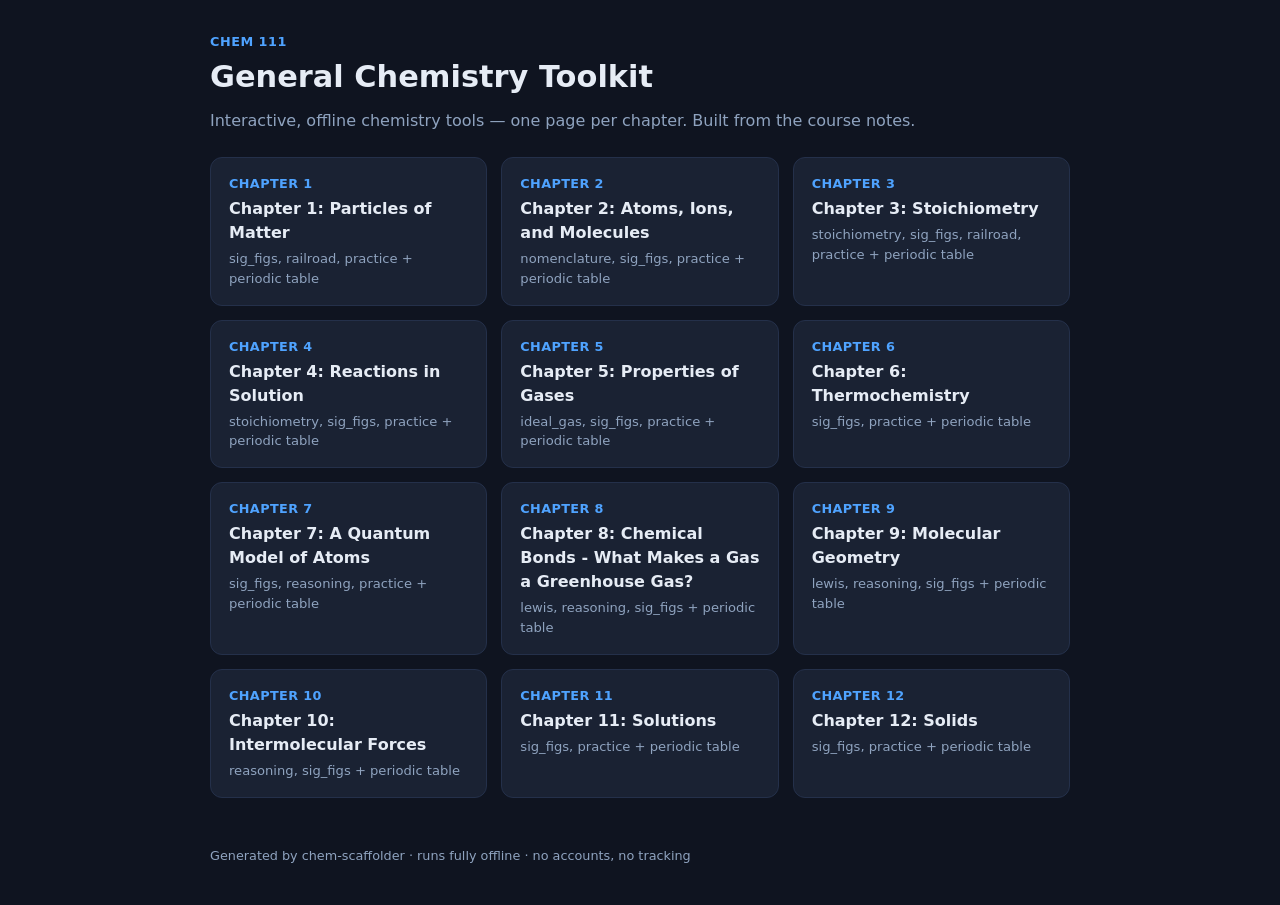
<file: docs/index.html>
<!doctype html>
<html lang="en"><head><meta charset="utf-8">
<meta name="viewport" content="width=device-width, initial-scale=1">
<title>CHEM 111 Toolkit</title>
<style>
:root{--bg:#0f1420;--card:#1a2233;--ink:#e6ecf5;--mut:#8fa3bf;--acc:#4fa3ff}
*{box-sizing:border-box}body{margin:0;font:16px/1.5 system-ui,Segoe UI,Roboto,sans-serif;background:var(--bg);color:var(--ink)}
header{max-width:900px;margin:0 auto;padding:32px 20px 8px}.k{color:var(--acc);font-weight:600;letter-spacing:.04em;text-transform:uppercase;font-size:.8rem}
h1{margin:.1em 0 .3em;font-size:1.9rem}p.sub{color:var(--mut);margin:.2em 0 0}
main{max-width:900px;margin:0 auto;padding:16px 20px 48px;display:grid;grid-template-columns:repeat(auto-fill,minmax(260px,1fr));gap:14px}
.card{display:flex;flex-direction:column;gap:4px;text-decoration:none;color:var(--ink);background:var(--card);border:1px solid #24304a;border-radius:12px;padding:16px 18px}
.card:hover{border-color:var(--acc)}.ch{color:var(--acc);font-weight:600;font-size:.8rem;text-transform:uppercase;letter-spacing:.03em}
.t{font-weight:600}.c{color:var(--mut);font-size:.82rem}
footer{max-width:900px;margin:0 auto;padding:0 20px 40px;color:var(--mut);font-size:.8rem}
</style></head><body>
<header><div class="k">CHEM 111</div><h1>General Chemistry Toolkit</h1>
<p class="sub">Interactive, offline chemistry tools — one page per chapter. Built from the course notes.</p></header>
<main>
    <a class="card" href="ch01/index.html"><span class="ch">Chapter 1</span><span class="t">Chapter 1: Particles of Matter</span><span class="c">sig_figs, railroad, practice + periodic table</span></a>
    <a class="card" href="ch02/index.html"><span class="ch">Chapter 2</span><span class="t">Chapter 2: Atoms, Ions, and Molecules</span><span class="c">nomenclature, sig_figs, practice + periodic table</span></a>
    <a class="card" href="ch03/index.html"><span class="ch">Chapter 3</span><span class="t">Chapter 3: Stoichiometry</span><span class="c">stoichiometry, sig_figs, railroad, practice + periodic table</span></a>
    <a class="card" href="ch04/index.html"><span class="ch">Chapter 4</span><span class="t">Chapter 4: Reactions in Solution</span><span class="c">stoichiometry, sig_figs, practice + periodic table</span></a>
    <a class="card" href="ch05/index.html"><span class="ch">Chapter 5</span><span class="t">Chapter 5: Properties of Gases</span><span class="c">ideal_gas, sig_figs, practice + periodic table</span></a>
    <a class="card" href="ch06/index.html"><span class="ch">Chapter 6</span><span class="t">Chapter 6: Thermochemistry</span><span class="c">sig_figs, practice + periodic table</span></a>
    <a class="card" href="ch07/index.html"><span class="ch">Chapter 7</span><span class="t">Chapter 7: A Quantum Model of Atoms</span><span class="c">sig_figs, reasoning, practice + periodic table</span></a>
    <a class="card" href="ch08/index.html"><span class="ch">Chapter 8</span><span class="t">Chapter 8: Chemical Bonds - What Makes a Gas a Greenhouse Gas?</span><span class="c">lewis, reasoning, sig_figs + periodic table</span></a>
    <a class="card" href="ch09/index.html"><span class="ch">Chapter 9</span><span class="t">Chapter 9: Molecular Geometry</span><span class="c">lewis, reasoning, sig_figs + periodic table</span></a>
    <a class="card" href="ch10/index.html"><span class="ch">Chapter 10</span><span class="t">Chapter 10: Intermolecular Forces</span><span class="c">reasoning, sig_figs + periodic table</span></a>
    <a class="card" href="ch11/index.html"><span class="ch">Chapter 11</span><span class="t">Chapter 11: Solutions</span><span class="c">sig_figs, practice + periodic table</span></a>
    <a class="card" href="ch12/index.html"><span class="ch">Chapter 12</span><span class="t">Chapter 12: Solids</span><span class="c">sig_figs, practice + periodic table</span></a>
</main>
<footer>Generated by chem-scaffolder · runs fully offline · no accounts, no tracking</footer>
</body></html>
</file>
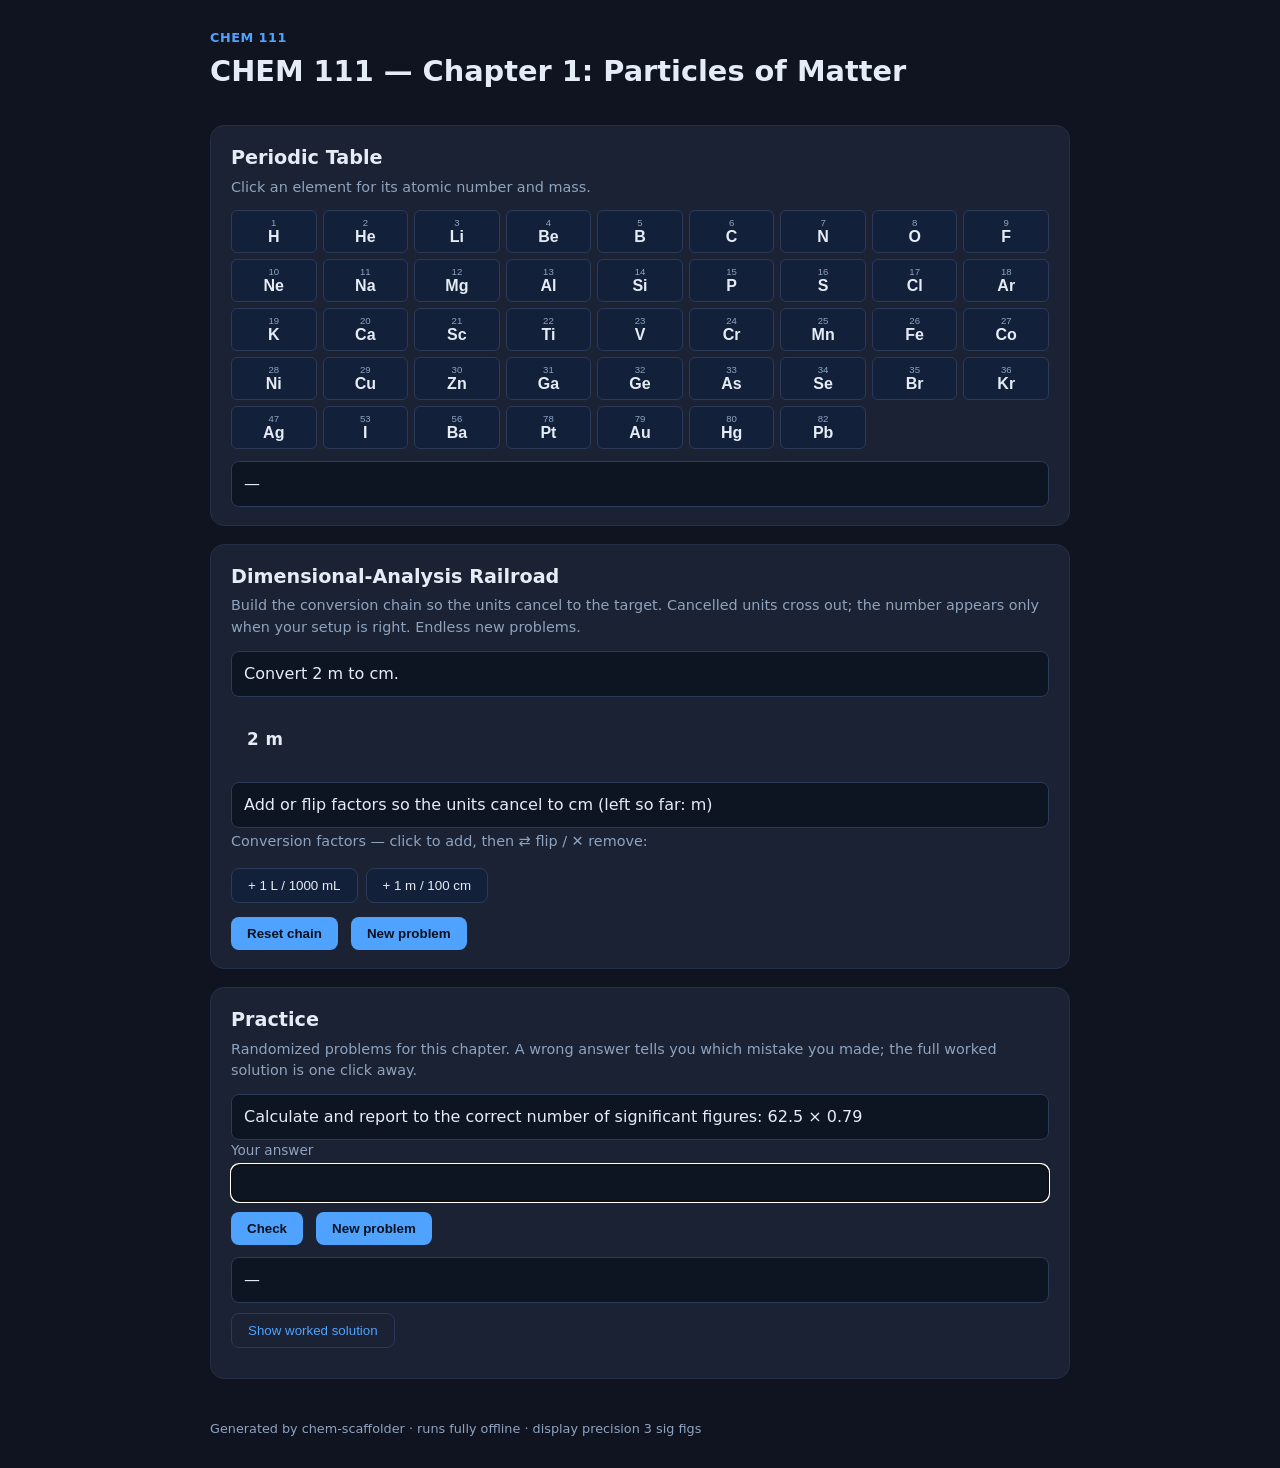
<file: docs/ch01/index.html>
<!doctype html>
<html lang="en">
<head>
<meta charset="utf-8">
<meta name="viewport" content="width=device-width, initial-scale=1">
<title>CHEM 111 — Chapter 1: Particles of Matter</title>
<link rel="stylesheet" href="styles.css">
</head>
<body>
  <header>
    <div class="course">CHEM 111</div>
    <h1>CHEM 111 — Chapter 1: Particles of Matter</h1>
  </header>
  <main>

      <section class="card" id="ptable">
        <h2>Periodic Table</h2>
        <p class="hint">Click an element for its atomic number and mass.</p>
        <div id="pt-grid" class="pt-grid"></div>
        <div class="result" id="pt-out">—</div>
      </section>
      <section class="card" id="railroad">
        <h2>Dimensional-Analysis Railroad</h2>
        <p class="hint">Build the conversion chain so the units cancel to the target. Cancelled units cross out; the number appears only when your setup is right. Endless new problems.</p>
        <div class="result" id="rr-prompt">…</div>
        <div id="rr-grid" class="rr-grid"></div>
        <div class="result" id="rr-status">—</div>
        <div class="hint">Conversion factors — click to add, then ⇄ flip / ✕ remove:</div>
        <div id="rr-palette"></div>
        <button onclick="rrReset()">Reset chain</button>
        <button onclick="rrNext()">New problem</button>
      </section>
      <section class="card" id="practice">
        <h2>Practice</h2>
        <p class="hint">Randomized problems for this chapter. A wrong answer tells you which mistake you made; the full worked solution is one click away.</p>
        <div class="result" id="pr-question">…</div>
        <label>Your answer<input id="pr-input" type="text" autocomplete="off" spellcheck="false"></label>
        <button onclick="prSubmit()">Check</button>
        <button onclick="prNext()">New problem</button>
        <div class="result" id="pr-feedback">—</div>
        <button type="button" class="work-toggle" id="pr-work-btn" onclick="prToggleWork()">Show worked solution</button>
        <div id="pr-steps" class="work-body" hidden></div>
        <div class="hint" id="pr-stats"></div>
      </section>
  </main>
  <footer>Generated by chem-scaffolder · runs fully offline · display precision 3 sig figs</footer>
  <script src="chem-data.js"></script>
  <script src="chem-core.js"></script>
  <script>
var APP_SIG = 3;         // display precision, from the spec
var APP_CHAPTER = 1;   // scopes question banks to this chapter (null = all)

(function renderPT(){
  var grid=document.getElementById("pt-grid"); if(!grid) return;
  CHEM_DATA.elements.forEach(function(e){
    var b=document.createElement("button"); b.className="pt-cell";
    b.innerHTML="<span class='pt-no'>"+e[0]+"</span><span class='pt-sym'>"+e[1]+"</span>";
    b.onclick=function(){ var o=document.getElementById("pt-out"); o.className="result ok";
      o.textContent = e[2]+" ("+e[1]+"): Z="+e[0]+", M="+CHEM_CORE.sigFig(e[3], APP_SIG)+" g/mol"; };
    grid.appendChild(b);
  });
})();
var RAIL = (function(){
  var prob = null, chain = [];   // chain: [{factorId, flipped}]
  function factorById(id){ return prob.palette.filter(function(f){ return f.id === id; })[0]; }
  function resolvedFactors(){
    return chain.map(function(c){ var f = factorById(c.factorId); return c.flipped ? { num:f.den, den:f.num } : { num:f.num, den:f.den }; });
  }
  function unitSpan(u, struck){ return "<span class='rru" + (struck ? " cancel" : "") + "'>" + u + "</span>"; }
  function renderPalette(){
    var pal = document.getElementById("rr-palette"); pal.innerHTML = "";
    prob.palette.forEach(function(f){
      var b = document.createElement("button");
      b.textContent = "+  " + f.num.value + " " + f.num.unit + " / " + f.den.value + " " + f.den.unit;
      b.onclick = function(){ chain.push({ factorId:f.id, flipped:false }); update(); };
      pal.appendChild(b);
    });
  }
  function renderGrid(net){
    var grid = document.getElementById("rr-grid"); grid.innerHTML = "";
    function struck(u){ return !net[u]; }   // net keeps only surviving (nonzero) units
    var s = prob.start, col0 = document.createElement("div"); col0.className = "rr-col rr-start";
    col0.innerHTML = "<div class='rr-num'>" + s.value + " " + unitSpan(s.unit, struck(s.unit)) + "</div>";
    grid.appendChild(col0);
    chain.forEach(function(c, idx){
      var f = factorById(c.factorId), num = c.flipped ? f.den : f.num, den = c.flipped ? f.num : f.den;
      var col = document.createElement("div"); col.className = "rr-col";
      col.innerHTML = "<div class='rr-num'>" + num.value + " " + unitSpan(num.unit, struck(num.unit)) + "</div>"
                    + "<div class='rr-den'>" + den.value + " " + unitSpan(den.unit, struck(den.unit)) + "</div>";
      var ctrls = document.createElement("div"); ctrls.className = "rr-ctrls";
      var flip = document.createElement("button"); flip.textContent = "⇄"; flip.title = "flip"; flip.onclick = function(){ c.flipped = !c.flipped; update(); };
      var rm = document.createElement("button"); rm.textContent = "✕"; rm.title = "remove"; rm.onclick = function(){ chain.splice(idx,1); update(); };
      ctrls.appendChild(flip); ctrls.appendChild(rm); col.appendChild(ctrls);
      grid.appendChild(col);
    });
  }
  function update(){
    var res = CHEM_CORE.railroadSolve(prob.start, resolvedFactors());
    renderGrid(res.units);
    var status = document.getElementById("rr-status");
    if (CHEM_CORE.railroadResolved(res.units, prob.target)) {
      status.className = "result ok";
      status.textContent = "✓ units cancel to " + prob.target + "   =   " + CHEM_CORE.sigFig(res.value, APP_SIG) + " " + prob.target;
    } else {
      status.className = "result";
      status.textContent = "Add or flip factors so the units cancel to " + prob.target + "   (left so far: " + CHEM_CORE.unitString(res.units) + ")";
    }
  }
  function newProblem(){
    prob = CHEM_CORE.nextRailroadProblem(APP_CHAPTER); chain = [];
    document.getElementById("rr-prompt").textContent = prob.prompt;
    renderPalette(); update();
  }
  newProblem();
  return { reset: function(){ chain = []; update(); }, next: newProblem };
})();
function rrReset(){ RAIL.reset(); }
function rrNext(){ RAIL.next(); }
var PRAC = (function(){
  // STANDARD: worked solutions are always available but HIDDEN by default behind a
  // toggle. Any future widget with step-by-step solutions should follow this pattern.
  var streak = 0, inst = null, workOpen = false;
  function stepsHtml(steps){ return steps.map(function(s){ return "<div class='pr-step'>" + s + "</div>"; }).join(""); }
  function renderWork(){
    var el = document.getElementById("pr-steps"), btn = document.getElementById("pr-work-btn");
    el.innerHTML = stepsHtml(inst.steps);
    el.hidden = !workOpen;
    btn.textContent = workOpen ? "Hide worked solution" : "Show worked solution";
  }
  function stats(){ document.getElementById("pr-stats").textContent = streak > 1 ? ("streak: " + streak) : ""; }
  function newProblem(){
    inst = CHEM_CORE.buildPractice({ chapter: APP_CHAPTER });
    document.getElementById("pr-question").textContent = inst.question;
    document.getElementById("pr-input").value = "";
    var fb = document.getElementById("pr-feedback"); fb.className = "result"; fb.textContent = "—";
    workOpen = false; renderWork(); stats();   // hidden by default on every new problem
    document.getElementById("pr-input").focus();
  }
  function submit(){
    if (!inst) return;
    var g = document.getElementById("pr-input").value;
    if (g.trim() === "") return;
    var r = CHEM_CORE.gradePractice(g, inst), fb = document.getElementById("pr-feedback");
    if (r.correct) { streak++; fb.className = "result ok"; fb.textContent = r.message; stats(); setTimeout(newProblem, 1100); }
    else { streak = 0; fb.className = "result err"; fb.textContent = r.message; stats(); }
  }
  document.getElementById("pr-input").addEventListener("keydown", function(e){ if (e.key === "Enter") submit(); });
  newProblem();
  return { submit: submit, next: newProblem, toggleWork: function(){ workOpen = !workOpen; renderWork(); } };
})();
function prSubmit(){ PRAC.submit(); }
function prNext(){ PRAC.next(); }
function prToggleWork(){ PRAC.toggleWork(); }
  </script>
</body>
</html>
</file>
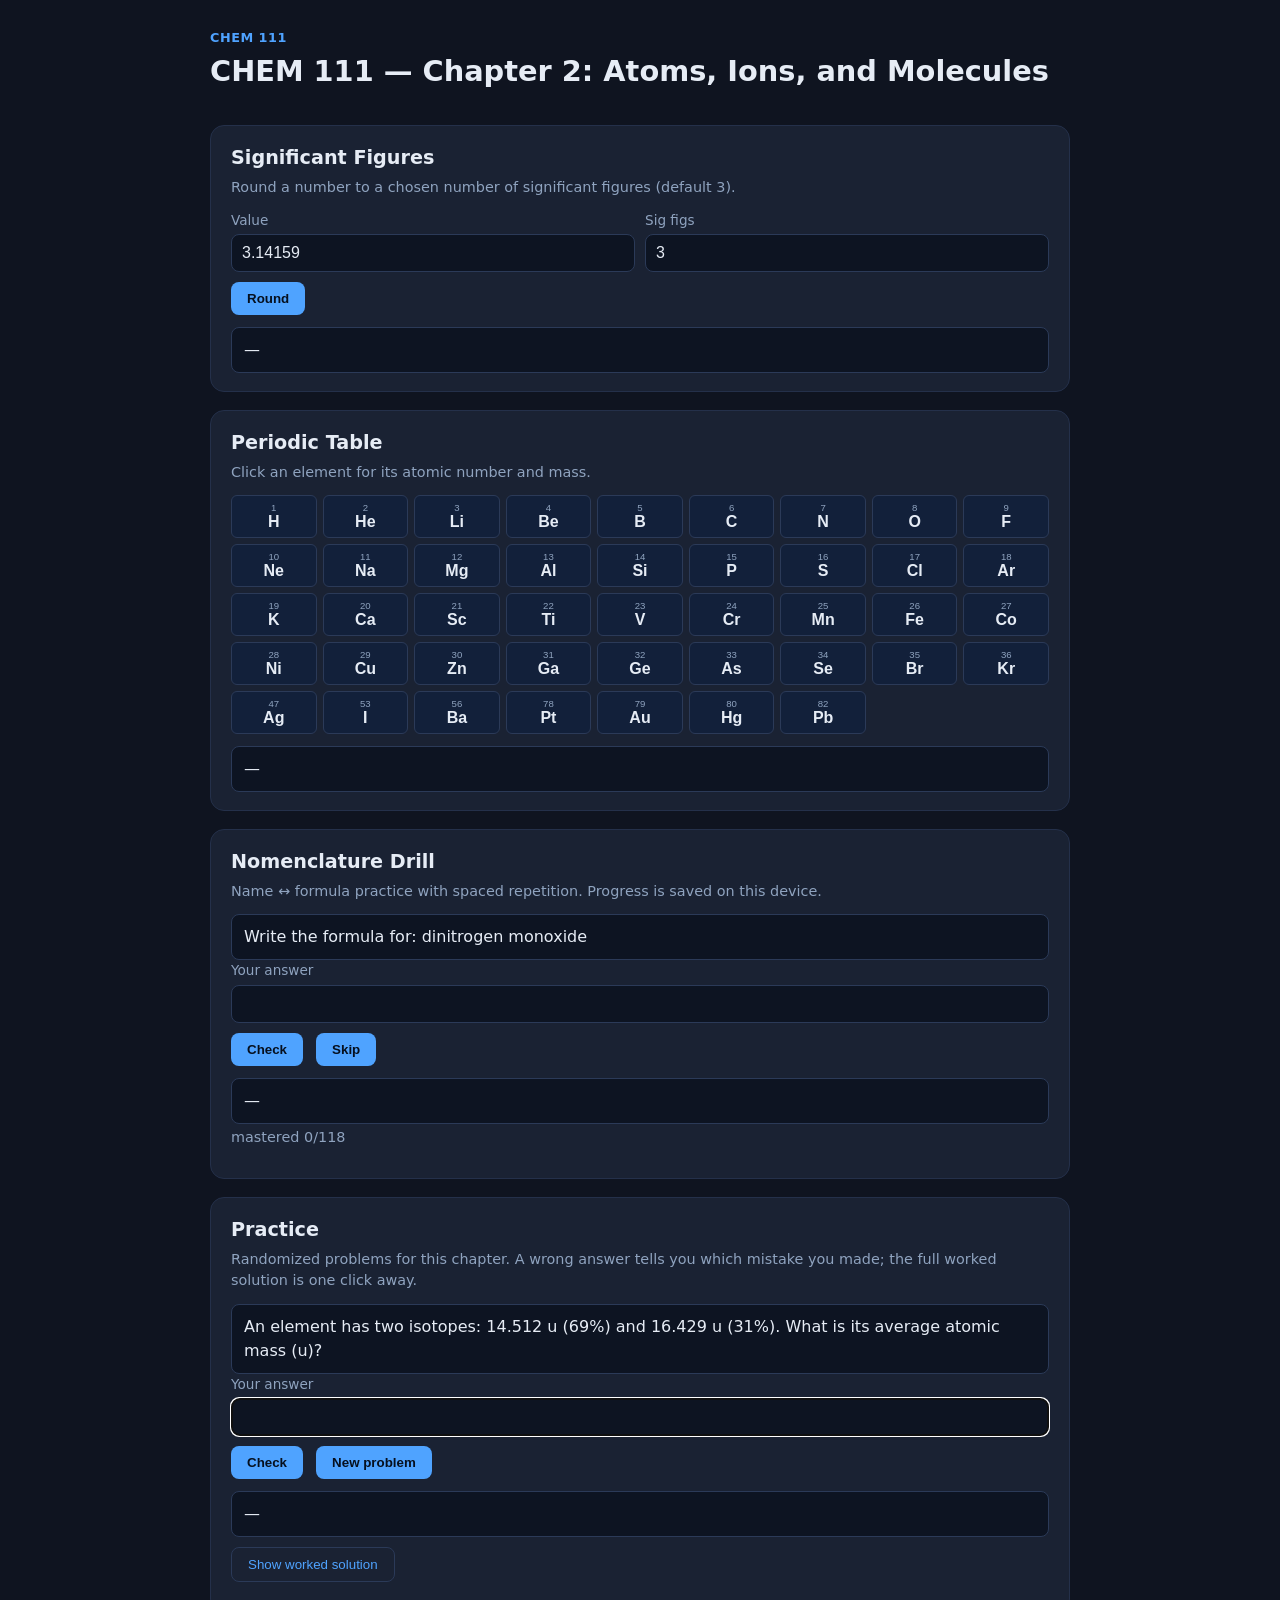
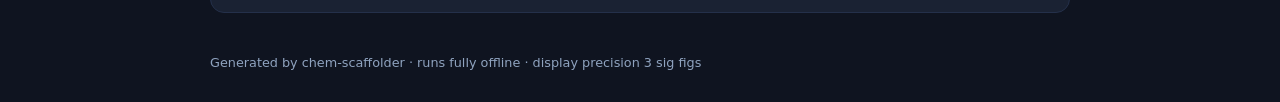
<file: docs/ch02/index.html>
<!doctype html>
<html lang="en">
<head>
<meta charset="utf-8">
<meta name="viewport" content="width=device-width, initial-scale=1">
<title>CHEM 111 — Chapter 2: Atoms, Ions, and Molecules</title>
<link rel="stylesheet" href="styles.css">
</head>
<body>
  <header>
    <div class="course">CHEM 111</div>
    <h1>CHEM 111 — Chapter 2: Atoms, Ions, and Molecules</h1>
  </header>
  <main>

      <section class="card" id="sigfigs">
        <h2>Significant Figures</h2>
        <p class="hint">Round a number to a chosen number of significant figures (default 3).</p>
        <div class="grid2">
          <label>Value<input id="sf-x" type="number" step="any" value="3.14159"></label>
          <label>Sig figs<input id="sf-n" type="number" min="1" max="10" value="3"></label>
        </div>
        <button onclick="runSigFig()">Round</button>
        <div class="result" id="sf-out">—</div>
      </section>
      <section class="card" id="ptable">
        <h2>Periodic Table</h2>
        <p class="hint">Click an element for its atomic number and mass.</p>
        <div id="pt-grid" class="pt-grid"></div>
        <div class="result" id="pt-out">—</div>
      </section>
      <section class="card" id="nomenclature">
        <h2>Nomenclature Drill</h2>
        <p class="hint">Name &harr; formula practice with spaced repetition. Progress is saved on this device.</p>
        <div class="result" id="nm-prompt">Loading…</div>
        <label>Your answer<input id="nm-input" type="text" autocomplete="off" spellcheck="false"></label>
        <button onclick="nmSubmit()">Check</button>
        <button onclick="nmNext()">Skip</button>
        <div class="result" id="nm-feedback">—</div>
        <div class="hint" id="nm-stats"></div>
      </section>
      <section class="card" id="practice">
        <h2>Practice</h2>
        <p class="hint">Randomized problems for this chapter. A wrong answer tells you which mistake you made; the full worked solution is one click away.</p>
        <div class="result" id="pr-question">…</div>
        <label>Your answer<input id="pr-input" type="text" autocomplete="off" spellcheck="false"></label>
        <button onclick="prSubmit()">Check</button>
        <button onclick="prNext()">New problem</button>
        <div class="result" id="pr-feedback">—</div>
        <button type="button" class="work-toggle" id="pr-work-btn" onclick="prToggleWork()">Show worked solution</button>
        <div id="pr-steps" class="work-body" hidden></div>
        <div class="hint" id="pr-stats"></div>
      </section>
  </main>
  <footer>Generated by chem-scaffolder · runs fully offline · display precision 3 sig figs</footer>
  <script src="chem-data.js"></script>
  <script src="chem-core.js"></script>
  <script>
var APP_SIG = 3;         // display precision, from the spec
var APP_CHAPTER = 2;   // scopes question banks to this chapter (null = all)

function runSigFig() {
  var out=document.getElementById("sf-out");
  try { var x=Number(document.getElementById("sf-x").value);
    var n=parseInt(document.getElementById("sf-n").value,10);
    out.className="result ok"; out.textContent = CHEM_CORE.sigFig(x, n); }
  catch(e){ out.className="result err"; out.textContent=e.message; }
}
(function renderPT(){
  var grid=document.getElementById("pt-grid"); if(!grid) return;
  CHEM_DATA.elements.forEach(function(e){
    var b=document.createElement("button"); b.className="pt-cell";
    b.innerHTML="<span class='pt-no'>"+e[0]+"</span><span class='pt-sym'>"+e[1]+"</span>";
    b.onclick=function(){ var o=document.getElementById("pt-out"); o.className="result ok";
      o.textContent = e[2]+" ("+e[1]+"): Z="+e[0]+", M="+CHEM_CORE.sigFig(e[3], APP_SIG)+" g/mol"; };
    grid.appendChild(b);
  });
})();
var NOMEN = (function(){
  var KEY = "chem-nomenclature-v1";
  var bank = CHEM_CORE.buildItemBank();
  var state = loadState();
  var current = null;
  function loadState(){
    try { var s = JSON.parse(localStorage.getItem(KEY)); if (s && s.boxes) return s; } catch(e){}
    return { boxes:{}, errors:{}, seen:0 };
  }
  function save(){ try { localStorage.setItem(KEY, JSON.stringify(state)); } catch(e){} }
  function box(id){ return state.boxes[id] || 1; }
  function pick(){
    var min = 6; bank.forEach(function(it){ var b = box(it.id); if (b < min) min = b; });
    var pool = bank.filter(function(it){ return box(it.id) === min; });
    return pool[Math.floor(Math.random() * pool.length)];
  }
  function stats(){
    var mastered = bank.filter(function(it){ return box(it.id) >= 5; }).length;
    var errs = Object.keys(state.errors).map(function(k){ return k + " ×" + state.errors[k]; }).join(" · ");
    document.getElementById("nm-stats").textContent =
      "mastered " + mastered + "/" + bank.length + (errs ? "  |  misses: " + errs : "");
  }
  function render(){
    current = pick();
    document.getElementById("nm-prompt").textContent = current.question;
    var input = document.getElementById("nm-input"); input.value = ""; input.focus();
    var fb = document.getElementById("nm-feedback"); fb.className = "result"; fb.textContent = "—";
    stats();
  }
  function submit(){
    if (!current) return;
    var given = document.getElementById("nm-input").value;
    if (given.trim() === "") return;
    var fb = document.getElementById("nm-feedback");
    if (CHEM_CORE.checkAnswer(given, current)) {
      state.boxes[current.id] = Math.min(box(current.id) + 1, 5);
      fb.className = "result ok"; fb.textContent = "Correct ✓";
    } else {
      state.boxes[current.id] = 1;
      var kind = CHEM_CORE.classifyError(given, current);
      state.errors[kind] = (state.errors[kind] || 0) + 1;
      fb.className = "result err"; fb.textContent = "Not quite (" + kind + "). Answer: " + current.answer;
    }
    state.seen++; save(); stats();
    setTimeout(render, 1300);
  }
  document.getElementById("nm-input").addEventListener("keydown", function(e){ if (e.key === "Enter") submit(); });
  render();
  return { submit: submit, next: render };
})();
function nmSubmit(){ NOMEN.submit(); }
function nmNext(){ NOMEN.next(); }
var PRAC = (function(){
  // STANDARD: worked solutions are always available but HIDDEN by default behind a
  // toggle. Any future widget with step-by-step solutions should follow this pattern.
  var streak = 0, inst = null, workOpen = false;
  function stepsHtml(steps){ return steps.map(function(s){ return "<div class='pr-step'>" + s + "</div>"; }).join(""); }
  function renderWork(){
    var el = document.getElementById("pr-steps"), btn = document.getElementById("pr-work-btn");
    el.innerHTML = stepsHtml(inst.steps);
    el.hidden = !workOpen;
    btn.textContent = workOpen ? "Hide worked solution" : "Show worked solution";
  }
  function stats(){ document.getElementById("pr-stats").textContent = streak > 1 ? ("streak: " + streak) : ""; }
  function newProblem(){
    inst = CHEM_CORE.buildPractice({ chapter: APP_CHAPTER });
    document.getElementById("pr-question").textContent = inst.question;
    document.getElementById("pr-input").value = "";
    var fb = document.getElementById("pr-feedback"); fb.className = "result"; fb.textContent = "—";
    workOpen = false; renderWork(); stats();   // hidden by default on every new problem
    document.getElementById("pr-input").focus();
  }
  function submit(){
    if (!inst) return;
    var g = document.getElementById("pr-input").value;
    if (g.trim() === "") return;
    var r = CHEM_CORE.gradePractice(g, inst), fb = document.getElementById("pr-feedback");
    if (r.correct) { streak++; fb.className = "result ok"; fb.textContent = r.message; stats(); setTimeout(newProblem, 1100); }
    else { streak = 0; fb.className = "result err"; fb.textContent = r.message; stats(); }
  }
  document.getElementById("pr-input").addEventListener("keydown", function(e){ if (e.key === "Enter") submit(); });
  newProblem();
  return { submit: submit, next: newProblem, toggleWork: function(){ workOpen = !workOpen; renderWork(); } };
})();
function prSubmit(){ PRAC.submit(); }
function prNext(){ PRAC.next(); }
function prToggleWork(){ PRAC.toggleWork(); }
  </script>
</body>
</html>
</file>
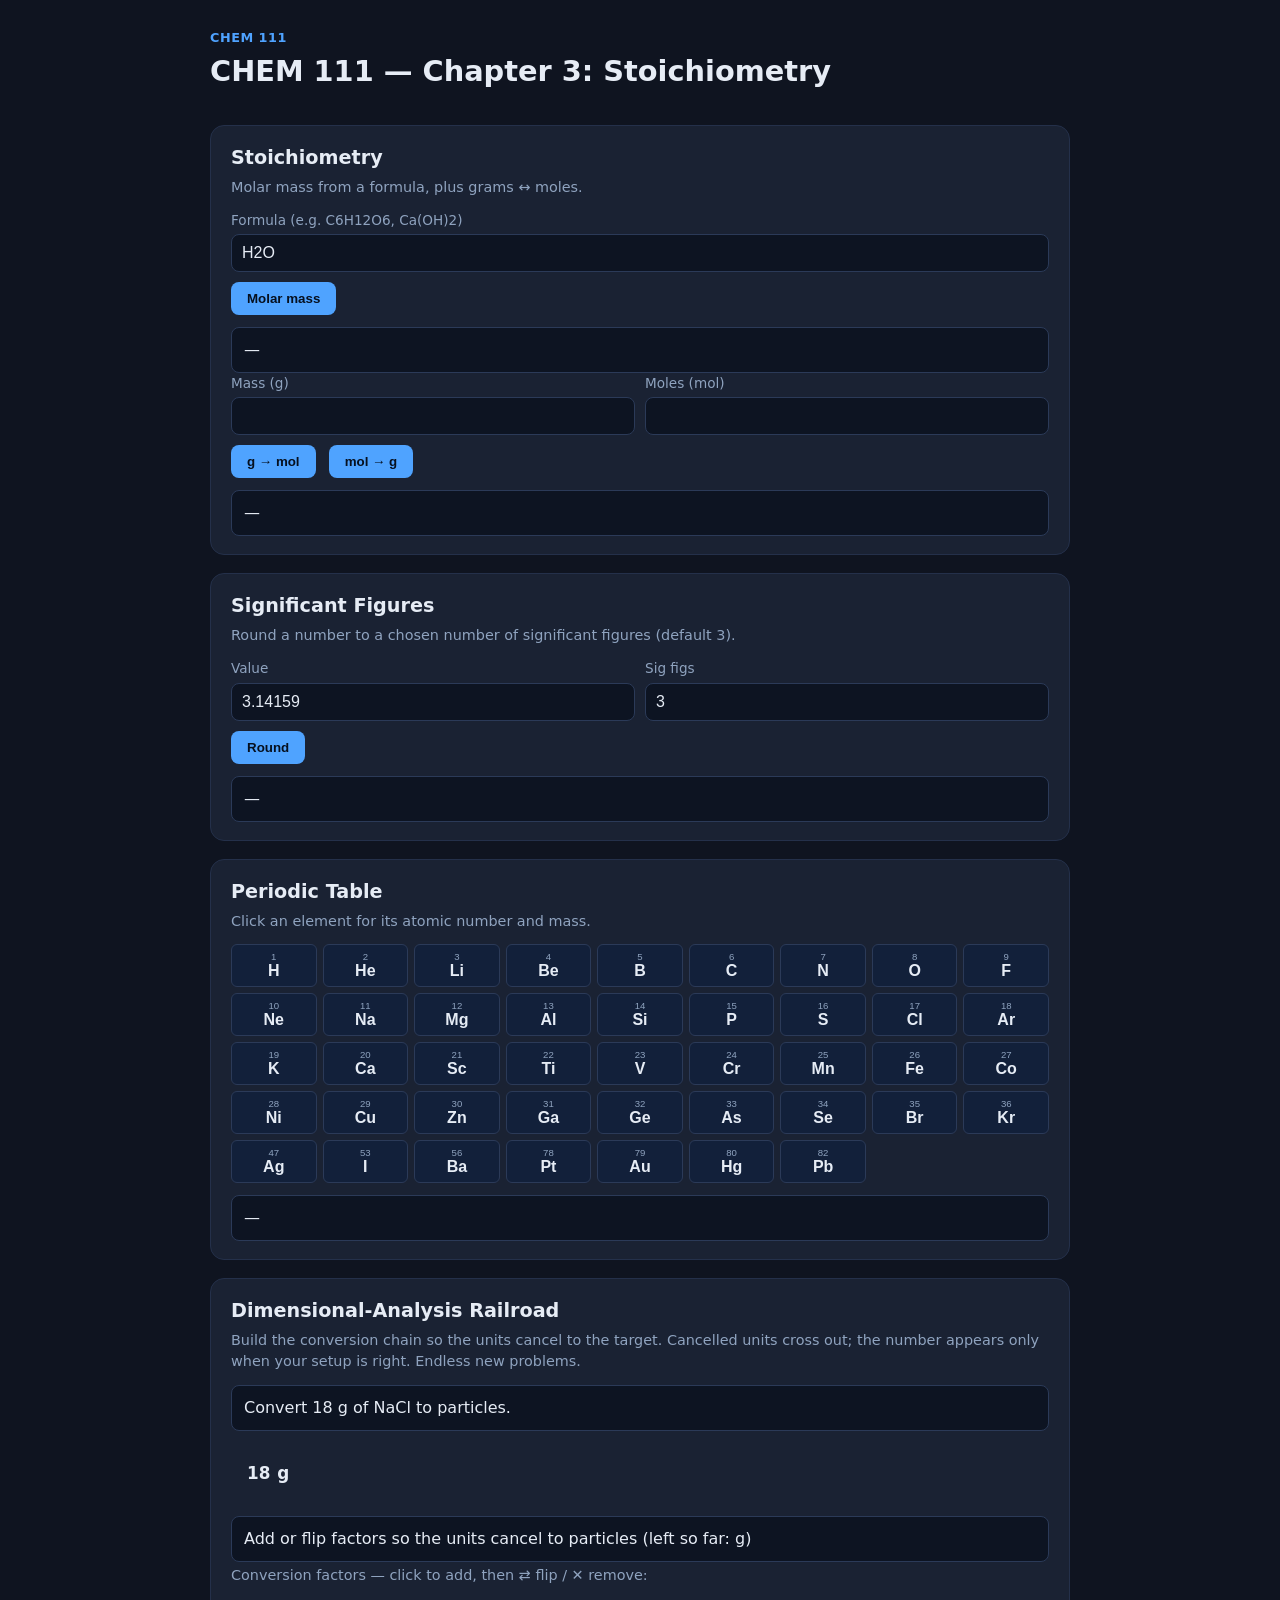
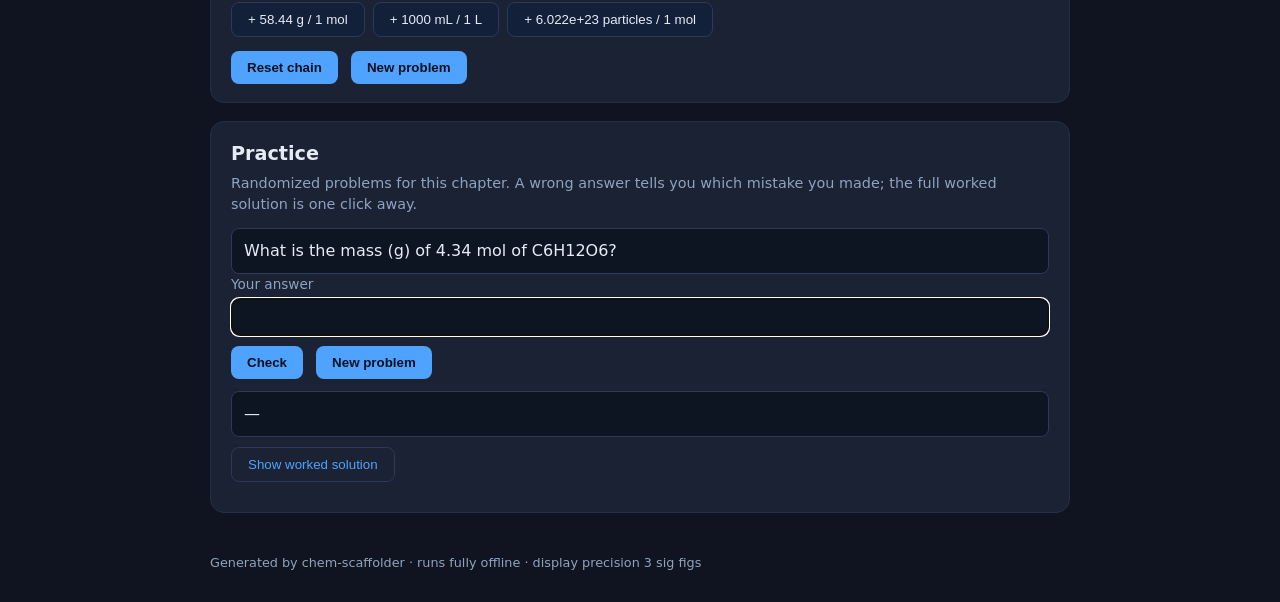
<file: docs/ch03/index.html>
<!doctype html>
<html lang="en">
<head>
<meta charset="utf-8">
<meta name="viewport" content="width=device-width, initial-scale=1">
<title>CHEM 111 — Chapter 3: Stoichiometry</title>
<link rel="stylesheet" href="styles.css">
</head>
<body>
  <header>
    <div class="course">CHEM 111</div>
    <h1>CHEM 111 — Chapter 3: Stoichiometry</h1>
  </header>
  <main>

      <section class="card" id="stoich">
        <h2>Stoichiometry</h2>
        <p class="hint">Molar mass from a formula, plus grams &harr; moles.</p>
        <label>Formula (e.g. C6H12O6, Ca(OH)2)<input id="st-formula" type="text" value="H2O"></label>
        <button onclick="runMolarMass()">Molar mass</button>
        <div class="result" id="st-mm">—</div>
        <div class="grid2">
          <label>Mass (g)<input id="st-g" type="number" step="any"></label>
          <label>Moles (mol)<input id="st-mol" type="number" step="any"></label>
        </div>
        <button onclick="runGtoMol()">g &rarr; mol</button>
        <button onclick="runMoltoG()">mol &rarr; g</button>
        <div class="result" id="st-conv">—</div>
      </section>
      <section class="card" id="sigfigs">
        <h2>Significant Figures</h2>
        <p class="hint">Round a number to a chosen number of significant figures (default 3).</p>
        <div class="grid2">
          <label>Value<input id="sf-x" type="number" step="any" value="3.14159"></label>
          <label>Sig figs<input id="sf-n" type="number" min="1" max="10" value="3"></label>
        </div>
        <button onclick="runSigFig()">Round</button>
        <div class="result" id="sf-out">—</div>
      </section>
      <section class="card" id="ptable">
        <h2>Periodic Table</h2>
        <p class="hint">Click an element for its atomic number and mass.</p>
        <div id="pt-grid" class="pt-grid"></div>
        <div class="result" id="pt-out">—</div>
      </section>
      <section class="card" id="railroad">
        <h2>Dimensional-Analysis Railroad</h2>
        <p class="hint">Build the conversion chain so the units cancel to the target. Cancelled units cross out; the number appears only when your setup is right. Endless new problems.</p>
        <div class="result" id="rr-prompt">…</div>
        <div id="rr-grid" class="rr-grid"></div>
        <div class="result" id="rr-status">—</div>
        <div class="hint">Conversion factors — click to add, then ⇄ flip / ✕ remove:</div>
        <div id="rr-palette"></div>
        <button onclick="rrReset()">Reset chain</button>
        <button onclick="rrNext()">New problem</button>
      </section>
      <section class="card" id="practice">
        <h2>Practice</h2>
        <p class="hint">Randomized problems for this chapter. A wrong answer tells you which mistake you made; the full worked solution is one click away.</p>
        <div class="result" id="pr-question">…</div>
        <label>Your answer<input id="pr-input" type="text" autocomplete="off" spellcheck="false"></label>
        <button onclick="prSubmit()">Check</button>
        <button onclick="prNext()">New problem</button>
        <div class="result" id="pr-feedback">—</div>
        <button type="button" class="work-toggle" id="pr-work-btn" onclick="prToggleWork()">Show worked solution</button>
        <div id="pr-steps" class="work-body" hidden></div>
        <div class="hint" id="pr-stats"></div>
      </section>
  </main>
  <footer>Generated by chem-scaffolder · runs fully offline · display precision 3 sig figs</footer>
  <script src="chem-data.js"></script>
  <script src="chem-core.js"></script>
  <script>
var APP_SIG = 3;         // display precision, from the spec
var APP_CHAPTER = 3;   // scopes question banks to this chapter (null = all)

function runMolarMass() {
  var out=document.getElementById("st-mm");
  try { var mm = CHEM_CORE.molarMass(document.getElementById("st-formula").value.trim());
    window.__lastMM = mm; out.className="result ok";
    out.textContent = "M = " + CHEM_CORE.sigFig(mm, APP_SIG) + " g/mol"; }
  catch(e){ out.className="result err"; out.textContent=e.message; }
}
function runGtoMol() {
  var out=document.getElementById("st-conv");
  try { var mm = CHEM_CORE.molarMass(document.getElementById("st-formula").value.trim());
    var g = Number(document.getElementById("st-g").value);
    out.className="result ok"; out.textContent = CHEM_CORE.sigFig(g/mm, APP_SIG) + " mol"; }
  catch(e){ out.className="result err"; out.textContent=e.message; }
}
function runMoltoG() {
  var out=document.getElementById("st-conv");
  try { var mm = CHEM_CORE.molarMass(document.getElementById("st-formula").value.trim());
    var mol = Number(document.getElementById("st-mol").value);
    out.className="result ok"; out.textContent = CHEM_CORE.sigFig(mol*mm, APP_SIG) + " g"; }
  catch(e){ out.className="result err"; out.textContent=e.message; }
}
function runSigFig() {
  var out=document.getElementById("sf-out");
  try { var x=Number(document.getElementById("sf-x").value);
    var n=parseInt(document.getElementById("sf-n").value,10);
    out.className="result ok"; out.textContent = CHEM_CORE.sigFig(x, n); }
  catch(e){ out.className="result err"; out.textContent=e.message; }
}
(function renderPT(){
  var grid=document.getElementById("pt-grid"); if(!grid) return;
  CHEM_DATA.elements.forEach(function(e){
    var b=document.createElement("button"); b.className="pt-cell";
    b.innerHTML="<span class='pt-no'>"+e[0]+"</span><span class='pt-sym'>"+e[1]+"</span>";
    b.onclick=function(){ var o=document.getElementById("pt-out"); o.className="result ok";
      o.textContent = e[2]+" ("+e[1]+"): Z="+e[0]+", M="+CHEM_CORE.sigFig(e[3], APP_SIG)+" g/mol"; };
    grid.appendChild(b);
  });
})();
var RAIL = (function(){
  var prob = null, chain = [];   // chain: [{factorId, flipped}]
  function factorById(id){ return prob.palette.filter(function(f){ return f.id === id; })[0]; }
  function resolvedFactors(){
    return chain.map(function(c){ var f = factorById(c.factorId); return c.flipped ? { num:f.den, den:f.num } : { num:f.num, den:f.den }; });
  }
  function unitSpan(u, struck){ return "<span class='rru" + (struck ? " cancel" : "") + "'>" + u + "</span>"; }
  function renderPalette(){
    var pal = document.getElementById("rr-palette"); pal.innerHTML = "";
    prob.palette.forEach(function(f){
      var b = document.createElement("button");
      b.textContent = "+  " + f.num.value + " " + f.num.unit + " / " + f.den.value + " " + f.den.unit;
      b.onclick = function(){ chain.push({ factorId:f.id, flipped:false }); update(); };
      pal.appendChild(b);
    });
  }
  function renderGrid(net){
    var grid = document.getElementById("rr-grid"); grid.innerHTML = "";
    function struck(u){ return !net[u]; }   // net keeps only surviving (nonzero) units
    var s = prob.start, col0 = document.createElement("div"); col0.className = "rr-col rr-start";
    col0.innerHTML = "<div class='rr-num'>" + s.value + " " + unitSpan(s.unit, struck(s.unit)) + "</div>";
    grid.appendChild(col0);
    chain.forEach(function(c, idx){
      var f = factorById(c.factorId), num = c.flipped ? f.den : f.num, den = c.flipped ? f.num : f.den;
      var col = document.createElement("div"); col.className = "rr-col";
      col.innerHTML = "<div class='rr-num'>" + num.value + " " + unitSpan(num.unit, struck(num.unit)) + "</div>"
                    + "<div class='rr-den'>" + den.value + " " + unitSpan(den.unit, struck(den.unit)) + "</div>";
      var ctrls = document.createElement("div"); ctrls.className = "rr-ctrls";
      var flip = document.createElement("button"); flip.textContent = "⇄"; flip.title = "flip"; flip.onclick = function(){ c.flipped = !c.flipped; update(); };
      var rm = document.createElement("button"); rm.textContent = "✕"; rm.title = "remove"; rm.onclick = function(){ chain.splice(idx,1); update(); };
      ctrls.appendChild(flip); ctrls.appendChild(rm); col.appendChild(ctrls);
      grid.appendChild(col);
    });
  }
  function update(){
    var res = CHEM_CORE.railroadSolve(prob.start, resolvedFactors());
    renderGrid(res.units);
    var status = document.getElementById("rr-status");
    if (CHEM_CORE.railroadResolved(res.units, prob.target)) {
      status.className = "result ok";
      status.textContent = "✓ units cancel to " + prob.target + "   =   " + CHEM_CORE.sigFig(res.value, APP_SIG) + " " + prob.target;
    } else {
      status.className = "result";
      status.textContent = "Add or flip factors so the units cancel to " + prob.target + "   (left so far: " + CHEM_CORE.unitString(res.units) + ")";
    }
  }
  function newProblem(){
    prob = CHEM_CORE.nextRailroadProblem(APP_CHAPTER); chain = [];
    document.getElementById("rr-prompt").textContent = prob.prompt;
    renderPalette(); update();
  }
  newProblem();
  return { reset: function(){ chain = []; update(); }, next: newProblem };
})();
function rrReset(){ RAIL.reset(); }
function rrNext(){ RAIL.next(); }
var PRAC = (function(){
  // STANDARD: worked solutions are always available but HIDDEN by default behind a
  // toggle. Any future widget with step-by-step solutions should follow this pattern.
  var streak = 0, inst = null, workOpen = false;
  function stepsHtml(steps){ return steps.map(function(s){ return "<div class='pr-step'>" + s + "</div>"; }).join(""); }
  function renderWork(){
    var el = document.getElementById("pr-steps"), btn = document.getElementById("pr-work-btn");
    el.innerHTML = stepsHtml(inst.steps);
    el.hidden = !workOpen;
    btn.textContent = workOpen ? "Hide worked solution" : "Show worked solution";
  }
  function stats(){ document.getElementById("pr-stats").textContent = streak > 1 ? ("streak: " + streak) : ""; }
  function newProblem(){
    inst = CHEM_CORE.buildPractice({ chapter: APP_CHAPTER });
    document.getElementById("pr-question").textContent = inst.question;
    document.getElementById("pr-input").value = "";
    var fb = document.getElementById("pr-feedback"); fb.className = "result"; fb.textContent = "—";
    workOpen = false; renderWork(); stats();   // hidden by default on every new problem
    document.getElementById("pr-input").focus();
  }
  function submit(){
    if (!inst) return;
    var g = document.getElementById("pr-input").value;
    if (g.trim() === "") return;
    var r = CHEM_CORE.gradePractice(g, inst), fb = document.getElementById("pr-feedback");
    if (r.correct) { streak++; fb.className = "result ok"; fb.textContent = r.message; stats(); setTimeout(newProblem, 1100); }
    else { streak = 0; fb.className = "result err"; fb.textContent = r.message; stats(); }
  }
  document.getElementById("pr-input").addEventListener("keydown", function(e){ if (e.key === "Enter") submit(); });
  newProblem();
  return { submit: submit, next: newProblem, toggleWork: function(){ workOpen = !workOpen; renderWork(); } };
})();
function prSubmit(){ PRAC.submit(); }
function prNext(){ PRAC.next(); }
function prToggleWork(){ PRAC.toggleWork(); }
  </script>
</body>
</html>
</file>
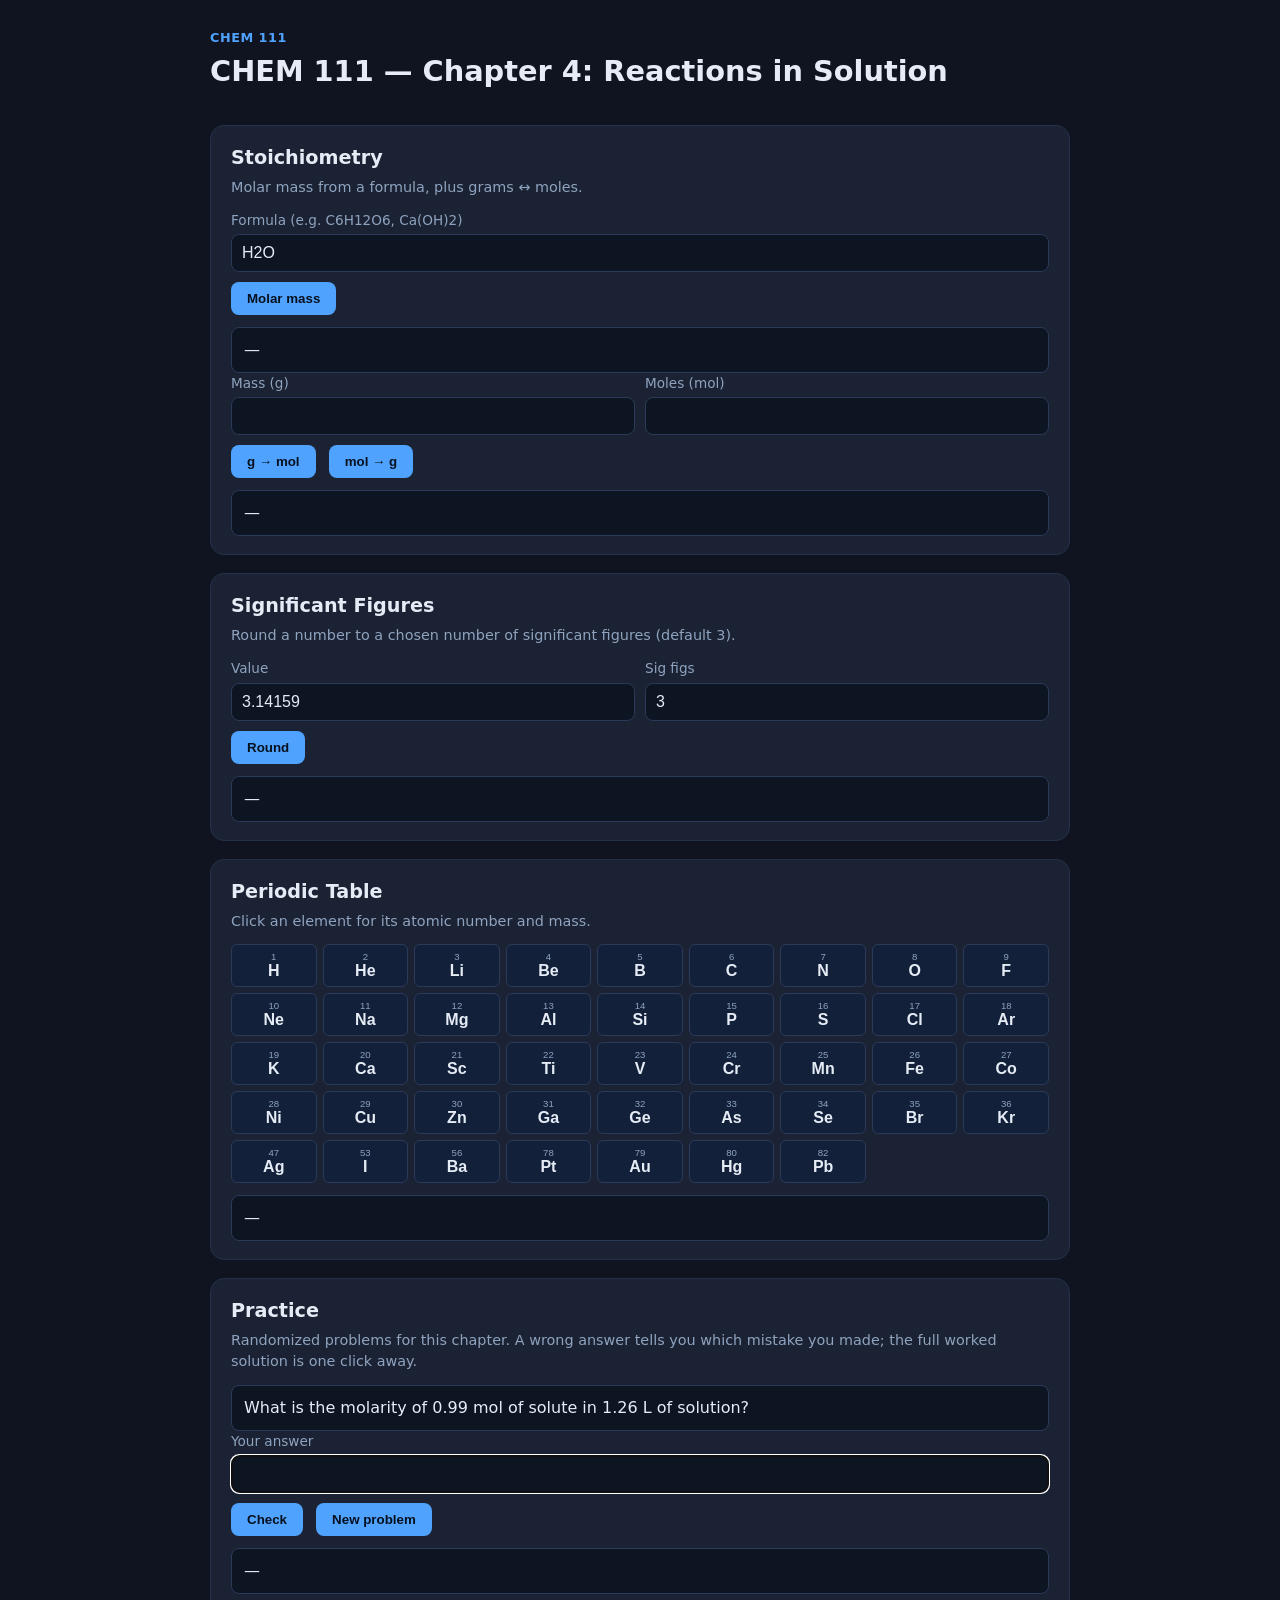
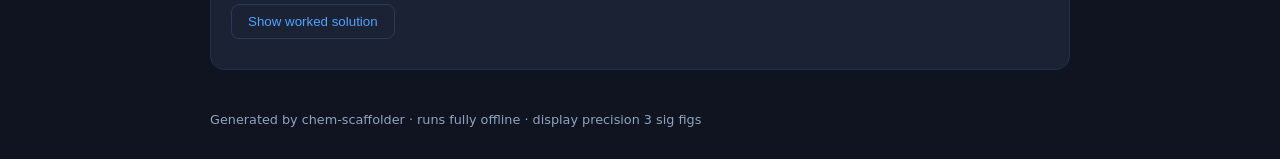
<file: docs/ch04/index.html>
<!doctype html>
<html lang="en">
<head>
<meta charset="utf-8">
<meta name="viewport" content="width=device-width, initial-scale=1">
<title>CHEM 111 — Chapter 4: Reactions in Solution</title>
<link rel="stylesheet" href="styles.css">
</head>
<body>
  <header>
    <div class="course">CHEM 111</div>
    <h1>CHEM 111 — Chapter 4: Reactions in Solution</h1>
  </header>
  <main>

      <section class="card" id="stoich">
        <h2>Stoichiometry</h2>
        <p class="hint">Molar mass from a formula, plus grams &harr; moles.</p>
        <label>Formula (e.g. C6H12O6, Ca(OH)2)<input id="st-formula" type="text" value="H2O"></label>
        <button onclick="runMolarMass()">Molar mass</button>
        <div class="result" id="st-mm">—</div>
        <div class="grid2">
          <label>Mass (g)<input id="st-g" type="number" step="any"></label>
          <label>Moles (mol)<input id="st-mol" type="number" step="any"></label>
        </div>
        <button onclick="runGtoMol()">g &rarr; mol</button>
        <button onclick="runMoltoG()">mol &rarr; g</button>
        <div class="result" id="st-conv">—</div>
      </section>
      <section class="card" id="sigfigs">
        <h2>Significant Figures</h2>
        <p class="hint">Round a number to a chosen number of significant figures (default 3).</p>
        <div class="grid2">
          <label>Value<input id="sf-x" type="number" step="any" value="3.14159"></label>
          <label>Sig figs<input id="sf-n" type="number" min="1" max="10" value="3"></label>
        </div>
        <button onclick="runSigFig()">Round</button>
        <div class="result" id="sf-out">—</div>
      </section>
      <section class="card" id="ptable">
        <h2>Periodic Table</h2>
        <p class="hint">Click an element for its atomic number and mass.</p>
        <div id="pt-grid" class="pt-grid"></div>
        <div class="result" id="pt-out">—</div>
      </section>
      <section class="card" id="practice">
        <h2>Practice</h2>
        <p class="hint">Randomized problems for this chapter. A wrong answer tells you which mistake you made; the full worked solution is one click away.</p>
        <div class="result" id="pr-question">…</div>
        <label>Your answer<input id="pr-input" type="text" autocomplete="off" spellcheck="false"></label>
        <button onclick="prSubmit()">Check</button>
        <button onclick="prNext()">New problem</button>
        <div class="result" id="pr-feedback">—</div>
        <button type="button" class="work-toggle" id="pr-work-btn" onclick="prToggleWork()">Show worked solution</button>
        <div id="pr-steps" class="work-body" hidden></div>
        <div class="hint" id="pr-stats"></div>
      </section>
  </main>
  <footer>Generated by chem-scaffolder · runs fully offline · display precision 3 sig figs</footer>
  <script src="chem-data.js"></script>
  <script src="chem-core.js"></script>
  <script>
var APP_SIG = 3;         // display precision, from the spec
var APP_CHAPTER = 4;   // scopes question banks to this chapter (null = all)

function runMolarMass() {
  var out=document.getElementById("st-mm");
  try { var mm = CHEM_CORE.molarMass(document.getElementById("st-formula").value.trim());
    window.__lastMM = mm; out.className="result ok";
    out.textContent = "M = " + CHEM_CORE.sigFig(mm, APP_SIG) + " g/mol"; }
  catch(e){ out.className="result err"; out.textContent=e.message; }
}
function runGtoMol() {
  var out=document.getElementById("st-conv");
  try { var mm = CHEM_CORE.molarMass(document.getElementById("st-formula").value.trim());
    var g = Number(document.getElementById("st-g").value);
    out.className="result ok"; out.textContent = CHEM_CORE.sigFig(g/mm, APP_SIG) + " mol"; }
  catch(e){ out.className="result err"; out.textContent=e.message; }
}
function runMoltoG() {
  var out=document.getElementById("st-conv");
  try { var mm = CHEM_CORE.molarMass(document.getElementById("st-formula").value.trim());
    var mol = Number(document.getElementById("st-mol").value);
    out.className="result ok"; out.textContent = CHEM_CORE.sigFig(mol*mm, APP_SIG) + " g"; }
  catch(e){ out.className="result err"; out.textContent=e.message; }
}
function runSigFig() {
  var out=document.getElementById("sf-out");
  try { var x=Number(document.getElementById("sf-x").value);
    var n=parseInt(document.getElementById("sf-n").value,10);
    out.className="result ok"; out.textContent = CHEM_CORE.sigFig(x, n); }
  catch(e){ out.className="result err"; out.textContent=e.message; }
}
(function renderPT(){
  var grid=document.getElementById("pt-grid"); if(!grid) return;
  CHEM_DATA.elements.forEach(function(e){
    var b=document.createElement("button"); b.className="pt-cell";
    b.innerHTML="<span class='pt-no'>"+e[0]+"</span><span class='pt-sym'>"+e[1]+"</span>";
    b.onclick=function(){ var o=document.getElementById("pt-out"); o.className="result ok";
      o.textContent = e[2]+" ("+e[1]+"): Z="+e[0]+", M="+CHEM_CORE.sigFig(e[3], APP_SIG)+" g/mol"; };
    grid.appendChild(b);
  });
})();
var PRAC = (function(){
  // STANDARD: worked solutions are always available but HIDDEN by default behind a
  // toggle. Any future widget with step-by-step solutions should follow this pattern.
  var streak = 0, inst = null, workOpen = false;
  function stepsHtml(steps){ return steps.map(function(s){ return "<div class='pr-step'>" + s + "</div>"; }).join(""); }
  function renderWork(){
    var el = document.getElementById("pr-steps"), btn = document.getElementById("pr-work-btn");
    el.innerHTML = stepsHtml(inst.steps);
    el.hidden = !workOpen;
    btn.textContent = workOpen ? "Hide worked solution" : "Show worked solution";
  }
  function stats(){ document.getElementById("pr-stats").textContent = streak > 1 ? ("streak: " + streak) : ""; }
  function newProblem(){
    inst = CHEM_CORE.buildPractice({ chapter: APP_CHAPTER });
    document.getElementById("pr-question").textContent = inst.question;
    document.getElementById("pr-input").value = "";
    var fb = document.getElementById("pr-feedback"); fb.className = "result"; fb.textContent = "—";
    workOpen = false; renderWork(); stats();   // hidden by default on every new problem
    document.getElementById("pr-input").focus();
  }
  function submit(){
    if (!inst) return;
    var g = document.getElementById("pr-input").value;
    if (g.trim() === "") return;
    var r = CHEM_CORE.gradePractice(g, inst), fb = document.getElementById("pr-feedback");
    if (r.correct) { streak++; fb.className = "result ok"; fb.textContent = r.message; stats(); setTimeout(newProblem, 1100); }
    else { streak = 0; fb.className = "result err"; fb.textContent = r.message; stats(); }
  }
  document.getElementById("pr-input").addEventListener("keydown", function(e){ if (e.key === "Enter") submit(); });
  newProblem();
  return { submit: submit, next: newProblem, toggleWork: function(){ workOpen = !workOpen; renderWork(); } };
})();
function prSubmit(){ PRAC.submit(); }
function prNext(){ PRAC.next(); }
function prToggleWork(){ PRAC.toggleWork(); }
  </script>
</body>
</html>
</file>
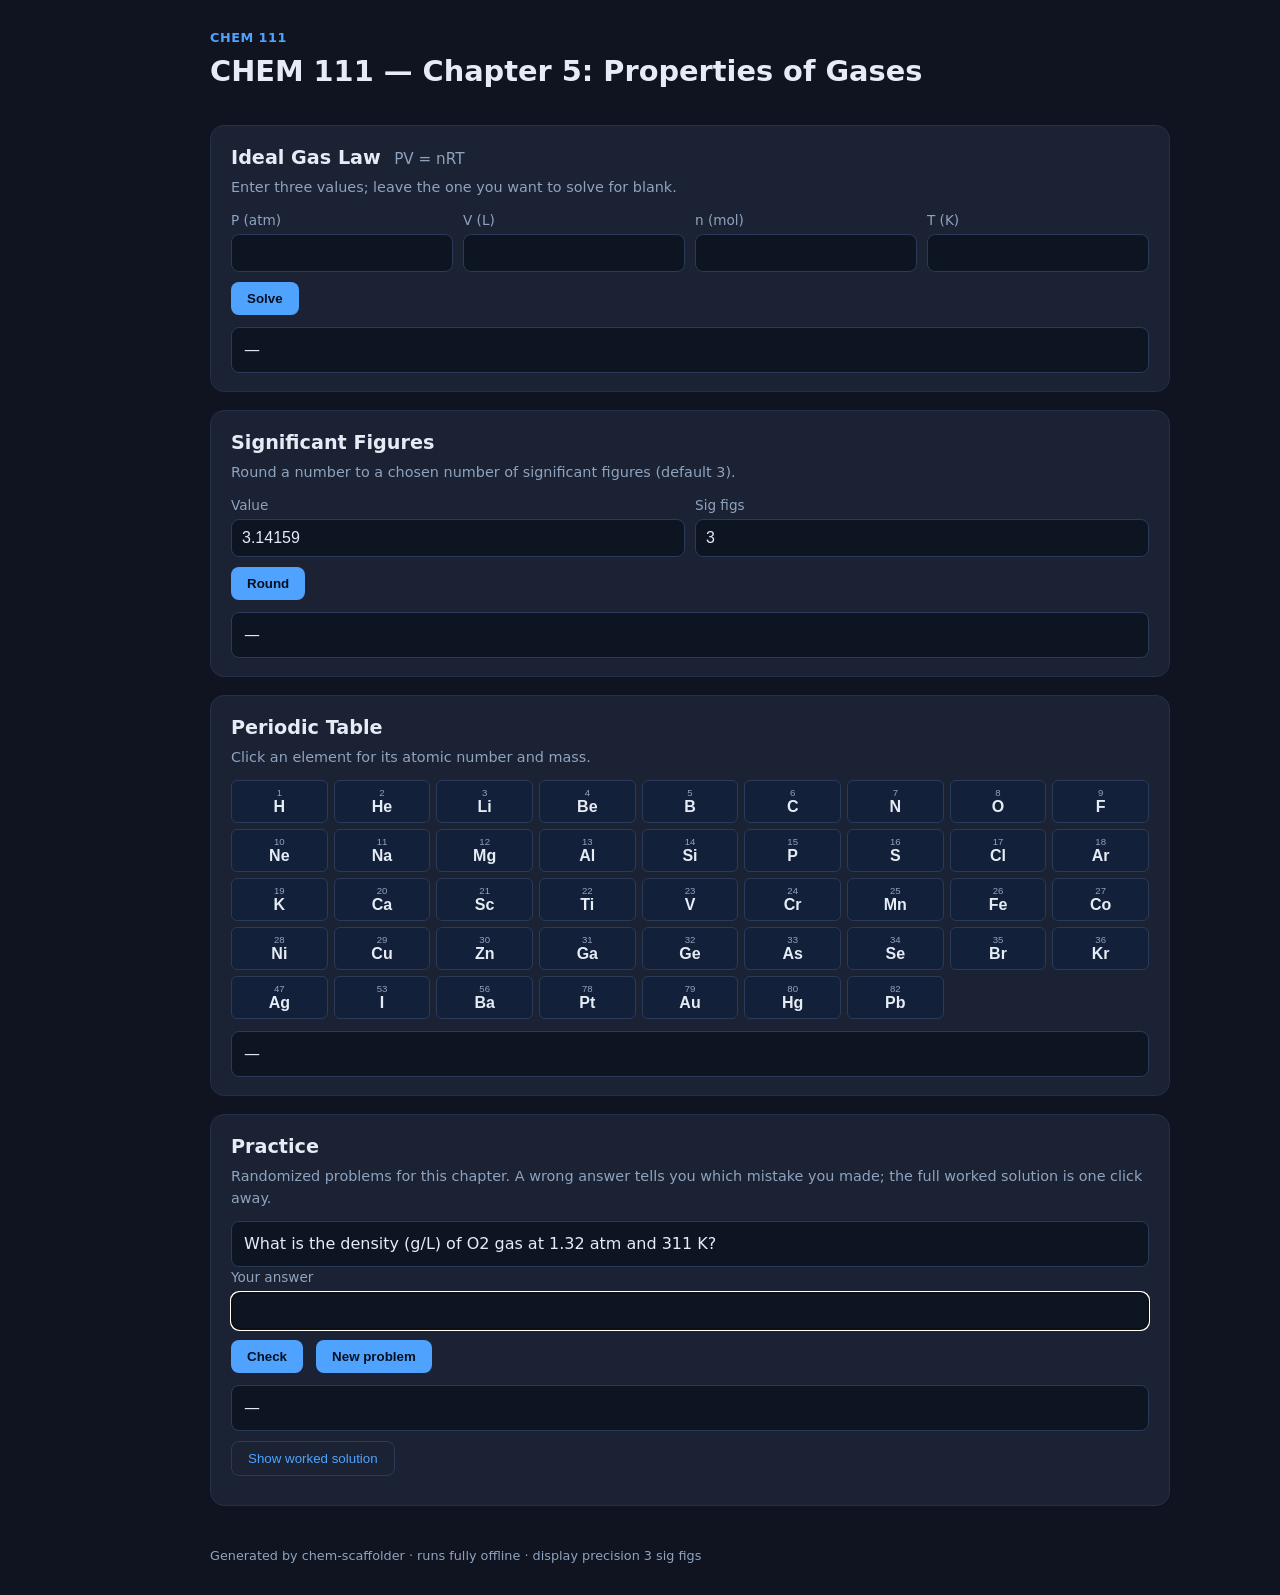
<file: docs/ch05/index.html>
<!doctype html>
<html lang="en">
<head>
<meta charset="utf-8">
<meta name="viewport" content="width=device-width, initial-scale=1">
<title>CHEM 111 — Chapter 5: Properties of Gases</title>
<link rel="stylesheet" href="styles.css">
</head>
<body>
  <header>
    <div class="course">CHEM 111</div>
    <h1>CHEM 111 — Chapter 5: Properties of Gases</h1>
  </header>
  <main>

      <section class="card" id="ideal-gas">
        <h2>Ideal Gas Law &nbsp;<span class="eq">PV = nRT</span></h2>
        <p class="hint">Enter three values; leave the one you want to solve for blank.</p>
        <div class="grid4">
          <label>P (atm)<input id="ig-P" type="number" step="any"></label>
          <label>V (L)<input id="ig-V" type="number" step="any"></label>
          <label>n (mol)<input id="ig-n" type="number" step="any"></label>
          <label>T (K)<input id="ig-T" type="number" step="any"></label>
        </div>
        <button onclick="runIdealGas()">Solve</button>
        <div class="result" id="ig-out">—</div>
      </section>
      <section class="card" id="sigfigs">
        <h2>Significant Figures</h2>
        <p class="hint">Round a number to a chosen number of significant figures (default 3).</p>
        <div class="grid2">
          <label>Value<input id="sf-x" type="number" step="any" value="3.14159"></label>
          <label>Sig figs<input id="sf-n" type="number" min="1" max="10" value="3"></label>
        </div>
        <button onclick="runSigFig()">Round</button>
        <div class="result" id="sf-out">—</div>
      </section>
      <section class="card" id="ptable">
        <h2>Periodic Table</h2>
        <p class="hint">Click an element for its atomic number and mass.</p>
        <div id="pt-grid" class="pt-grid"></div>
        <div class="result" id="pt-out">—</div>
      </section>
      <section class="card" id="practice">
        <h2>Practice</h2>
        <p class="hint">Randomized problems for this chapter. A wrong answer tells you which mistake you made; the full worked solution is one click away.</p>
        <div class="result" id="pr-question">…</div>
        <label>Your answer<input id="pr-input" type="text" autocomplete="off" spellcheck="false"></label>
        <button onclick="prSubmit()">Check</button>
        <button onclick="prNext()">New problem</button>
        <div class="result" id="pr-feedback">—</div>
        <button type="button" class="work-toggle" id="pr-work-btn" onclick="prToggleWork()">Show worked solution</button>
        <div id="pr-steps" class="work-body" hidden></div>
        <div class="hint" id="pr-stats"></div>
      </section>
  </main>
  <footer>Generated by chem-scaffolder · runs fully offline · display precision 3 sig figs</footer>
  <script src="chem-data.js"></script>
  <script src="chem-core.js"></script>
  <script>
var APP_SIG = 3;         // display precision, from the spec
var APP_CHAPTER = 5;   // scopes question banks to this chapter (null = all)

function runIdealGas() {
  var g = function(id){ var el=document.getElementById(id); return el.value===""?null:el.value; };
  var out = document.getElementById("ig-out");
  try {
    var r = CHEM_CORE.idealGas({ P:g("ig-P"), V:g("ig-V"), n:g("ig-n"), T:g("ig-T") });
    var units = {P:"atm", V:"L", n:"mol", T:"K"};
    out.className = "result ok";
    out.textContent = r.name + " = " + CHEM_CORE.sigFig(r.value, APP_SIG) + " " + units[r.name];
  } catch (e) { out.className="result err"; out.textContent = e.message; }
}
function runSigFig() {
  var out=document.getElementById("sf-out");
  try { var x=Number(document.getElementById("sf-x").value);
    var n=parseInt(document.getElementById("sf-n").value,10);
    out.className="result ok"; out.textContent = CHEM_CORE.sigFig(x, n); }
  catch(e){ out.className="result err"; out.textContent=e.message; }
}
(function renderPT(){
  var grid=document.getElementById("pt-grid"); if(!grid) return;
  CHEM_DATA.elements.forEach(function(e){
    var b=document.createElement("button"); b.className="pt-cell";
    b.innerHTML="<span class='pt-no'>"+e[0]+"</span><span class='pt-sym'>"+e[1]+"</span>";
    b.onclick=function(){ var o=document.getElementById("pt-out"); o.className="result ok";
      o.textContent = e[2]+" ("+e[1]+"): Z="+e[0]+", M="+CHEM_CORE.sigFig(e[3], APP_SIG)+" g/mol"; };
    grid.appendChild(b);
  });
})();
var PRAC = (function(){
  // STANDARD: worked solutions are always available but HIDDEN by default behind a
  // toggle. Any future widget with step-by-step solutions should follow this pattern.
  var streak = 0, inst = null, workOpen = false;
  function stepsHtml(steps){ return steps.map(function(s){ return "<div class='pr-step'>" + s + "</div>"; }).join(""); }
  function renderWork(){
    var el = document.getElementById("pr-steps"), btn = document.getElementById("pr-work-btn");
    el.innerHTML = stepsHtml(inst.steps);
    el.hidden = !workOpen;
    btn.textContent = workOpen ? "Hide worked solution" : "Show worked solution";
  }
  function stats(){ document.getElementById("pr-stats").textContent = streak > 1 ? ("streak: " + streak) : ""; }
  function newProblem(){
    inst = CHEM_CORE.buildPractice({ chapter: APP_CHAPTER });
    document.getElementById("pr-question").textContent = inst.question;
    document.getElementById("pr-input").value = "";
    var fb = document.getElementById("pr-feedback"); fb.className = "result"; fb.textContent = "—";
    workOpen = false; renderWork(); stats();   // hidden by default on every new problem
    document.getElementById("pr-input").focus();
  }
  function submit(){
    if (!inst) return;
    var g = document.getElementById("pr-input").value;
    if (g.trim() === "") return;
    var r = CHEM_CORE.gradePractice(g, inst), fb = document.getElementById("pr-feedback");
    if (r.correct) { streak++; fb.className = "result ok"; fb.textContent = r.message; stats(); setTimeout(newProblem, 1100); }
    else { streak = 0; fb.className = "result err"; fb.textContent = r.message; stats(); }
  }
  document.getElementById("pr-input").addEventListener("keydown", function(e){ if (e.key === "Enter") submit(); });
  newProblem();
  return { submit: submit, next: newProblem, toggleWork: function(){ workOpen = !workOpen; renderWork(); } };
})();
function prSubmit(){ PRAC.submit(); }
function prNext(){ PRAC.next(); }
function prToggleWork(){ PRAC.toggleWork(); }
  </script>
</body>
</html>
</file>
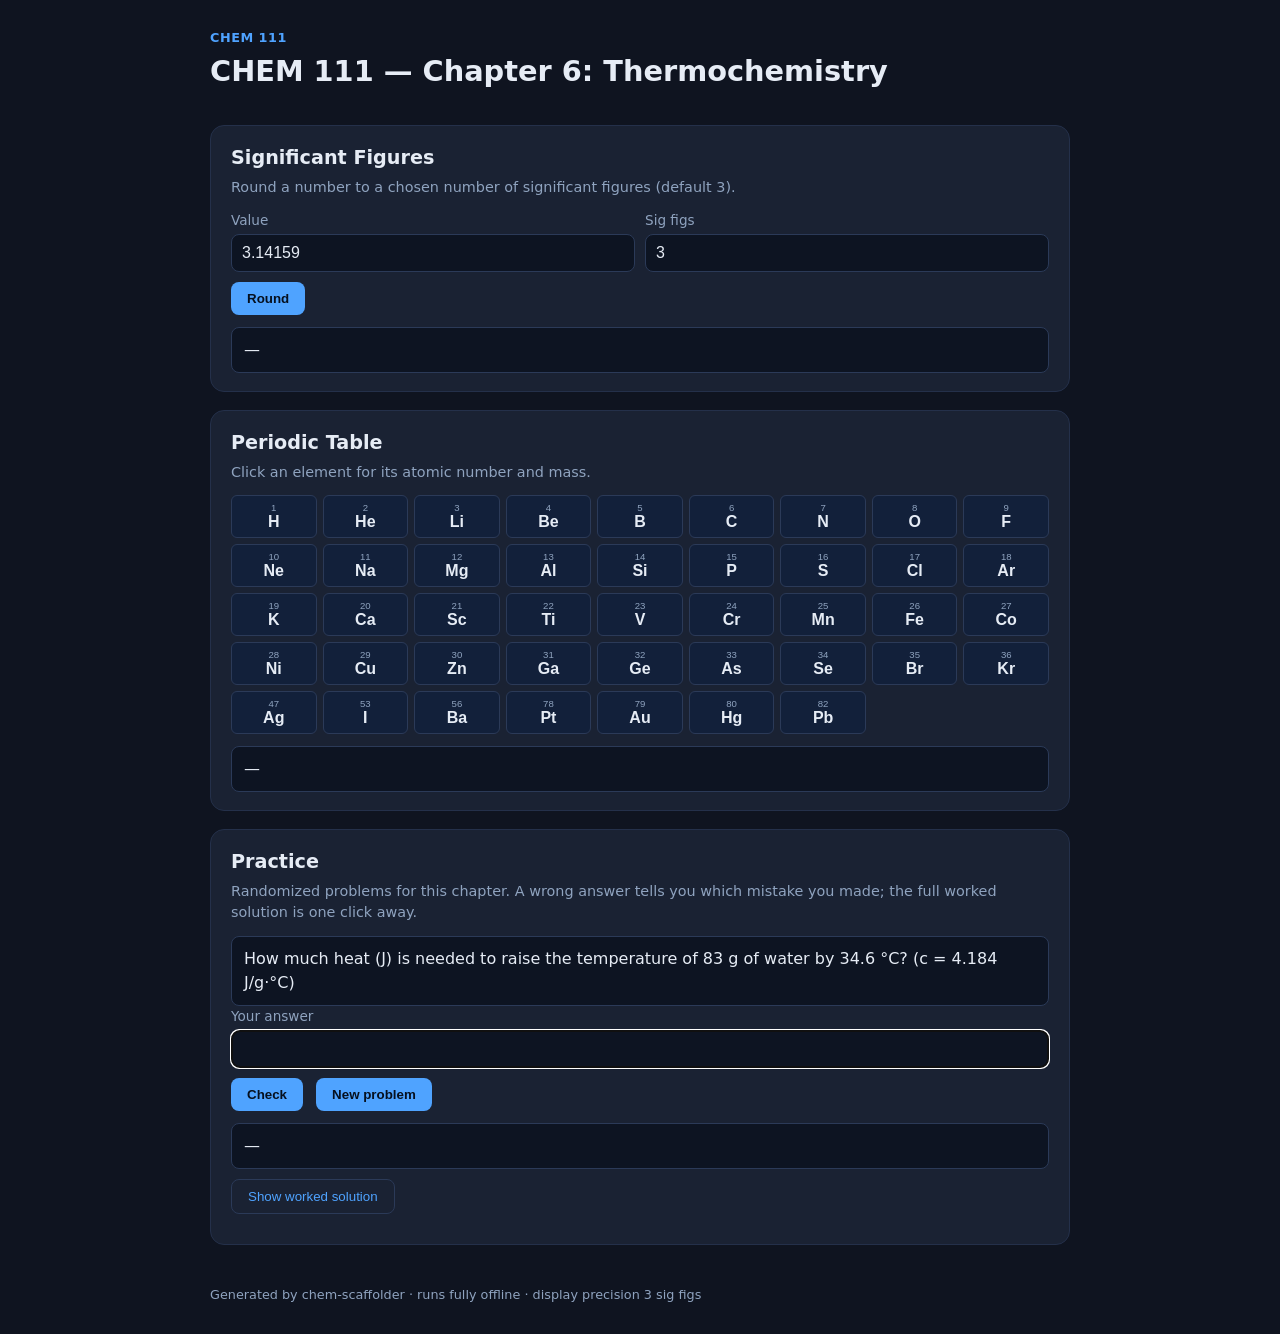
<file: docs/ch06/index.html>
<!doctype html>
<html lang="en">
<head>
<meta charset="utf-8">
<meta name="viewport" content="width=device-width, initial-scale=1">
<title>CHEM 111 — Chapter 6: Thermochemistry</title>
<link rel="stylesheet" href="styles.css">
</head>
<body>
  <header>
    <div class="course">CHEM 111</div>
    <h1>CHEM 111 — Chapter 6: Thermochemistry</h1>
  </header>
  <main>

      <section class="card" id="sigfigs">
        <h2>Significant Figures</h2>
        <p class="hint">Round a number to a chosen number of significant figures (default 3).</p>
        <div class="grid2">
          <label>Value<input id="sf-x" type="number" step="any" value="3.14159"></label>
          <label>Sig figs<input id="sf-n" type="number" min="1" max="10" value="3"></label>
        </div>
        <button onclick="runSigFig()">Round</button>
        <div class="result" id="sf-out">—</div>
      </section>
      <section class="card" id="ptable">
        <h2>Periodic Table</h2>
        <p class="hint">Click an element for its atomic number and mass.</p>
        <div id="pt-grid" class="pt-grid"></div>
        <div class="result" id="pt-out">—</div>
      </section>
      <section class="card" id="practice">
        <h2>Practice</h2>
        <p class="hint">Randomized problems for this chapter. A wrong answer tells you which mistake you made; the full worked solution is one click away.</p>
        <div class="result" id="pr-question">…</div>
        <label>Your answer<input id="pr-input" type="text" autocomplete="off" spellcheck="false"></label>
        <button onclick="prSubmit()">Check</button>
        <button onclick="prNext()">New problem</button>
        <div class="result" id="pr-feedback">—</div>
        <button type="button" class="work-toggle" id="pr-work-btn" onclick="prToggleWork()">Show worked solution</button>
        <div id="pr-steps" class="work-body" hidden></div>
        <div class="hint" id="pr-stats"></div>
      </section>
  </main>
  <footer>Generated by chem-scaffolder · runs fully offline · display precision 3 sig figs</footer>
  <script src="chem-data.js"></script>
  <script src="chem-core.js"></script>
  <script>
var APP_SIG = 3;         // display precision, from the spec
var APP_CHAPTER = 6;   // scopes question banks to this chapter (null = all)

function runSigFig() {
  var out=document.getElementById("sf-out");
  try { var x=Number(document.getElementById("sf-x").value);
    var n=parseInt(document.getElementById("sf-n").value,10);
    out.className="result ok"; out.textContent = CHEM_CORE.sigFig(x, n); }
  catch(e){ out.className="result err"; out.textContent=e.message; }
}
(function renderPT(){
  var grid=document.getElementById("pt-grid"); if(!grid) return;
  CHEM_DATA.elements.forEach(function(e){
    var b=document.createElement("button"); b.className="pt-cell";
    b.innerHTML="<span class='pt-no'>"+e[0]+"</span><span class='pt-sym'>"+e[1]+"</span>";
    b.onclick=function(){ var o=document.getElementById("pt-out"); o.className="result ok";
      o.textContent = e[2]+" ("+e[1]+"): Z="+e[0]+", M="+CHEM_CORE.sigFig(e[3], APP_SIG)+" g/mol"; };
    grid.appendChild(b);
  });
})();
var PRAC = (function(){
  // STANDARD: worked solutions are always available but HIDDEN by default behind a
  // toggle. Any future widget with step-by-step solutions should follow this pattern.
  var streak = 0, inst = null, workOpen = false;
  function stepsHtml(steps){ return steps.map(function(s){ return "<div class='pr-step'>" + s + "</div>"; }).join(""); }
  function renderWork(){
    var el = document.getElementById("pr-steps"), btn = document.getElementById("pr-work-btn");
    el.innerHTML = stepsHtml(inst.steps);
    el.hidden = !workOpen;
    btn.textContent = workOpen ? "Hide worked solution" : "Show worked solution";
  }
  function stats(){ document.getElementById("pr-stats").textContent = streak > 1 ? ("streak: " + streak) : ""; }
  function newProblem(){
    inst = CHEM_CORE.buildPractice({ chapter: APP_CHAPTER });
    document.getElementById("pr-question").textContent = inst.question;
    document.getElementById("pr-input").value = "";
    var fb = document.getElementById("pr-feedback"); fb.className = "result"; fb.textContent = "—";
    workOpen = false; renderWork(); stats();   // hidden by default on every new problem
    document.getElementById("pr-input").focus();
  }
  function submit(){
    if (!inst) return;
    var g = document.getElementById("pr-input").value;
    if (g.trim() === "") return;
    var r = CHEM_CORE.gradePractice(g, inst), fb = document.getElementById("pr-feedback");
    if (r.correct) { streak++; fb.className = "result ok"; fb.textContent = r.message; stats(); setTimeout(newProblem, 1100); }
    else { streak = 0; fb.className = "result err"; fb.textContent = r.message; stats(); }
  }
  document.getElementById("pr-input").addEventListener("keydown", function(e){ if (e.key === "Enter") submit(); });
  newProblem();
  return { submit: submit, next: newProblem, toggleWork: function(){ workOpen = !workOpen; renderWork(); } };
})();
function prSubmit(){ PRAC.submit(); }
function prNext(){ PRAC.next(); }
function prToggleWork(){ PRAC.toggleWork(); }
  </script>
</body>
</html>
</file>
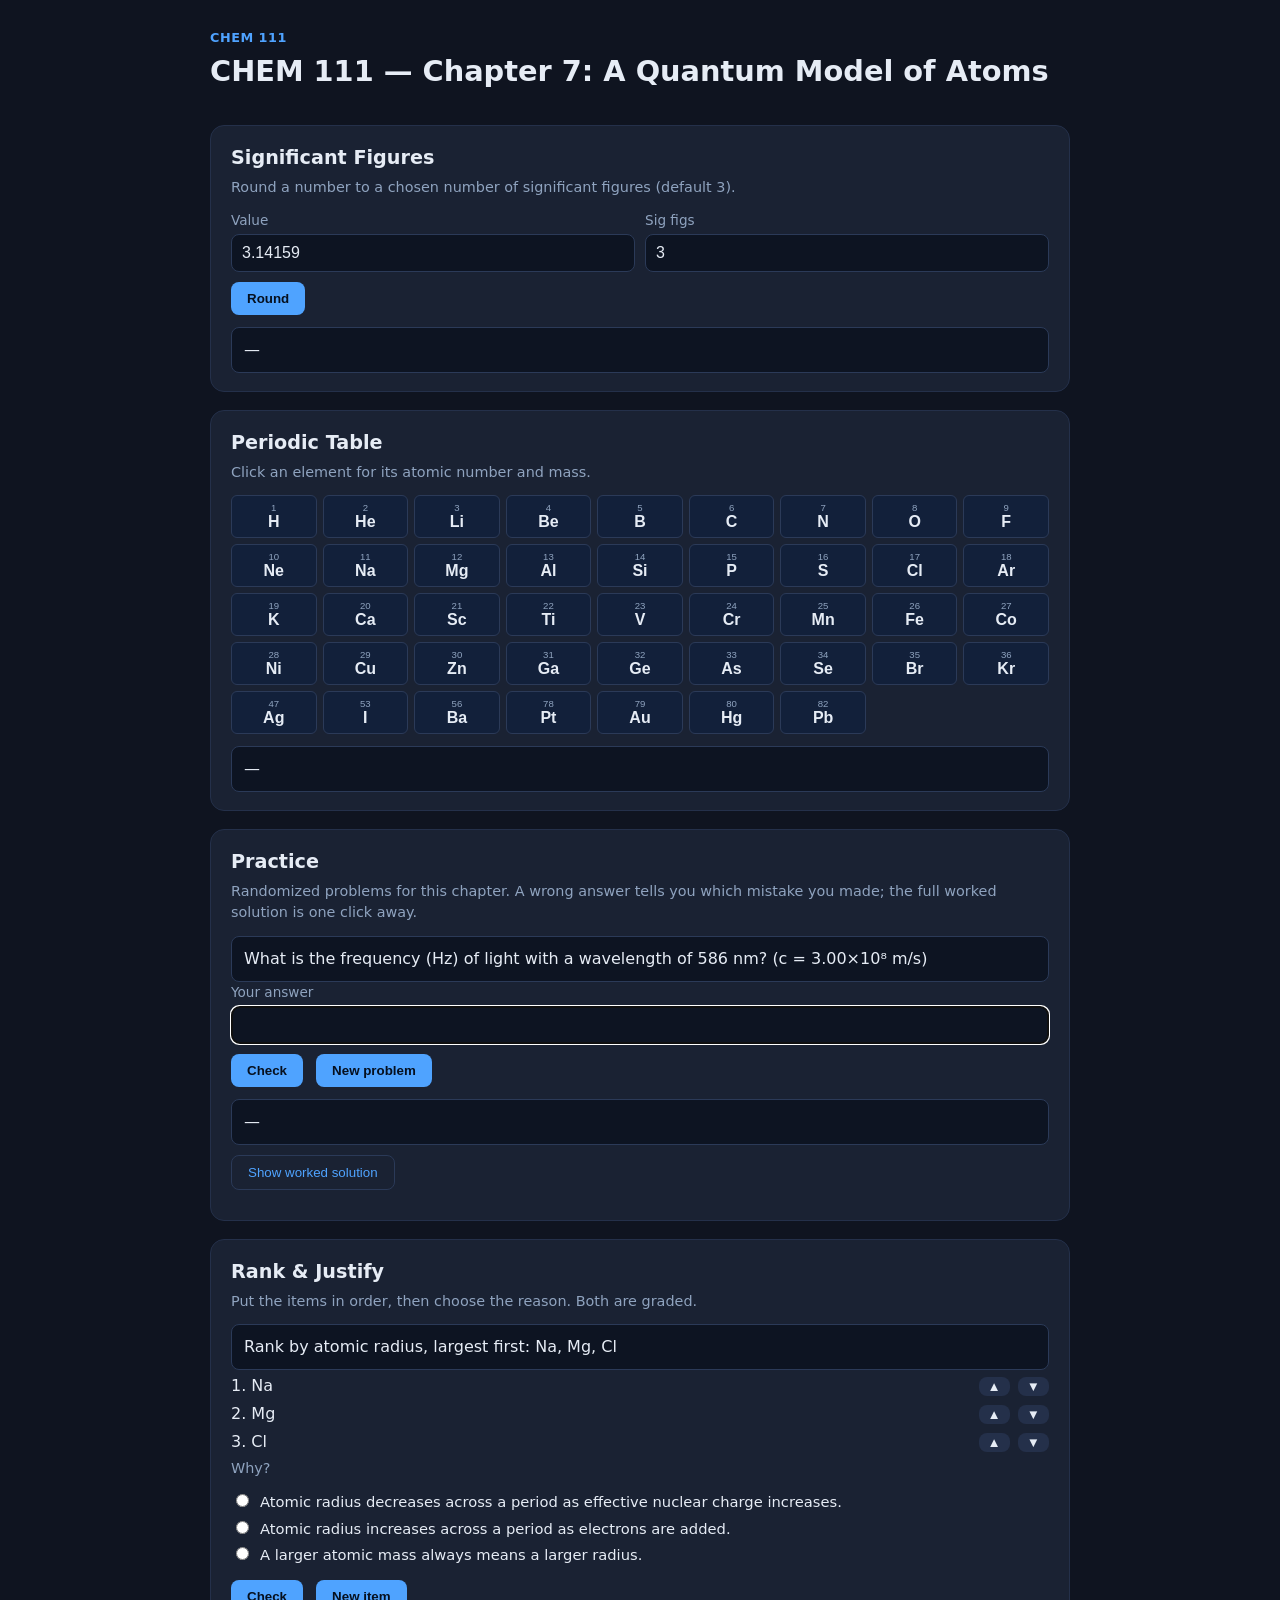
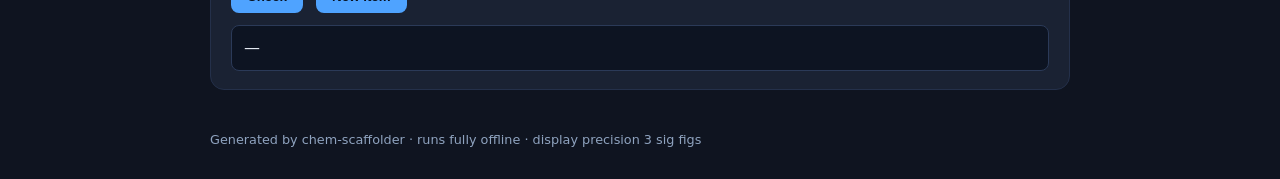
<file: docs/ch07/index.html>
<!doctype html>
<html lang="en">
<head>
<meta charset="utf-8">
<meta name="viewport" content="width=device-width, initial-scale=1">
<title>CHEM 111 — Chapter 7: A Quantum Model of Atoms</title>
<link rel="stylesheet" href="styles.css">
</head>
<body>
  <header>
    <div class="course">CHEM 111</div>
    <h1>CHEM 111 — Chapter 7: A Quantum Model of Atoms</h1>
  </header>
  <main>

      <section class="card" id="sigfigs">
        <h2>Significant Figures</h2>
        <p class="hint">Round a number to a chosen number of significant figures (default 3).</p>
        <div class="grid2">
          <label>Value<input id="sf-x" type="number" step="any" value="3.14159"></label>
          <label>Sig figs<input id="sf-n" type="number" min="1" max="10" value="3"></label>
        </div>
        <button onclick="runSigFig()">Round</button>
        <div class="result" id="sf-out">—</div>
      </section>
      <section class="card" id="ptable">
        <h2>Periodic Table</h2>
        <p class="hint">Click an element for its atomic number and mass.</p>
        <div id="pt-grid" class="pt-grid"></div>
        <div class="result" id="pt-out">—</div>
      </section>
      <section class="card" id="practice">
        <h2>Practice</h2>
        <p class="hint">Randomized problems for this chapter. A wrong answer tells you which mistake you made; the full worked solution is one click away.</p>
        <div class="result" id="pr-question">…</div>
        <label>Your answer<input id="pr-input" type="text" autocomplete="off" spellcheck="false"></label>
        <button onclick="prSubmit()">Check</button>
        <button onclick="prNext()">New problem</button>
        <div class="result" id="pr-feedback">—</div>
        <button type="button" class="work-toggle" id="pr-work-btn" onclick="prToggleWork()">Show worked solution</button>
        <div id="pr-steps" class="work-body" hidden></div>
        <div class="hint" id="pr-stats"></div>
      </section>
      <section class="card" id="reasoning">
        <h2>Rank &amp; Justify</h2>
        <p class="hint">Put the items in order, then choose the reason. Both are graded.</p>
        <div class="result" id="rs-prompt">…</div>
        <div id="rs-order"></div>
        <div class="hint">Why?</div>
        <div id="rs-reasons"></div>
        <button onclick="rsSubmit()">Check</button>
        <button onclick="rsNext()">New item</button>
        <div class="result" id="rs-feedback">—</div>
      </section>
  </main>
  <footer>Generated by chem-scaffolder · runs fully offline · display precision 3 sig figs</footer>
  <script src="chem-data.js"></script>
  <script src="chem-core.js"></script>
  <script>
var APP_SIG = 3;         // display precision, from the spec
var APP_CHAPTER = 7;   // scopes question banks to this chapter (null = all)

function runSigFig() {
  var out=document.getElementById("sf-out");
  try { var x=Number(document.getElementById("sf-x").value);
    var n=parseInt(document.getElementById("sf-n").value,10);
    out.className="result ok"; out.textContent = CHEM_CORE.sigFig(x, n); }
  catch(e){ out.className="result err"; out.textContent=e.message; }
}
(function renderPT(){
  var grid=document.getElementById("pt-grid"); if(!grid) return;
  CHEM_DATA.elements.forEach(function(e){
    var b=document.createElement("button"); b.className="pt-cell";
    b.innerHTML="<span class='pt-no'>"+e[0]+"</span><span class='pt-sym'>"+e[1]+"</span>";
    b.onclick=function(){ var o=document.getElementById("pt-out"); o.className="result ok";
      o.textContent = e[2]+" ("+e[1]+"): Z="+e[0]+", M="+CHEM_CORE.sigFig(e[3], APP_SIG)+" g/mol"; };
    grid.appendChild(b);
  });
})();
var PRAC = (function(){
  // STANDARD: worked solutions are always available but HIDDEN by default behind a
  // toggle. Any future widget with step-by-step solutions should follow this pattern.
  var streak = 0, inst = null, workOpen = false;
  function stepsHtml(steps){ return steps.map(function(s){ return "<div class='pr-step'>" + s + "</div>"; }).join(""); }
  function renderWork(){
    var el = document.getElementById("pr-steps"), btn = document.getElementById("pr-work-btn");
    el.innerHTML = stepsHtml(inst.steps);
    el.hidden = !workOpen;
    btn.textContent = workOpen ? "Hide worked solution" : "Show worked solution";
  }
  function stats(){ document.getElementById("pr-stats").textContent = streak > 1 ? ("streak: " + streak) : ""; }
  function newProblem(){
    inst = CHEM_CORE.buildPractice({ chapter: APP_CHAPTER });
    document.getElementById("pr-question").textContent = inst.question;
    document.getElementById("pr-input").value = "";
    var fb = document.getElementById("pr-feedback"); fb.className = "result"; fb.textContent = "—";
    workOpen = false; renderWork(); stats();   // hidden by default on every new problem
    document.getElementById("pr-input").focus();
  }
  function submit(){
    if (!inst) return;
    var g = document.getElementById("pr-input").value;
    if (g.trim() === "") return;
    var r = CHEM_CORE.gradePractice(g, inst), fb = document.getElementById("pr-feedback");
    if (r.correct) { streak++; fb.className = "result ok"; fb.textContent = r.message; stats(); setTimeout(newProblem, 1100); }
    else { streak = 0; fb.className = "result err"; fb.textContent = r.message; stats(); }
  }
  document.getElementById("pr-input").addEventListener("keydown", function(e){ if (e.key === "Enter") submit(); });
  newProblem();
  return { submit: submit, next: newProblem, toggleWork: function(){ workOpen = !workOpen; renderWork(); } };
})();
function prSubmit(){ PRAC.submit(); }
function prNext(){ PRAC.next(); }
function prToggleWork(){ PRAC.toggleWork(); }
var REASON = (function(){
  var items = CHEM_CORE.buildReasoningItems(APP_CHAPTER), idx = 0, order = [];
  function cur(){ return items[idx]; }
  function move(i, d){ var j = i + d; if (j < 0 || j >= order.length) return; var t = order[i]; order[i] = order[j]; order[j] = t; renderOrder(); }
  function renderOrder(){
    var host = document.getElementById("rs-order"); host.innerHTML = "";
    order.forEach(function(label, i){
      var row = document.createElement("div"); row.className = "rs-item";
      var span = document.createElement("span"); span.textContent = (i + 1) + ". " + label;
      var up = document.createElement("button"); up.textContent = "▲"; up.onclick = function(){ move(i, -1); };
      var dn = document.createElement("button"); dn.textContent = "▼"; dn.onclick = function(){ move(i, 1); };
      row.appendChild(span); row.appendChild(up); row.appendChild(dn); host.appendChild(row);
    });
  }
  function renderReasons(){
    var host = document.getElementById("rs-reasons"); host.innerHTML = "";
    cur().reasons.forEach(function(r, i){
      var lbl = document.createElement("label"); lbl.className = "rs-reason";
      lbl.innerHTML = "<input type='radio' name='rs-reason' value='" + i + "'> " + r;
      host.appendChild(lbl);
    });
  }
  function newItem(){
    order = cur().items.slice();
    document.getElementById("rs-prompt").textContent = cur().prompt;
    renderOrder(); renderReasons();
    var fb = document.getElementById("rs-feedback"); fb.className = "result"; fb.textContent = "—";
  }
  function submit(){
    var sel = document.querySelector("input[name='rs-reason']:checked");
    var g = CHEM_CORE.gradeReasoning(order, sel ? parseInt(sel.value, 10) : -1, cur());
    var fb = document.getElementById("rs-feedback");
    if (g.orderCorrect && g.reasonCorrect) { fb.className = "result ok"; fb.textContent = "✓ Correct order and reason."; }
    else {
      fb.className = "result err";
      fb.textContent = (g.orderCorrect ? "Order ✓" : "Order ✗") + "  ·  " + (g.reasonCorrect ? "reason ✓" : "reason ✗")
        + (g.orderCorrect ? "" : "   (correct order: " + cur().correctOrder.join(" > ") + ")");
    }
  }
  newItem();
  return { submit: submit, next: function(){ idx = (idx + 1) % items.length; newItem(); } };
})();
function rsSubmit(){ REASON.submit(); }
function rsNext(){ REASON.next(); }
  </script>
</body>
</html>
</file>
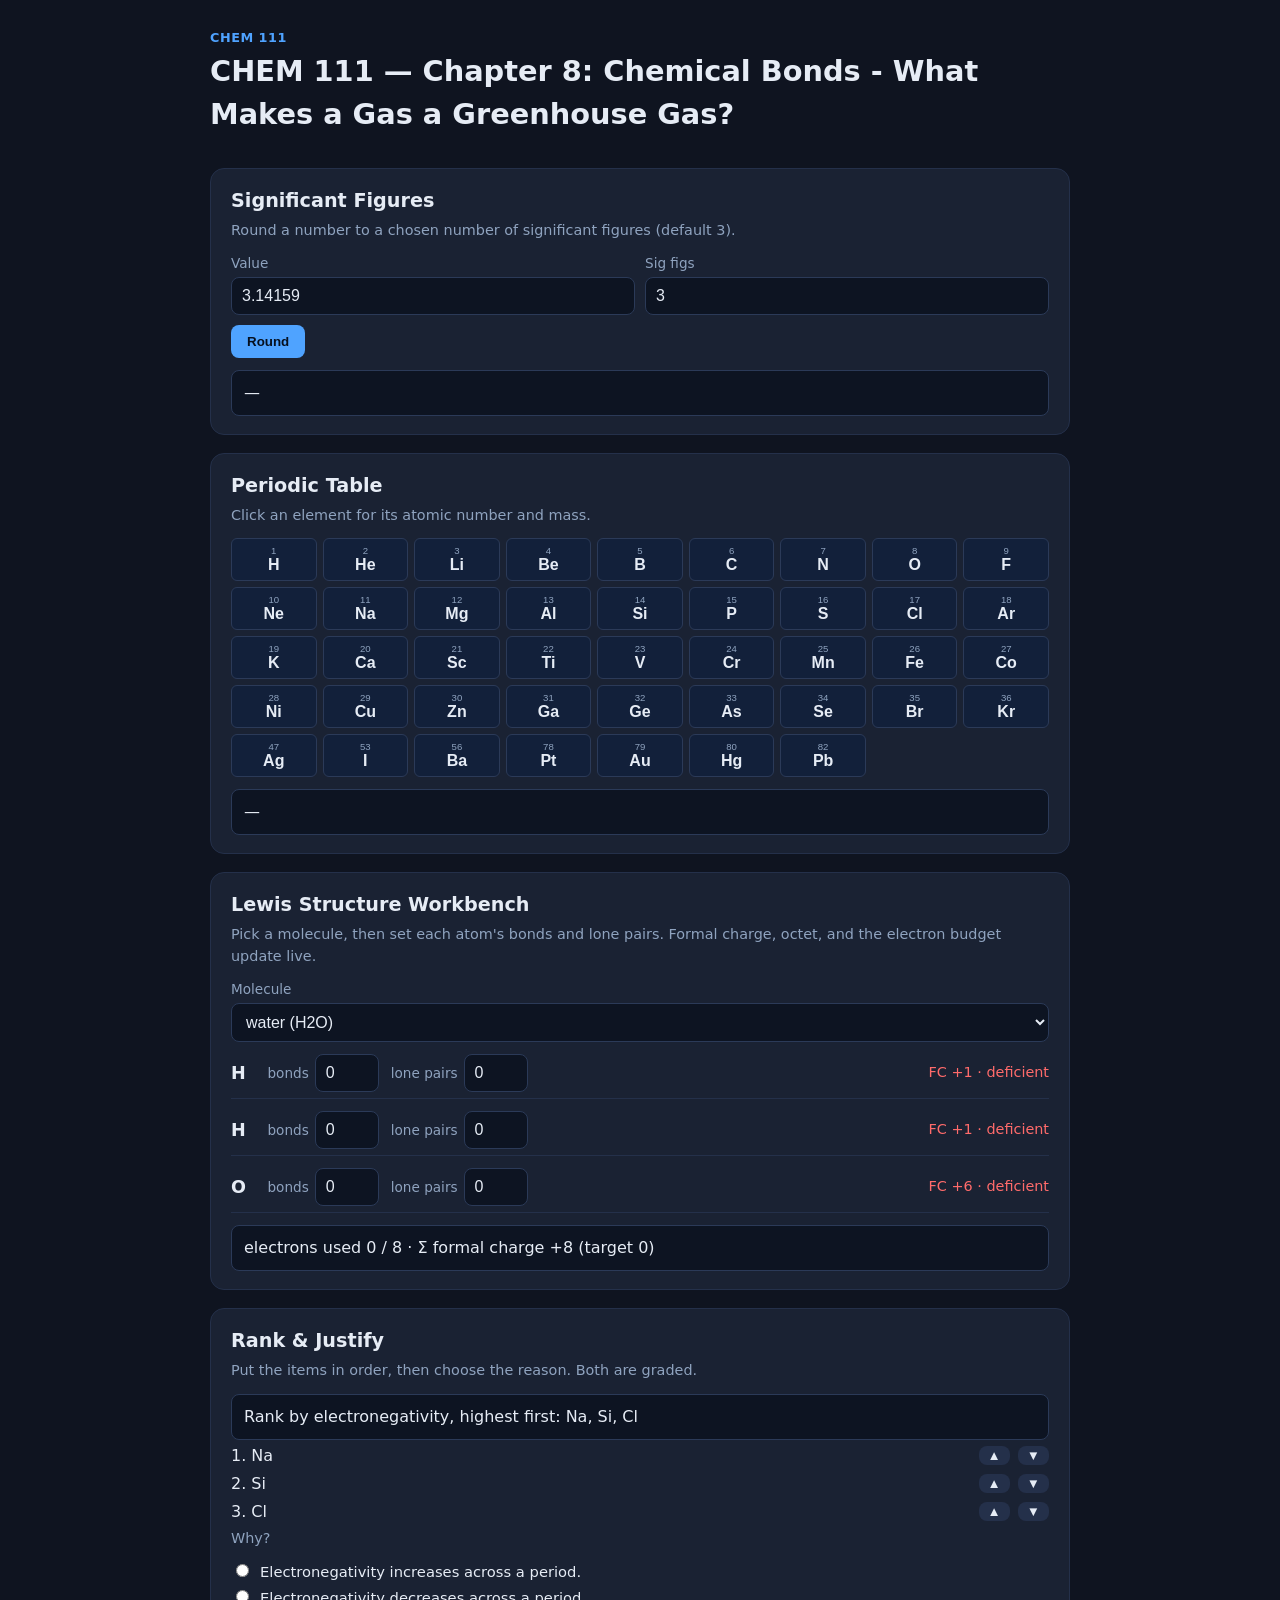
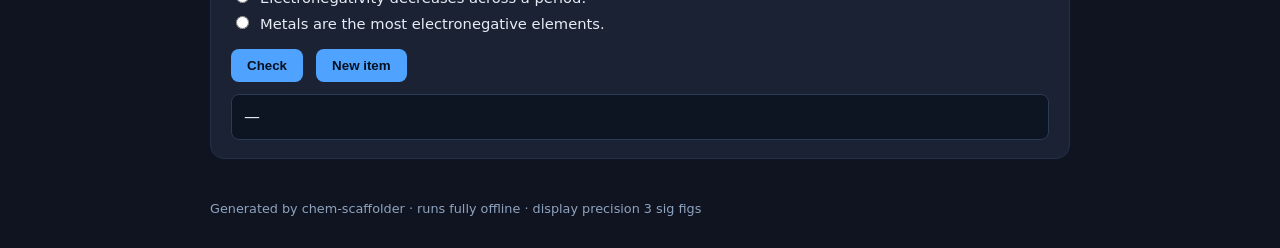
<file: docs/ch08/index.html>
<!doctype html>
<html lang="en">
<head>
<meta charset="utf-8">
<meta name="viewport" content="width=device-width, initial-scale=1">
<title>CHEM 111 — Chapter 8: Chemical Bonds - What Makes a Gas a Greenhouse Gas?</title>
<link rel="stylesheet" href="styles.css">
</head>
<body>
  <header>
    <div class="course">CHEM 111</div>
    <h1>CHEM 111 — Chapter 8: Chemical Bonds - What Makes a Gas a Greenhouse Gas?</h1>
  </header>
  <main>

      <section class="card" id="sigfigs">
        <h2>Significant Figures</h2>
        <p class="hint">Round a number to a chosen number of significant figures (default 3).</p>
        <div class="grid2">
          <label>Value<input id="sf-x" type="number" step="any" value="3.14159"></label>
          <label>Sig figs<input id="sf-n" type="number" min="1" max="10" value="3"></label>
        </div>
        <button onclick="runSigFig()">Round</button>
        <div class="result" id="sf-out">—</div>
      </section>
      <section class="card" id="ptable">
        <h2>Periodic Table</h2>
        <p class="hint">Click an element for its atomic number and mass.</p>
        <div id="pt-grid" class="pt-grid"></div>
        <div class="result" id="pt-out">—</div>
      </section>
      <section class="card" id="lewis">
        <h2>Lewis Structure Workbench</h2>
        <p class="hint">Pick a molecule, then set each atom's bonds and lone pairs. Formal charge, octet, and the electron budget update live.</p>
        <label>Molecule<select id="lw-mol"></select></label>
        <div id="lw-atoms"></div>
        <div class="result" id="lw-summary">—</div>
      </section>
      <section class="card" id="reasoning">
        <h2>Rank &amp; Justify</h2>
        <p class="hint">Put the items in order, then choose the reason. Both are graded.</p>
        <div class="result" id="rs-prompt">…</div>
        <div id="rs-order"></div>
        <div class="hint">Why?</div>
        <div id="rs-reasons"></div>
        <button onclick="rsSubmit()">Check</button>
        <button onclick="rsNext()">New item</button>
        <div class="result" id="rs-feedback">—</div>
      </section>
  </main>
  <footer>Generated by chem-scaffolder · runs fully offline · display precision 3 sig figs</footer>
  <script src="chem-data.js"></script>
  <script src="chem-core.js"></script>
  <script>
var APP_SIG = 3;         // display precision, from the spec
var APP_CHAPTER = 8;   // scopes question banks to this chapter (null = all)

function runSigFig() {
  var out=document.getElementById("sf-out");
  try { var x=Number(document.getElementById("sf-x").value);
    var n=parseInt(document.getElementById("sf-n").value,10);
    out.className="result ok"; out.textContent = CHEM_CORE.sigFig(x, n); }
  catch(e){ out.className="result err"; out.textContent=e.message; }
}
(function renderPT(){
  var grid=document.getElementById("pt-grid"); if(!grid) return;
  CHEM_DATA.elements.forEach(function(e){
    var b=document.createElement("button"); b.className="pt-cell";
    b.innerHTML="<span class='pt-no'>"+e[0]+"</span><span class='pt-sym'>"+e[1]+"</span>";
    b.onclick=function(){ var o=document.getElementById("pt-out"); o.className="result ok";
      o.textContent = e[2]+" ("+e[1]+"): Z="+e[0]+", M="+CHEM_CORE.sigFig(e[3], APP_SIG)+" g/mol"; };
    grid.appendChild(b);
  });
})();
var LEWIS = (function(){
  var mols = CHEM_CORE.buildLewisMolecules(), cur = null;
  function renderMol(){
    cur = mols[document.getElementById("lw-mol").value | 0];
    var host = document.getElementById("lw-atoms"); host.innerHTML = "";
    cur.atoms.forEach(function(a, i){
      var row = document.createElement("div"); row.className = "lw-row";
      row.innerHTML = "<span class='lw-sym'>" + a.symbol + "</span>"
        + "<label>bonds<input type='number' min='0' max='6' value='0' id='lw-b" + i + "'></label>"
        + "<label>lone pairs<input type='number' min='0' max='4' value='0' id='lw-l" + i + "'></label>"
        + "<span class='lw-fc' id='lw-fc" + i + "'>—</span>";
      host.appendChild(row);
    });
    cur.atoms.forEach(function(a, i){
      document.getElementById("lw-b" + i).addEventListener("input", update);
      document.getElementById("lw-l" + i).addEventListener("input", update);
    });
    update();
  }
  function update(){
    var sumBonds = 0, sumLp = 0, sumFC = 0, allOctet = true;
    cur.atoms.forEach(function(a, i){
      var b = parseInt(document.getElementById("lw-b" + i).value, 10) || 0;
      var l = parseInt(document.getElementById("lw-l" + i).value, 10) || 0;
      sumBonds += b; sumLp += l;
      var fc = CHEM_CORE.formalCharge(a.symbol, b, l); sumFC += fc;
      var oct = CHEM_CORE.octetStatus(a.symbol, b, l);
      if (!(oct === "ok" || oct === "expanded-ok")) allOctet = false;
      var el = document.getElementById("lw-fc" + i);
      el.textContent = "FC " + (fc > 0 ? "+" : "") + fc + " · " + oct;
      el.className = "lw-fc " + ((fc === 0 && (oct === "ok" || oct === "expanded-ok")) ? "ok" : "warn");
    });
    var used = sumBonds + 2 * sumLp, evenBonds = sumBonds % 2 === 0;
    var valid = used === cur.totalValence && sumFC === cur.targetCharge && evenBonds && allOctet;
    var s = document.getElementById("lw-summary");
    s.className = "result " + (valid ? "ok" : "");
    s.textContent = "electrons used " + used + " / " + cur.totalValence
      + "  ·  Σ formal charge " + (sumFC > 0 ? "+" : "") + sumFC + " (target " + cur.targetCharge + ")"
      + (evenBonds ? "" : "  ·  total bonds must be even")
      + (valid ? "   ✓ valid structure" : "");
  }
  var sel = document.getElementById("lw-mol");
  sel.innerHTML = mols.map(function(m, i){ return "<option value='" + i + "'>" + m.name + " (" + m.formula + ")</option>"; }).join("");
  sel.addEventListener("change", renderMol);
  renderMol();
  return {};
})();
var REASON = (function(){
  var items = CHEM_CORE.buildReasoningItems(APP_CHAPTER), idx = 0, order = [];
  function cur(){ return items[idx]; }
  function move(i, d){ var j = i + d; if (j < 0 || j >= order.length) return; var t = order[i]; order[i] = order[j]; order[j] = t; renderOrder(); }
  function renderOrder(){
    var host = document.getElementById("rs-order"); host.innerHTML = "";
    order.forEach(function(label, i){
      var row = document.createElement("div"); row.className = "rs-item";
      var span = document.createElement("span"); span.textContent = (i + 1) + ". " + label;
      var up = document.createElement("button"); up.textContent = "▲"; up.onclick = function(){ move(i, -1); };
      var dn = document.createElement("button"); dn.textContent = "▼"; dn.onclick = function(){ move(i, 1); };
      row.appendChild(span); row.appendChild(up); row.appendChild(dn); host.appendChild(row);
    });
  }
  function renderReasons(){
    var host = document.getElementById("rs-reasons"); host.innerHTML = "";
    cur().reasons.forEach(function(r, i){
      var lbl = document.createElement("label"); lbl.className = "rs-reason";
      lbl.innerHTML = "<input type='radio' name='rs-reason' value='" + i + "'> " + r;
      host.appendChild(lbl);
    });
  }
  function newItem(){
    order = cur().items.slice();
    document.getElementById("rs-prompt").textContent = cur().prompt;
    renderOrder(); renderReasons();
    var fb = document.getElementById("rs-feedback"); fb.className = "result"; fb.textContent = "—";
  }
  function submit(){
    var sel = document.querySelector("input[name='rs-reason']:checked");
    var g = CHEM_CORE.gradeReasoning(order, sel ? parseInt(sel.value, 10) : -1, cur());
    var fb = document.getElementById("rs-feedback");
    if (g.orderCorrect && g.reasonCorrect) { fb.className = "result ok"; fb.textContent = "✓ Correct order and reason."; }
    else {
      fb.className = "result err";
      fb.textContent = (g.orderCorrect ? "Order ✓" : "Order ✗") + "  ·  " + (g.reasonCorrect ? "reason ✓" : "reason ✗")
        + (g.orderCorrect ? "" : "   (correct order: " + cur().correctOrder.join(" > ") + ")");
    }
  }
  newItem();
  return { submit: submit, next: function(){ idx = (idx + 1) % items.length; newItem(); } };
})();
function rsSubmit(){ REASON.submit(); }
function rsNext(){ REASON.next(); }
  </script>
</body>
</html>
</file>
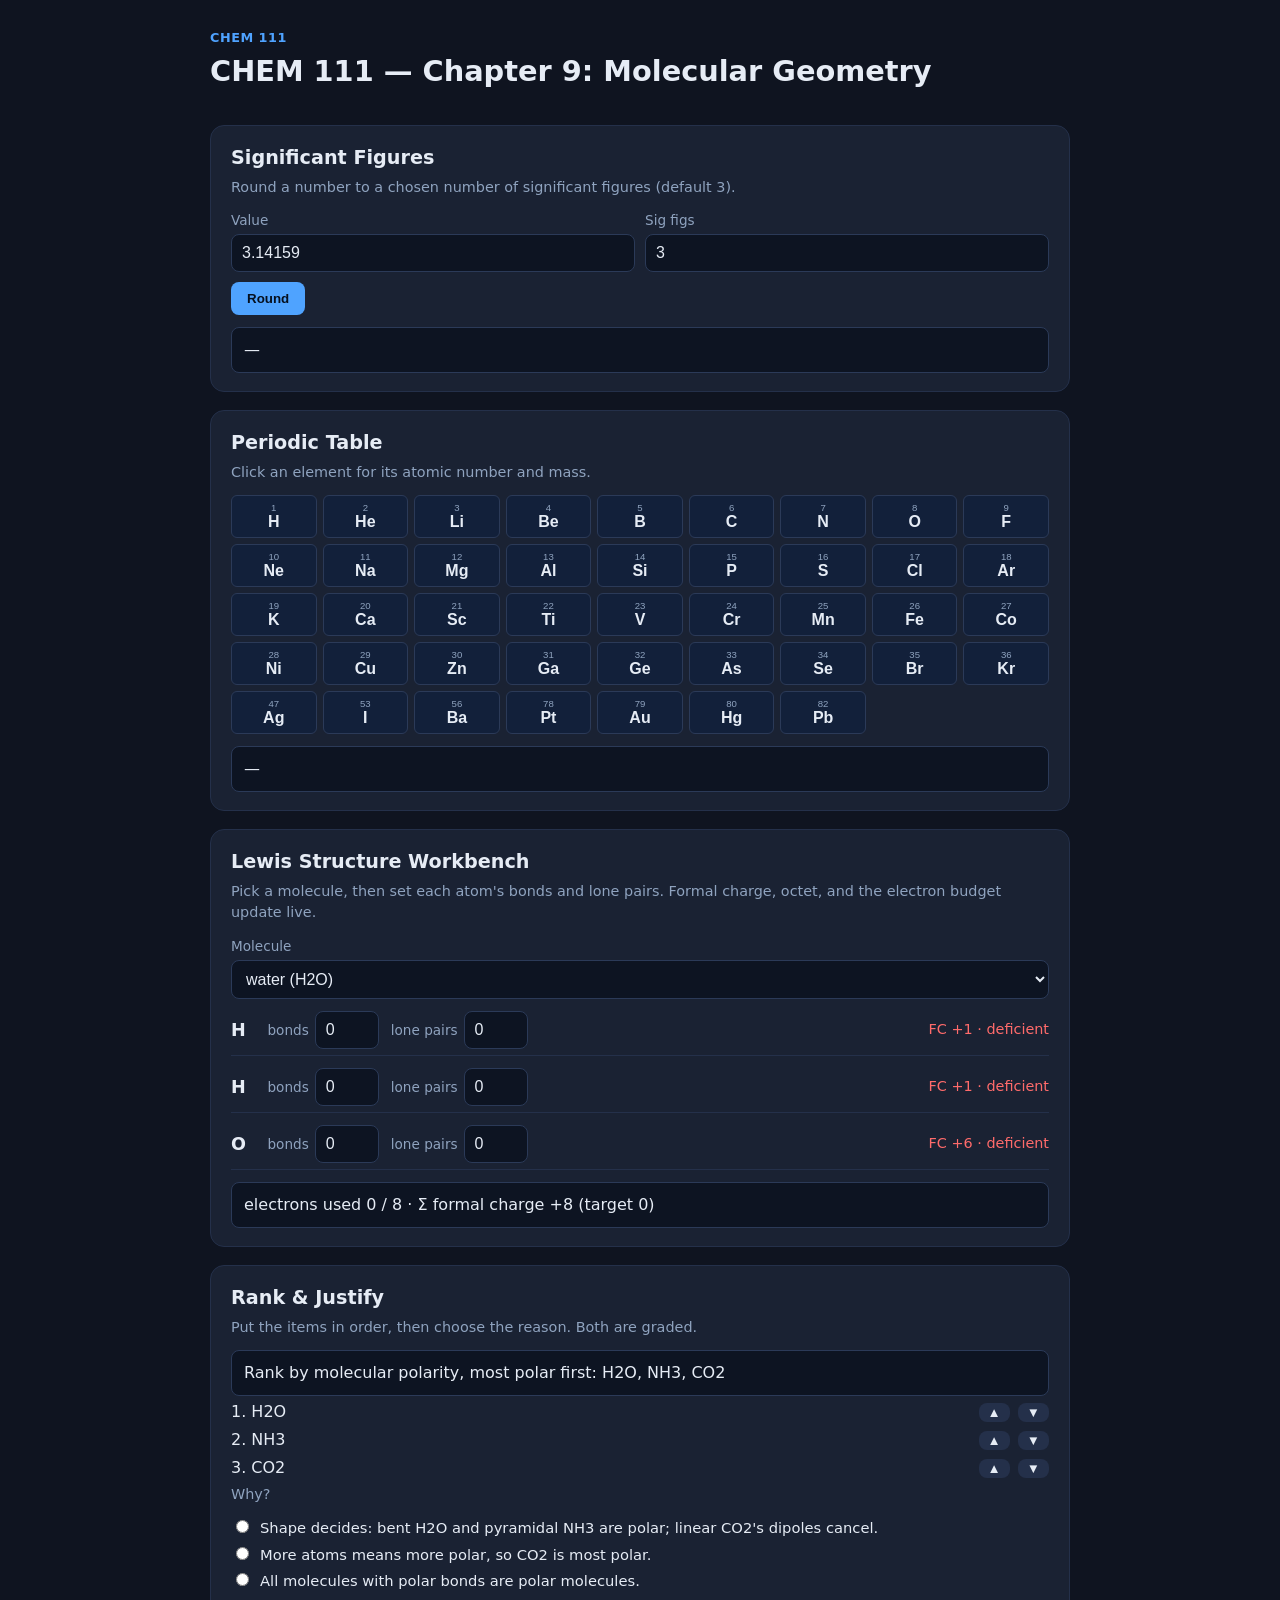
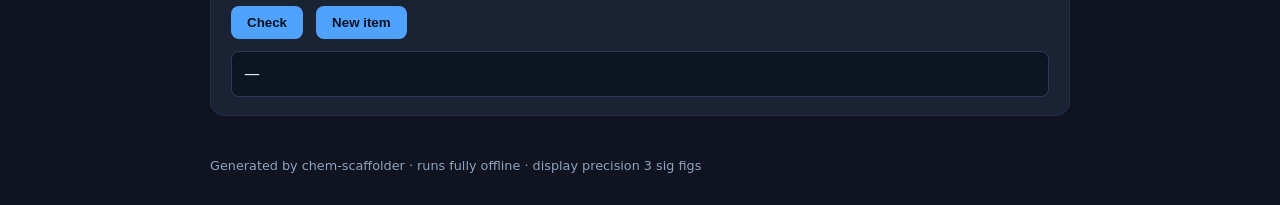
<file: docs/ch09/index.html>
<!doctype html>
<html lang="en">
<head>
<meta charset="utf-8">
<meta name="viewport" content="width=device-width, initial-scale=1">
<title>CHEM 111 — Chapter 9: Molecular Geometry</title>
<link rel="stylesheet" href="styles.css">
</head>
<body>
  <header>
    <div class="course">CHEM 111</div>
    <h1>CHEM 111 — Chapter 9: Molecular Geometry</h1>
  </header>
  <main>

      <section class="card" id="sigfigs">
        <h2>Significant Figures</h2>
        <p class="hint">Round a number to a chosen number of significant figures (default 3).</p>
        <div class="grid2">
          <label>Value<input id="sf-x" type="number" step="any" value="3.14159"></label>
          <label>Sig figs<input id="sf-n" type="number" min="1" max="10" value="3"></label>
        </div>
        <button onclick="runSigFig()">Round</button>
        <div class="result" id="sf-out">—</div>
      </section>
      <section class="card" id="ptable">
        <h2>Periodic Table</h2>
        <p class="hint">Click an element for its atomic number and mass.</p>
        <div id="pt-grid" class="pt-grid"></div>
        <div class="result" id="pt-out">—</div>
      </section>
      <section class="card" id="lewis">
        <h2>Lewis Structure Workbench</h2>
        <p class="hint">Pick a molecule, then set each atom's bonds and lone pairs. Formal charge, octet, and the electron budget update live.</p>
        <label>Molecule<select id="lw-mol"></select></label>
        <div id="lw-atoms"></div>
        <div class="result" id="lw-summary">—</div>
      </section>
      <section class="card" id="reasoning">
        <h2>Rank &amp; Justify</h2>
        <p class="hint">Put the items in order, then choose the reason. Both are graded.</p>
        <div class="result" id="rs-prompt">…</div>
        <div id="rs-order"></div>
        <div class="hint">Why?</div>
        <div id="rs-reasons"></div>
        <button onclick="rsSubmit()">Check</button>
        <button onclick="rsNext()">New item</button>
        <div class="result" id="rs-feedback">—</div>
      </section>
  </main>
  <footer>Generated by chem-scaffolder · runs fully offline · display precision 3 sig figs</footer>
  <script src="chem-data.js"></script>
  <script src="chem-core.js"></script>
  <script>
var APP_SIG = 3;         // display precision, from the spec
var APP_CHAPTER = 9;   // scopes question banks to this chapter (null = all)

function runSigFig() {
  var out=document.getElementById("sf-out");
  try { var x=Number(document.getElementById("sf-x").value);
    var n=parseInt(document.getElementById("sf-n").value,10);
    out.className="result ok"; out.textContent = CHEM_CORE.sigFig(x, n); }
  catch(e){ out.className="result err"; out.textContent=e.message; }
}
(function renderPT(){
  var grid=document.getElementById("pt-grid"); if(!grid) return;
  CHEM_DATA.elements.forEach(function(e){
    var b=document.createElement("button"); b.className="pt-cell";
    b.innerHTML="<span class='pt-no'>"+e[0]+"</span><span class='pt-sym'>"+e[1]+"</span>";
    b.onclick=function(){ var o=document.getElementById("pt-out"); o.className="result ok";
      o.textContent = e[2]+" ("+e[1]+"): Z="+e[0]+", M="+CHEM_CORE.sigFig(e[3], APP_SIG)+" g/mol"; };
    grid.appendChild(b);
  });
})();
var LEWIS = (function(){
  var mols = CHEM_CORE.buildLewisMolecules(), cur = null;
  function renderMol(){
    cur = mols[document.getElementById("lw-mol").value | 0];
    var host = document.getElementById("lw-atoms"); host.innerHTML = "";
    cur.atoms.forEach(function(a, i){
      var row = document.createElement("div"); row.className = "lw-row";
      row.innerHTML = "<span class='lw-sym'>" + a.symbol + "</span>"
        + "<label>bonds<input type='number' min='0' max='6' value='0' id='lw-b" + i + "'></label>"
        + "<label>lone pairs<input type='number' min='0' max='4' value='0' id='lw-l" + i + "'></label>"
        + "<span class='lw-fc' id='lw-fc" + i + "'>—</span>";
      host.appendChild(row);
    });
    cur.atoms.forEach(function(a, i){
      document.getElementById("lw-b" + i).addEventListener("input", update);
      document.getElementById("lw-l" + i).addEventListener("input", update);
    });
    update();
  }
  function update(){
    var sumBonds = 0, sumLp = 0, sumFC = 0, allOctet = true;
    cur.atoms.forEach(function(a, i){
      var b = parseInt(document.getElementById("lw-b" + i).value, 10) || 0;
      var l = parseInt(document.getElementById("lw-l" + i).value, 10) || 0;
      sumBonds += b; sumLp += l;
      var fc = CHEM_CORE.formalCharge(a.symbol, b, l); sumFC += fc;
      var oct = CHEM_CORE.octetStatus(a.symbol, b, l);
      if (!(oct === "ok" || oct === "expanded-ok")) allOctet = false;
      var el = document.getElementById("lw-fc" + i);
      el.textContent = "FC " + (fc > 0 ? "+" : "") + fc + " · " + oct;
      el.className = "lw-fc " + ((fc === 0 && (oct === "ok" || oct === "expanded-ok")) ? "ok" : "warn");
    });
    var used = sumBonds + 2 * sumLp, evenBonds = sumBonds % 2 === 0;
    var valid = used === cur.totalValence && sumFC === cur.targetCharge && evenBonds && allOctet;
    var s = document.getElementById("lw-summary");
    s.className = "result " + (valid ? "ok" : "");
    s.textContent = "electrons used " + used + " / " + cur.totalValence
      + "  ·  Σ formal charge " + (sumFC > 0 ? "+" : "") + sumFC + " (target " + cur.targetCharge + ")"
      + (evenBonds ? "" : "  ·  total bonds must be even")
      + (valid ? "   ✓ valid structure" : "");
  }
  var sel = document.getElementById("lw-mol");
  sel.innerHTML = mols.map(function(m, i){ return "<option value='" + i + "'>" + m.name + " (" + m.formula + ")</option>"; }).join("");
  sel.addEventListener("change", renderMol);
  renderMol();
  return {};
})();
var REASON = (function(){
  var items = CHEM_CORE.buildReasoningItems(APP_CHAPTER), idx = 0, order = [];
  function cur(){ return items[idx]; }
  function move(i, d){ var j = i + d; if (j < 0 || j >= order.length) return; var t = order[i]; order[i] = order[j]; order[j] = t; renderOrder(); }
  function renderOrder(){
    var host = document.getElementById("rs-order"); host.innerHTML = "";
    order.forEach(function(label, i){
      var row = document.createElement("div"); row.className = "rs-item";
      var span = document.createElement("span"); span.textContent = (i + 1) + ". " + label;
      var up = document.createElement("button"); up.textContent = "▲"; up.onclick = function(){ move(i, -1); };
      var dn = document.createElement("button"); dn.textContent = "▼"; dn.onclick = function(){ move(i, 1); };
      row.appendChild(span); row.appendChild(up); row.appendChild(dn); host.appendChild(row);
    });
  }
  function renderReasons(){
    var host = document.getElementById("rs-reasons"); host.innerHTML = "";
    cur().reasons.forEach(function(r, i){
      var lbl = document.createElement("label"); lbl.className = "rs-reason";
      lbl.innerHTML = "<input type='radio' name='rs-reason' value='" + i + "'> " + r;
      host.appendChild(lbl);
    });
  }
  function newItem(){
    order = cur().items.slice();
    document.getElementById("rs-prompt").textContent = cur().prompt;
    renderOrder(); renderReasons();
    var fb = document.getElementById("rs-feedback"); fb.className = "result"; fb.textContent = "—";
  }
  function submit(){
    var sel = document.querySelector("input[name='rs-reason']:checked");
    var g = CHEM_CORE.gradeReasoning(order, sel ? parseInt(sel.value, 10) : -1, cur());
    var fb = document.getElementById("rs-feedback");
    if (g.orderCorrect && g.reasonCorrect) { fb.className = "result ok"; fb.textContent = "✓ Correct order and reason."; }
    else {
      fb.className = "result err";
      fb.textContent = (g.orderCorrect ? "Order ✓" : "Order ✗") + "  ·  " + (g.reasonCorrect ? "reason ✓" : "reason ✗")
        + (g.orderCorrect ? "" : "   (correct order: " + cur().correctOrder.join(" > ") + ")");
    }
  }
  newItem();
  return { submit: submit, next: function(){ idx = (idx + 1) % items.length; newItem(); } };
})();
function rsSubmit(){ REASON.submit(); }
function rsNext(){ REASON.next(); }
  </script>
</body>
</html>
</file>
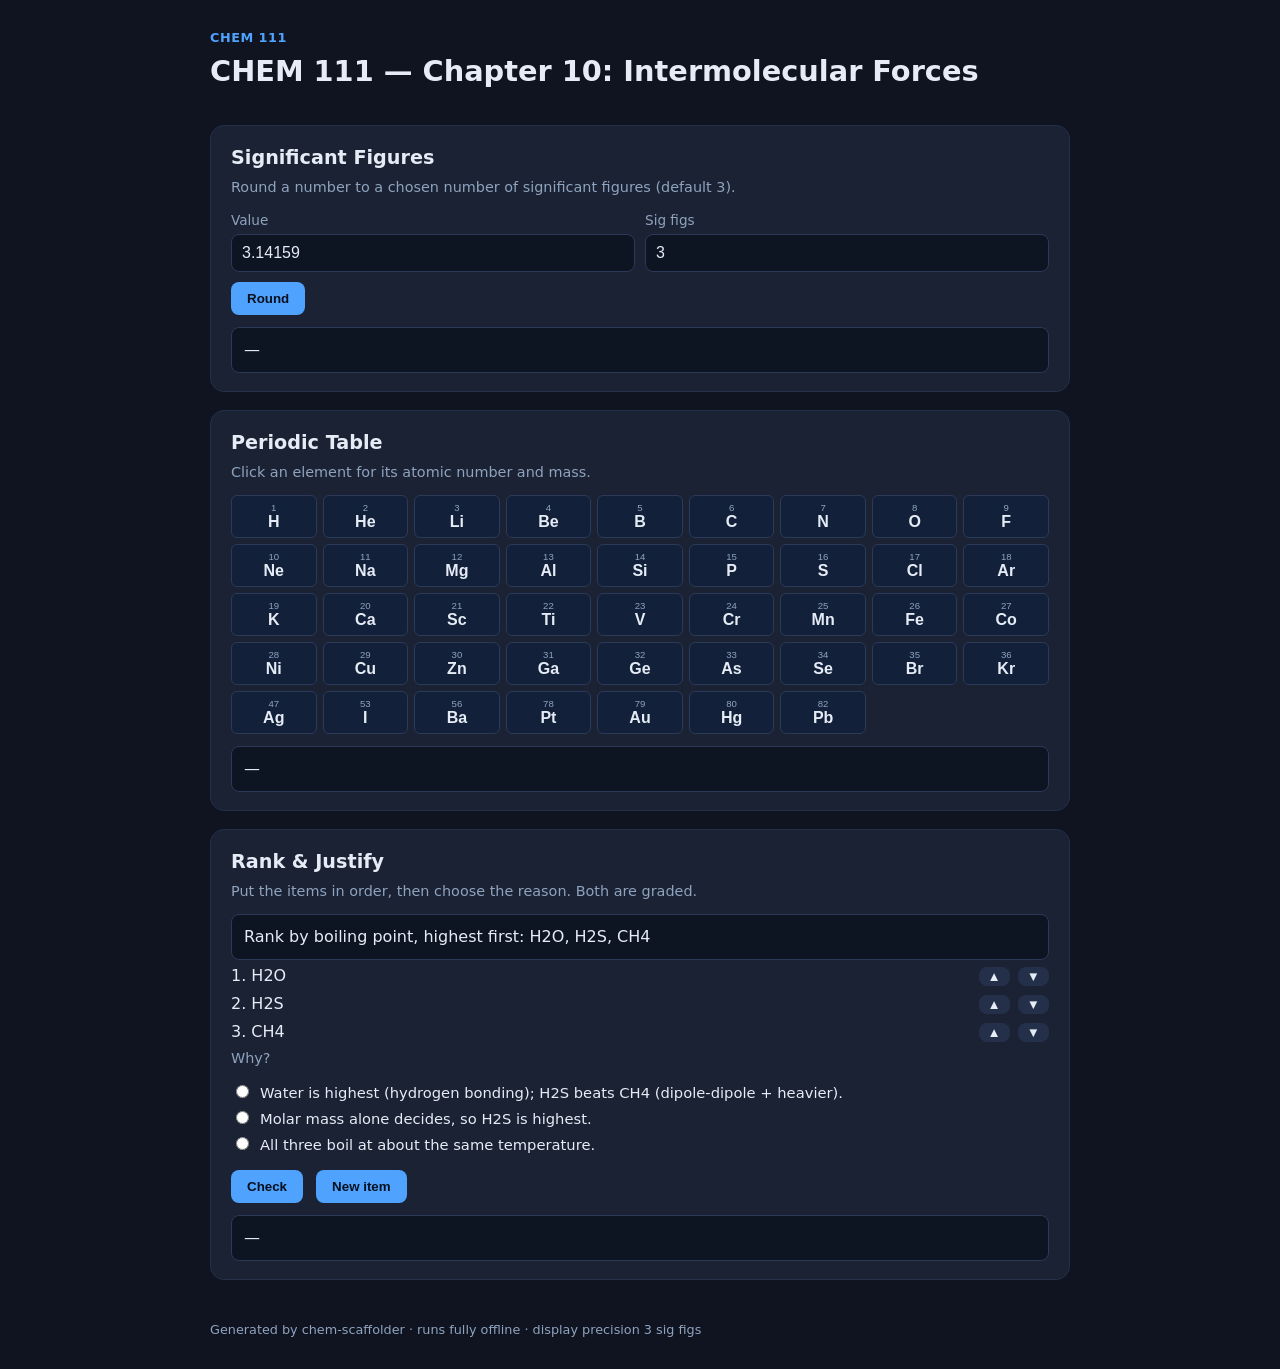
<file: docs/ch10/index.html>
<!doctype html>
<html lang="en">
<head>
<meta charset="utf-8">
<meta name="viewport" content="width=device-width, initial-scale=1">
<title>CHEM 111 — Chapter 10: Intermolecular Forces</title>
<link rel="stylesheet" href="styles.css">
</head>
<body>
  <header>
    <div class="course">CHEM 111</div>
    <h1>CHEM 111 — Chapter 10: Intermolecular Forces</h1>
  </header>
  <main>

      <section class="card" id="sigfigs">
        <h2>Significant Figures</h2>
        <p class="hint">Round a number to a chosen number of significant figures (default 3).</p>
        <div class="grid2">
          <label>Value<input id="sf-x" type="number" step="any" value="3.14159"></label>
          <label>Sig figs<input id="sf-n" type="number" min="1" max="10" value="3"></label>
        </div>
        <button onclick="runSigFig()">Round</button>
        <div class="result" id="sf-out">—</div>
      </section>
      <section class="card" id="ptable">
        <h2>Periodic Table</h2>
        <p class="hint">Click an element for its atomic number and mass.</p>
        <div id="pt-grid" class="pt-grid"></div>
        <div class="result" id="pt-out">—</div>
      </section>
      <section class="card" id="reasoning">
        <h2>Rank &amp; Justify</h2>
        <p class="hint">Put the items in order, then choose the reason. Both are graded.</p>
        <div class="result" id="rs-prompt">…</div>
        <div id="rs-order"></div>
        <div class="hint">Why?</div>
        <div id="rs-reasons"></div>
        <button onclick="rsSubmit()">Check</button>
        <button onclick="rsNext()">New item</button>
        <div class="result" id="rs-feedback">—</div>
      </section>
  </main>
  <footer>Generated by chem-scaffolder · runs fully offline · display precision 3 sig figs</footer>
  <script src="chem-data.js"></script>
  <script src="chem-core.js"></script>
  <script>
var APP_SIG = 3;         // display precision, from the spec
var APP_CHAPTER = 10;   // scopes question banks to this chapter (null = all)

function runSigFig() {
  var out=document.getElementById("sf-out");
  try { var x=Number(document.getElementById("sf-x").value);
    var n=parseInt(document.getElementById("sf-n").value,10);
    out.className="result ok"; out.textContent = CHEM_CORE.sigFig(x, n); }
  catch(e){ out.className="result err"; out.textContent=e.message; }
}
(function renderPT(){
  var grid=document.getElementById("pt-grid"); if(!grid) return;
  CHEM_DATA.elements.forEach(function(e){
    var b=document.createElement("button"); b.className="pt-cell";
    b.innerHTML="<span class='pt-no'>"+e[0]+"</span><span class='pt-sym'>"+e[1]+"</span>";
    b.onclick=function(){ var o=document.getElementById("pt-out"); o.className="result ok";
      o.textContent = e[2]+" ("+e[1]+"): Z="+e[0]+", M="+CHEM_CORE.sigFig(e[3], APP_SIG)+" g/mol"; };
    grid.appendChild(b);
  });
})();
var REASON = (function(){
  var items = CHEM_CORE.buildReasoningItems(APP_CHAPTER), idx = 0, order = [];
  function cur(){ return items[idx]; }
  function move(i, d){ var j = i + d; if (j < 0 || j >= order.length) return; var t = order[i]; order[i] = order[j]; order[j] = t; renderOrder(); }
  function renderOrder(){
    var host = document.getElementById("rs-order"); host.innerHTML = "";
    order.forEach(function(label, i){
      var row = document.createElement("div"); row.className = "rs-item";
      var span = document.createElement("span"); span.textContent = (i + 1) + ". " + label;
      var up = document.createElement("button"); up.textContent = "▲"; up.onclick = function(){ move(i, -1); };
      var dn = document.createElement("button"); dn.textContent = "▼"; dn.onclick = function(){ move(i, 1); };
      row.appendChild(span); row.appendChild(up); row.appendChild(dn); host.appendChild(row);
    });
  }
  function renderReasons(){
    var host = document.getElementById("rs-reasons"); host.innerHTML = "";
    cur().reasons.forEach(function(r, i){
      var lbl = document.createElement("label"); lbl.className = "rs-reason";
      lbl.innerHTML = "<input type='radio' name='rs-reason' value='" + i + "'> " + r;
      host.appendChild(lbl);
    });
  }
  function newItem(){
    order = cur().items.slice();
    document.getElementById("rs-prompt").textContent = cur().prompt;
    renderOrder(); renderReasons();
    var fb = document.getElementById("rs-feedback"); fb.className = "result"; fb.textContent = "—";
  }
  function submit(){
    var sel = document.querySelector("input[name='rs-reason']:checked");
    var g = CHEM_CORE.gradeReasoning(order, sel ? parseInt(sel.value, 10) : -1, cur());
    var fb = document.getElementById("rs-feedback");
    if (g.orderCorrect && g.reasonCorrect) { fb.className = "result ok"; fb.textContent = "✓ Correct order and reason."; }
    else {
      fb.className = "result err";
      fb.textContent = (g.orderCorrect ? "Order ✓" : "Order ✗") + "  ·  " + (g.reasonCorrect ? "reason ✓" : "reason ✗")
        + (g.orderCorrect ? "" : "   (correct order: " + cur().correctOrder.join(" > ") + ")");
    }
  }
  newItem();
  return { submit: submit, next: function(){ idx = (idx + 1) % items.length; newItem(); } };
})();
function rsSubmit(){ REASON.submit(); }
function rsNext(){ REASON.next(); }
  </script>
</body>
</html>
</file>
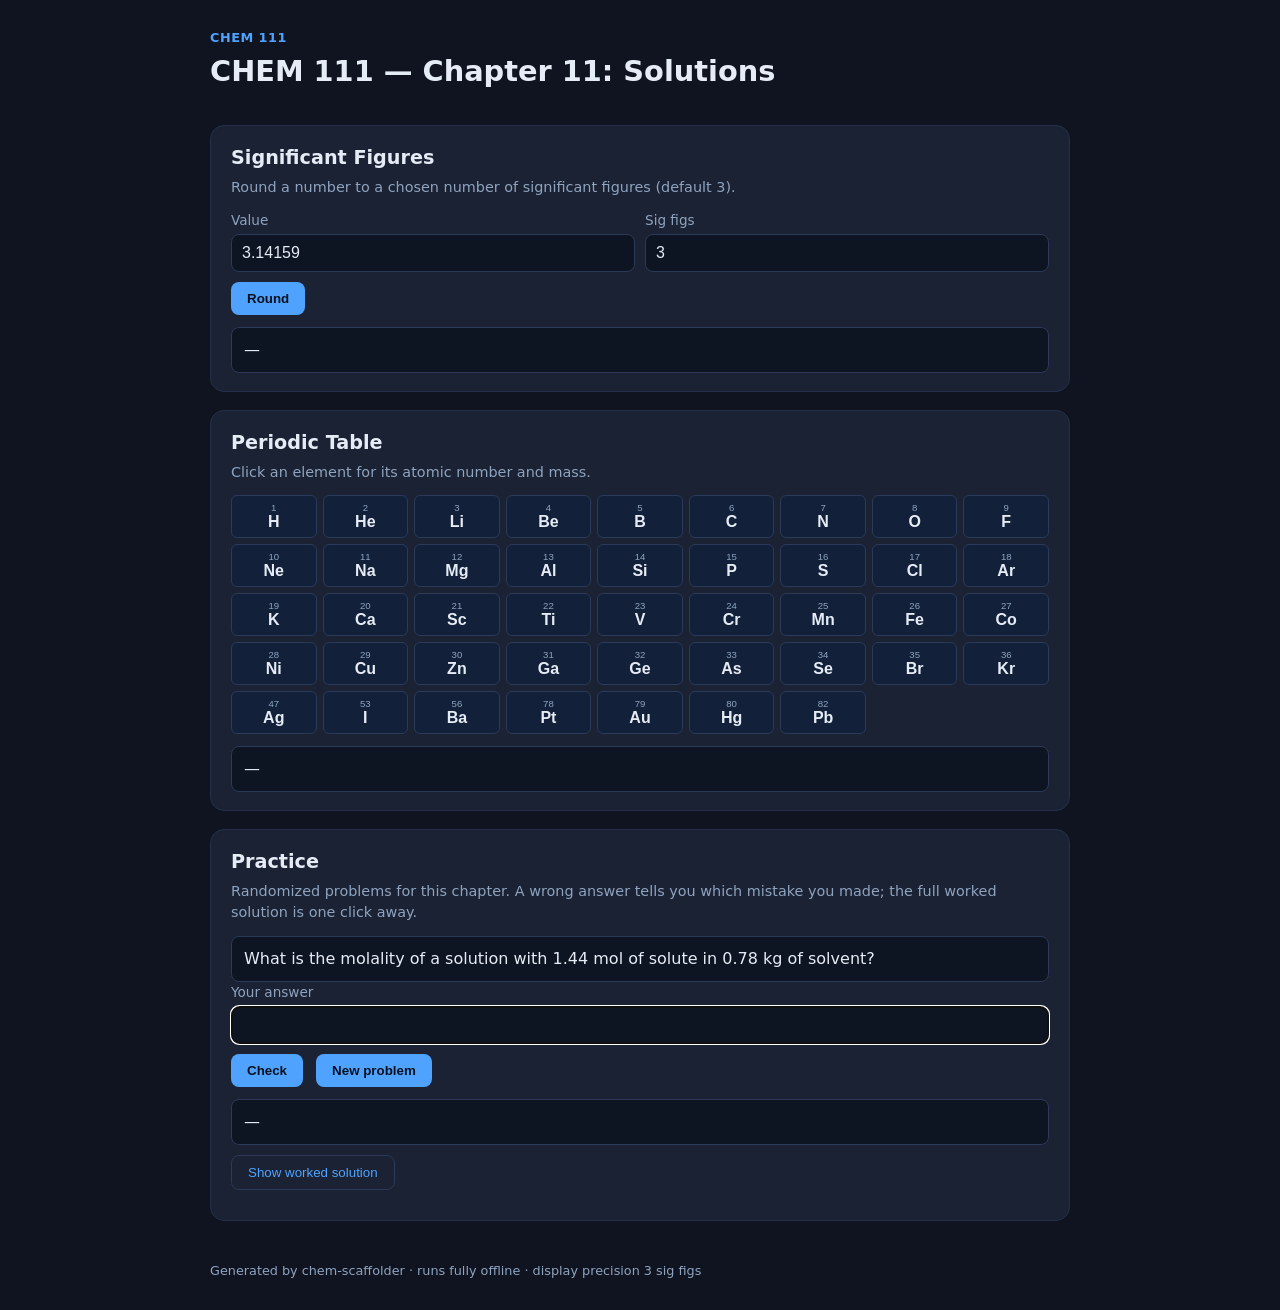
<file: docs/ch11/index.html>
<!doctype html>
<html lang="en">
<head>
<meta charset="utf-8">
<meta name="viewport" content="width=device-width, initial-scale=1">
<title>CHEM 111 — Chapter 11: Solutions</title>
<link rel="stylesheet" href="styles.css">
</head>
<body>
  <header>
    <div class="course">CHEM 111</div>
    <h1>CHEM 111 — Chapter 11: Solutions</h1>
  </header>
  <main>

      <section class="card" id="sigfigs">
        <h2>Significant Figures</h2>
        <p class="hint">Round a number to a chosen number of significant figures (default 3).</p>
        <div class="grid2">
          <label>Value<input id="sf-x" type="number" step="any" value="3.14159"></label>
          <label>Sig figs<input id="sf-n" type="number" min="1" max="10" value="3"></label>
        </div>
        <button onclick="runSigFig()">Round</button>
        <div class="result" id="sf-out">—</div>
      </section>
      <section class="card" id="ptable">
        <h2>Periodic Table</h2>
        <p class="hint">Click an element for its atomic number and mass.</p>
        <div id="pt-grid" class="pt-grid"></div>
        <div class="result" id="pt-out">—</div>
      </section>
      <section class="card" id="practice">
        <h2>Practice</h2>
        <p class="hint">Randomized problems for this chapter. A wrong answer tells you which mistake you made; the full worked solution is one click away.</p>
        <div class="result" id="pr-question">…</div>
        <label>Your answer<input id="pr-input" type="text" autocomplete="off" spellcheck="false"></label>
        <button onclick="prSubmit()">Check</button>
        <button onclick="prNext()">New problem</button>
        <div class="result" id="pr-feedback">—</div>
        <button type="button" class="work-toggle" id="pr-work-btn" onclick="prToggleWork()">Show worked solution</button>
        <div id="pr-steps" class="work-body" hidden></div>
        <div class="hint" id="pr-stats"></div>
      </section>
  </main>
  <footer>Generated by chem-scaffolder · runs fully offline · display precision 3 sig figs</footer>
  <script src="chem-data.js"></script>
  <script src="chem-core.js"></script>
  <script>
var APP_SIG = 3;         // display precision, from the spec
var APP_CHAPTER = 11;   // scopes question banks to this chapter (null = all)

function runSigFig() {
  var out=document.getElementById("sf-out");
  try { var x=Number(document.getElementById("sf-x").value);
    var n=parseInt(document.getElementById("sf-n").value,10);
    out.className="result ok"; out.textContent = CHEM_CORE.sigFig(x, n); }
  catch(e){ out.className="result err"; out.textContent=e.message; }
}
(function renderPT(){
  var grid=document.getElementById("pt-grid"); if(!grid) return;
  CHEM_DATA.elements.forEach(function(e){
    var b=document.createElement("button"); b.className="pt-cell";
    b.innerHTML="<span class='pt-no'>"+e[0]+"</span><span class='pt-sym'>"+e[1]+"</span>";
    b.onclick=function(){ var o=document.getElementById("pt-out"); o.className="result ok";
      o.textContent = e[2]+" ("+e[1]+"): Z="+e[0]+", M="+CHEM_CORE.sigFig(e[3], APP_SIG)+" g/mol"; };
    grid.appendChild(b);
  });
})();
var PRAC = (function(){
  // STANDARD: worked solutions are always available but HIDDEN by default behind a
  // toggle. Any future widget with step-by-step solutions should follow this pattern.
  var streak = 0, inst = null, workOpen = false;
  function stepsHtml(steps){ return steps.map(function(s){ return "<div class='pr-step'>" + s + "</div>"; }).join(""); }
  function renderWork(){
    var el = document.getElementById("pr-steps"), btn = document.getElementById("pr-work-btn");
    el.innerHTML = stepsHtml(inst.steps);
    el.hidden = !workOpen;
    btn.textContent = workOpen ? "Hide worked solution" : "Show worked solution";
  }
  function stats(){ document.getElementById("pr-stats").textContent = streak > 1 ? ("streak: " + streak) : ""; }
  function newProblem(){
    inst = CHEM_CORE.buildPractice({ chapter: APP_CHAPTER });
    document.getElementById("pr-question").textContent = inst.question;
    document.getElementById("pr-input").value = "";
    var fb = document.getElementById("pr-feedback"); fb.className = "result"; fb.textContent = "—";
    workOpen = false; renderWork(); stats();   // hidden by default on every new problem
    document.getElementById("pr-input").focus();
  }
  function submit(){
    if (!inst) return;
    var g = document.getElementById("pr-input").value;
    if (g.trim() === "") return;
    var r = CHEM_CORE.gradePractice(g, inst), fb = document.getElementById("pr-feedback");
    if (r.correct) { streak++; fb.className = "result ok"; fb.textContent = r.message; stats(); setTimeout(newProblem, 1100); }
    else { streak = 0; fb.className = "result err"; fb.textContent = r.message; stats(); }
  }
  document.getElementById("pr-input").addEventListener("keydown", function(e){ if (e.key === "Enter") submit(); });
  newProblem();
  return { submit: submit, next: newProblem, toggleWork: function(){ workOpen = !workOpen; renderWork(); } };
})();
function prSubmit(){ PRAC.submit(); }
function prNext(){ PRAC.next(); }
function prToggleWork(){ PRAC.toggleWork(); }
  </script>
</body>
</html>
</file>
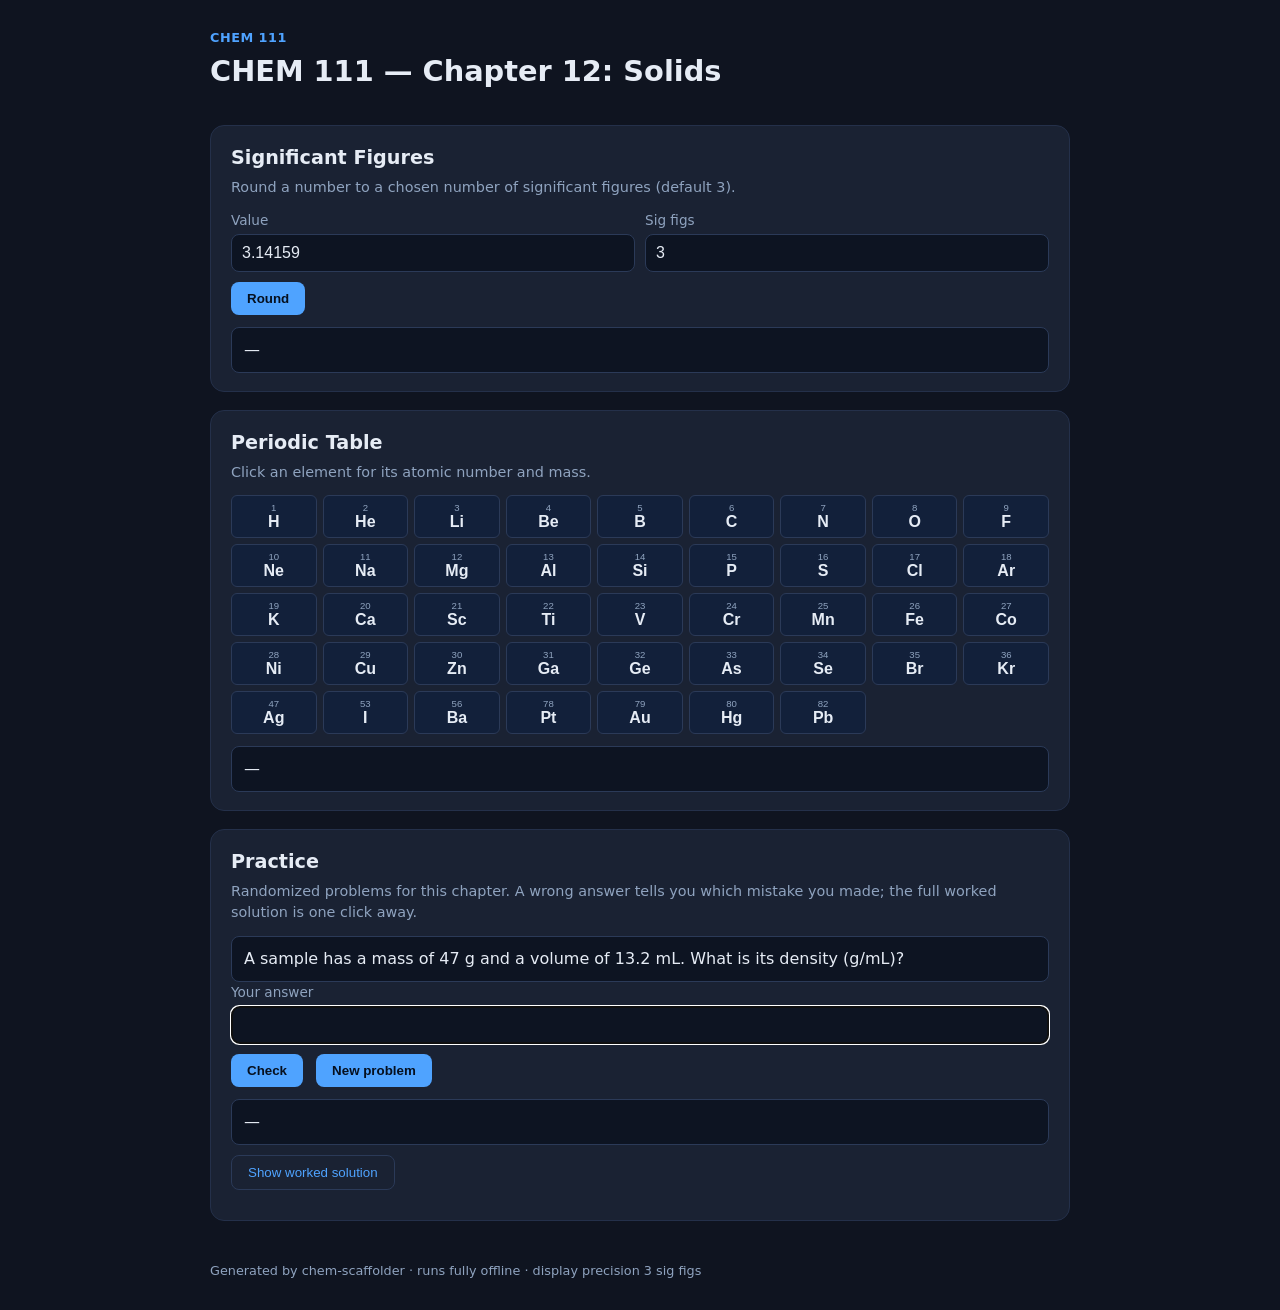
<file: docs/ch12/index.html>
<!doctype html>
<html lang="en">
<head>
<meta charset="utf-8">
<meta name="viewport" content="width=device-width, initial-scale=1">
<title>CHEM 111 — Chapter 12: Solids</title>
<link rel="stylesheet" href="styles.css">
</head>
<body>
  <header>
    <div class="course">CHEM 111</div>
    <h1>CHEM 111 — Chapter 12: Solids</h1>
  </header>
  <main>

      <section class="card" id="sigfigs">
        <h2>Significant Figures</h2>
        <p class="hint">Round a number to a chosen number of significant figures (default 3).</p>
        <div class="grid2">
          <label>Value<input id="sf-x" type="number" step="any" value="3.14159"></label>
          <label>Sig figs<input id="sf-n" type="number" min="1" max="10" value="3"></label>
        </div>
        <button onclick="runSigFig()">Round</button>
        <div class="result" id="sf-out">—</div>
      </section>
      <section class="card" id="ptable">
        <h2>Periodic Table</h2>
        <p class="hint">Click an element for its atomic number and mass.</p>
        <div id="pt-grid" class="pt-grid"></div>
        <div class="result" id="pt-out">—</div>
      </section>
      <section class="card" id="practice">
        <h2>Practice</h2>
        <p class="hint">Randomized problems for this chapter. A wrong answer tells you which mistake you made; the full worked solution is one click away.</p>
        <div class="result" id="pr-question">…</div>
        <label>Your answer<input id="pr-input" type="text" autocomplete="off" spellcheck="false"></label>
        <button onclick="prSubmit()">Check</button>
        <button onclick="prNext()">New problem</button>
        <div class="result" id="pr-feedback">—</div>
        <button type="button" class="work-toggle" id="pr-work-btn" onclick="prToggleWork()">Show worked solution</button>
        <div id="pr-steps" class="work-body" hidden></div>
        <div class="hint" id="pr-stats"></div>
      </section>
  </main>
  <footer>Generated by chem-scaffolder · runs fully offline · display precision 3 sig figs</footer>
  <script src="chem-data.js"></script>
  <script src="chem-core.js"></script>
  <script>
var APP_SIG = 3;         // display precision, from the spec
var APP_CHAPTER = 12;   // scopes question banks to this chapter (null = all)

function runSigFig() {
  var out=document.getElementById("sf-out");
  try { var x=Number(document.getElementById("sf-x").value);
    var n=parseInt(document.getElementById("sf-n").value,10);
    out.className="result ok"; out.textContent = CHEM_CORE.sigFig(x, n); }
  catch(e){ out.className="result err"; out.textContent=e.message; }
}
(function renderPT(){
  var grid=document.getElementById("pt-grid"); if(!grid) return;
  CHEM_DATA.elements.forEach(function(e){
    var b=document.createElement("button"); b.className="pt-cell";
    b.innerHTML="<span class='pt-no'>"+e[0]+"</span><span class='pt-sym'>"+e[1]+"</span>";
    b.onclick=function(){ var o=document.getElementById("pt-out"); o.className="result ok";
      o.textContent = e[2]+" ("+e[1]+"): Z="+e[0]+", M="+CHEM_CORE.sigFig(e[3], APP_SIG)+" g/mol"; };
    grid.appendChild(b);
  });
})();
var PRAC = (function(){
  // STANDARD: worked solutions are always available but HIDDEN by default behind a
  // toggle. Any future widget with step-by-step solutions should follow this pattern.
  var streak = 0, inst = null, workOpen = false;
  function stepsHtml(steps){ return steps.map(function(s){ return "<div class='pr-step'>" + s + "</div>"; }).join(""); }
  function renderWork(){
    var el = document.getElementById("pr-steps"), btn = document.getElementById("pr-work-btn");
    el.innerHTML = stepsHtml(inst.steps);
    el.hidden = !workOpen;
    btn.textContent = workOpen ? "Hide worked solution" : "Show worked solution";
  }
  function stats(){ document.getElementById("pr-stats").textContent = streak > 1 ? ("streak: " + streak) : ""; }
  function newProblem(){
    inst = CHEM_CORE.buildPractice({ chapter: APP_CHAPTER });
    document.getElementById("pr-question").textContent = inst.question;
    document.getElementById("pr-input").value = "";
    var fb = document.getElementById("pr-feedback"); fb.className = "result"; fb.textContent = "—";
    workOpen = false; renderWork(); stats();   // hidden by default on every new problem
    document.getElementById("pr-input").focus();
  }
  function submit(){
    if (!inst) return;
    var g = document.getElementById("pr-input").value;
    if (g.trim() === "") return;
    var r = CHEM_CORE.gradePractice(g, inst), fb = document.getElementById("pr-feedback");
    if (r.correct) { streak++; fb.className = "result ok"; fb.textContent = r.message; stats(); setTimeout(newProblem, 1100); }
    else { streak = 0; fb.className = "result err"; fb.textContent = r.message; stats(); }
  }
  document.getElementById("pr-input").addEventListener("keydown", function(e){ if (e.key === "Enter") submit(); });
  newProblem();
  return { submit: submit, next: newProblem, toggleWork: function(){ workOpen = !workOpen; renderWork(); } };
})();
function prSubmit(){ PRAC.submit(); }
function prNext(){ PRAC.next(); }
function prToggleWork(){ PRAC.toggleWork(); }
  </script>
</body>
</html>
</file>
<file: docs/ch01/styles.css>
:root{--bg:#0f1420;--card:#1a2233;--ink:#e6ecf5;--mut:#8fa3bf;--acc:#4fa3ff;--ok:#3ddc84;--err:#ff6b6b}
*{box-sizing:border-box}body{margin:0;font:16px/1.5 system-ui,Segoe UI,Roboto,sans-serif;background:var(--bg);color:var(--ink)}
header{padding:28px 20px 8px;max-width:900px;margin:0 auto}.course{color:var(--acc);font-weight:600;letter-spacing:.04em;text-transform:uppercase;font-size:.8rem}
h1{margin:.1em 0 .4em;font-size:1.8rem}main{max-width:900px;margin:0 auto;padding:12px 20px 40px;display:grid;gap:18px}
.card{background:var(--card);border:1px solid #24304a;border-radius:14px;padding:18px 20px}
.card h2{margin:0 0 4px;font-size:1.2rem}.eq{color:var(--mut);font-weight:400;font-size:.95rem}
.hint{color:var(--mut);margin:.2em 0 .8em;font-size:.9rem}
label{display:flex;flex-direction:column;gap:4px;font-size:.85rem;color:var(--mut)}
input,select{background:#0d1422;border:1px solid #2b3a58;color:var(--ink);border-radius:8px;padding:9px 10px;font-size:1rem}
.pr-step{padding:2px 0;color:var(--mut);font-variant-numeric:tabular-nums}
.work-toggle{background:transparent;color:var(--acc);border:1px solid #2b3a58;font-weight:400}
.work-toggle:hover{border-color:var(--acc);background:#12203a}
.work-body{margin-top:10px;padding:10px 12px;background:#0d1422;border:1px solid #2b3a58;border-radius:8px}
.lw-row{display:flex;gap:12px;align-items:center;flex-wrap:wrap;margin:6px 0;padding:6px 0;border-bottom:1px solid #24304a}
.lw-row label{flex-direction:row;align-items:center;gap:6px}.lw-row input{width:64px}
.lw-sym{font-weight:700;font-size:1.1rem;width:2ch}.lw-fc{margin-left:auto;font-variant-numeric:tabular-nums;font-size:.9rem}
.lw-fc.ok{color:var(--ok)}.lw-fc.warn{color:var(--err)}
.rs-item{display:flex;gap:8px;align-items:center;margin:4px 0}.rs-item span{min-width:0;flex:1}
.rs-item button{margin:0;padding:2px 9px;background:#24304a;color:var(--ink)}
.rs-reason{display:flex;gap:8px;align-items:flex-start;margin:4px 0;color:var(--ink);flex-direction:row;font-size:.92rem}
.grid4{display:grid;grid-template-columns:repeat(4,1fr);gap:10px}.grid2{display:grid;grid-template-columns:repeat(2,1fr);gap:10px}
@media(max-width:560px){.grid4{grid-template-columns:repeat(2,1fr)}}
button{margin-top:10px;margin-right:8px;background:var(--acc);color:#06101f;border:0;border-radius:8px;padding:9px 16px;font-weight:600;cursor:pointer}
button:hover{filter:brightness(1.08)}
.result{margin-top:12px;padding:10px 12px;border-radius:8px;background:#0d1422;border:1px solid #2b3a58;font-variant-numeric:tabular-nums;min-height:1.2em}
.result.ok{border-color:var(--ok);color:var(--ok)}.result.err{border-color:var(--err);color:var(--err)}
.pt-grid{display:grid;grid-template-columns:repeat(9,1fr);gap:6px}@media(max-width:560px){.pt-grid{grid-template-columns:repeat(6,1fr)}}
.pt-cell{margin:0;background:#12203a;color:var(--ink);border:1px solid #2b3a58;border-radius:6px;padding:6px 2px;display:flex;flex-direction:column;align-items:center;font-weight:400}
.pt-cell:hover{border-color:var(--acc)}.pt-no{font-size:.6rem;color:var(--mut)}.pt-sym{font-size:1rem;font-weight:700}
.rr-grid{display:flex;align-items:stretch;flex-wrap:wrap;margin:16px 0;font-variant-numeric:tabular-nums;font-size:1.05rem}
.rr-col{display:flex;flex-direction:column;justify-content:center;padding:6px 16px;position:relative;min-width:60px}
.rr-col:not(.rr-start){border-left:2px solid #3a4a6a}
.rr-num{padding:8px 0;text-align:center}
.rr-den{padding:8px 0;text-align:center;border-top:2px solid #3a4a6a}
.rr-start .rr-num{font-weight:700}
.rru{padding:0 1px}
.rru.cancel{text-decoration:line-through;text-decoration-thickness:2px;text-decoration-color:var(--err);color:var(--mut)}
#railroad .result.ok{font-size:1.05rem}
.rr-ctrls{position:absolute;top:-10px;right:2px;display:flex;gap:3px}
.rr-ctrls button{margin:0;padding:0 6px;font-size:.72rem;line-height:1.7;background:#24304a;color:var(--ink);border:1px solid #2b3a58}
#rr-palette button{margin:4px 8px 4px 0;background:#12203a;color:var(--ink);border:1px solid #2b3a58;font-weight:400}
#rr-palette button:hover{border-color:var(--acc)}
footer{max-width:900px;margin:0 auto;padding:0 20px 30px;color:var(--mut);font-size:.8rem}
</file>
<file: docs/ch02/styles.css>
:root{--bg:#0f1420;--card:#1a2233;--ink:#e6ecf5;--mut:#8fa3bf;--acc:#4fa3ff;--ok:#3ddc84;--err:#ff6b6b}
*{box-sizing:border-box}body{margin:0;font:16px/1.5 system-ui,Segoe UI,Roboto,sans-serif;background:var(--bg);color:var(--ink)}
header{padding:28px 20px 8px;max-width:900px;margin:0 auto}.course{color:var(--acc);font-weight:600;letter-spacing:.04em;text-transform:uppercase;font-size:.8rem}
h1{margin:.1em 0 .4em;font-size:1.8rem}main{max-width:900px;margin:0 auto;padding:12px 20px 40px;display:grid;gap:18px}
.card{background:var(--card);border:1px solid #24304a;border-radius:14px;padding:18px 20px}
.card h2{margin:0 0 4px;font-size:1.2rem}.eq{color:var(--mut);font-weight:400;font-size:.95rem}
.hint{color:var(--mut);margin:.2em 0 .8em;font-size:.9rem}
label{display:flex;flex-direction:column;gap:4px;font-size:.85rem;color:var(--mut)}
input,select{background:#0d1422;border:1px solid #2b3a58;color:var(--ink);border-radius:8px;padding:9px 10px;font-size:1rem}
.pr-step{padding:2px 0;color:var(--mut);font-variant-numeric:tabular-nums}
.work-toggle{background:transparent;color:var(--acc);border:1px solid #2b3a58;font-weight:400}
.work-toggle:hover{border-color:var(--acc);background:#12203a}
.work-body{margin-top:10px;padding:10px 12px;background:#0d1422;border:1px solid #2b3a58;border-radius:8px}
.lw-row{display:flex;gap:12px;align-items:center;flex-wrap:wrap;margin:6px 0;padding:6px 0;border-bottom:1px solid #24304a}
.lw-row label{flex-direction:row;align-items:center;gap:6px}.lw-row input{width:64px}
.lw-sym{font-weight:700;font-size:1.1rem;width:2ch}.lw-fc{margin-left:auto;font-variant-numeric:tabular-nums;font-size:.9rem}
.lw-fc.ok{color:var(--ok)}.lw-fc.warn{color:var(--err)}
.rs-item{display:flex;gap:8px;align-items:center;margin:4px 0}.rs-item span{min-width:0;flex:1}
.rs-item button{margin:0;padding:2px 9px;background:#24304a;color:var(--ink)}
.rs-reason{display:flex;gap:8px;align-items:flex-start;margin:4px 0;color:var(--ink);flex-direction:row;font-size:.92rem}
.grid4{display:grid;grid-template-columns:repeat(4,1fr);gap:10px}.grid2{display:grid;grid-template-columns:repeat(2,1fr);gap:10px}
@media(max-width:560px){.grid4{grid-template-columns:repeat(2,1fr)}}
button{margin-top:10px;margin-right:8px;background:var(--acc);color:#06101f;border:0;border-radius:8px;padding:9px 16px;font-weight:600;cursor:pointer}
button:hover{filter:brightness(1.08)}
.result{margin-top:12px;padding:10px 12px;border-radius:8px;background:#0d1422;border:1px solid #2b3a58;font-variant-numeric:tabular-nums;min-height:1.2em}
.result.ok{border-color:var(--ok);color:var(--ok)}.result.err{border-color:var(--err);color:var(--err)}
.pt-grid{display:grid;grid-template-columns:repeat(9,1fr);gap:6px}@media(max-width:560px){.pt-grid{grid-template-columns:repeat(6,1fr)}}
.pt-cell{margin:0;background:#12203a;color:var(--ink);border:1px solid #2b3a58;border-radius:6px;padding:6px 2px;display:flex;flex-direction:column;align-items:center;font-weight:400}
.pt-cell:hover{border-color:var(--acc)}.pt-no{font-size:.6rem;color:var(--mut)}.pt-sym{font-size:1rem;font-weight:700}
.rr-grid{display:flex;align-items:stretch;flex-wrap:wrap;margin:16px 0;font-variant-numeric:tabular-nums;font-size:1.05rem}
.rr-col{display:flex;flex-direction:column;justify-content:center;padding:6px 16px;position:relative;min-width:60px}
.rr-col:not(.rr-start){border-left:2px solid #3a4a6a}
.rr-num{padding:8px 0;text-align:center}
.rr-den{padding:8px 0;text-align:center;border-top:2px solid #3a4a6a}
.rr-start .rr-num{font-weight:700}
.rru{padding:0 1px}
.rru.cancel{text-decoration:line-through;text-decoration-thickness:2px;text-decoration-color:var(--err);color:var(--mut)}
#railroad .result.ok{font-size:1.05rem}
.rr-ctrls{position:absolute;top:-10px;right:2px;display:flex;gap:3px}
.rr-ctrls button{margin:0;padding:0 6px;font-size:.72rem;line-height:1.7;background:#24304a;color:var(--ink);border:1px solid #2b3a58}
#rr-palette button{margin:4px 8px 4px 0;background:#12203a;color:var(--ink);border:1px solid #2b3a58;font-weight:400}
#rr-palette button:hover{border-color:var(--acc)}
footer{max-width:900px;margin:0 auto;padding:0 20px 30px;color:var(--mut);font-size:.8rem}
</file>
<file: docs/ch03/styles.css>
:root{--bg:#0f1420;--card:#1a2233;--ink:#e6ecf5;--mut:#8fa3bf;--acc:#4fa3ff;--ok:#3ddc84;--err:#ff6b6b}
*{box-sizing:border-box}body{margin:0;font:16px/1.5 system-ui,Segoe UI,Roboto,sans-serif;background:var(--bg);color:var(--ink)}
header{padding:28px 20px 8px;max-width:900px;margin:0 auto}.course{color:var(--acc);font-weight:600;letter-spacing:.04em;text-transform:uppercase;font-size:.8rem}
h1{margin:.1em 0 .4em;font-size:1.8rem}main{max-width:900px;margin:0 auto;padding:12px 20px 40px;display:grid;gap:18px}
.card{background:var(--card);border:1px solid #24304a;border-radius:14px;padding:18px 20px}
.card h2{margin:0 0 4px;font-size:1.2rem}.eq{color:var(--mut);font-weight:400;font-size:.95rem}
.hint{color:var(--mut);margin:.2em 0 .8em;font-size:.9rem}
label{display:flex;flex-direction:column;gap:4px;font-size:.85rem;color:var(--mut)}
input,select{background:#0d1422;border:1px solid #2b3a58;color:var(--ink);border-radius:8px;padding:9px 10px;font-size:1rem}
.pr-step{padding:2px 0;color:var(--mut);font-variant-numeric:tabular-nums}
.work-toggle{background:transparent;color:var(--acc);border:1px solid #2b3a58;font-weight:400}
.work-toggle:hover{border-color:var(--acc);background:#12203a}
.work-body{margin-top:10px;padding:10px 12px;background:#0d1422;border:1px solid #2b3a58;border-radius:8px}
.lw-row{display:flex;gap:12px;align-items:center;flex-wrap:wrap;margin:6px 0;padding:6px 0;border-bottom:1px solid #24304a}
.lw-row label{flex-direction:row;align-items:center;gap:6px}.lw-row input{width:64px}
.lw-sym{font-weight:700;font-size:1.1rem;width:2ch}.lw-fc{margin-left:auto;font-variant-numeric:tabular-nums;font-size:.9rem}
.lw-fc.ok{color:var(--ok)}.lw-fc.warn{color:var(--err)}
.rs-item{display:flex;gap:8px;align-items:center;margin:4px 0}.rs-item span{min-width:0;flex:1}
.rs-item button{margin:0;padding:2px 9px;background:#24304a;color:var(--ink)}
.rs-reason{display:flex;gap:8px;align-items:flex-start;margin:4px 0;color:var(--ink);flex-direction:row;font-size:.92rem}
.grid4{display:grid;grid-template-columns:repeat(4,1fr);gap:10px}.grid2{display:grid;grid-template-columns:repeat(2,1fr);gap:10px}
@media(max-width:560px){.grid4{grid-template-columns:repeat(2,1fr)}}
button{margin-top:10px;margin-right:8px;background:var(--acc);color:#06101f;border:0;border-radius:8px;padding:9px 16px;font-weight:600;cursor:pointer}
button:hover{filter:brightness(1.08)}
.result{margin-top:12px;padding:10px 12px;border-radius:8px;background:#0d1422;border:1px solid #2b3a58;font-variant-numeric:tabular-nums;min-height:1.2em}
.result.ok{border-color:var(--ok);color:var(--ok)}.result.err{border-color:var(--err);color:var(--err)}
.pt-grid{display:grid;grid-template-columns:repeat(9,1fr);gap:6px}@media(max-width:560px){.pt-grid{grid-template-columns:repeat(6,1fr)}}
.pt-cell{margin:0;background:#12203a;color:var(--ink);border:1px solid #2b3a58;border-radius:6px;padding:6px 2px;display:flex;flex-direction:column;align-items:center;font-weight:400}
.pt-cell:hover{border-color:var(--acc)}.pt-no{font-size:.6rem;color:var(--mut)}.pt-sym{font-size:1rem;font-weight:700}
.rr-grid{display:flex;align-items:stretch;flex-wrap:wrap;margin:16px 0;font-variant-numeric:tabular-nums;font-size:1.05rem}
.rr-col{display:flex;flex-direction:column;justify-content:center;padding:6px 16px;position:relative;min-width:60px}
.rr-col:not(.rr-start){border-left:2px solid #3a4a6a}
.rr-num{padding:8px 0;text-align:center}
.rr-den{padding:8px 0;text-align:center;border-top:2px solid #3a4a6a}
.rr-start .rr-num{font-weight:700}
.rru{padding:0 1px}
.rru.cancel{text-decoration:line-through;text-decoration-thickness:2px;text-decoration-color:var(--err);color:var(--mut)}
#railroad .result.ok{font-size:1.05rem}
.rr-ctrls{position:absolute;top:-10px;right:2px;display:flex;gap:3px}
.rr-ctrls button{margin:0;padding:0 6px;font-size:.72rem;line-height:1.7;background:#24304a;color:var(--ink);border:1px solid #2b3a58}
#rr-palette button{margin:4px 8px 4px 0;background:#12203a;color:var(--ink);border:1px solid #2b3a58;font-weight:400}
#rr-palette button:hover{border-color:var(--acc)}
footer{max-width:900px;margin:0 auto;padding:0 20px 30px;color:var(--mut);font-size:.8rem}
</file>
<file: docs/ch04/styles.css>
:root{--bg:#0f1420;--card:#1a2233;--ink:#e6ecf5;--mut:#8fa3bf;--acc:#4fa3ff;--ok:#3ddc84;--err:#ff6b6b}
*{box-sizing:border-box}body{margin:0;font:16px/1.5 system-ui,Segoe UI,Roboto,sans-serif;background:var(--bg);color:var(--ink)}
header{padding:28px 20px 8px;max-width:900px;margin:0 auto}.course{color:var(--acc);font-weight:600;letter-spacing:.04em;text-transform:uppercase;font-size:.8rem}
h1{margin:.1em 0 .4em;font-size:1.8rem}main{max-width:900px;margin:0 auto;padding:12px 20px 40px;display:grid;gap:18px}
.card{background:var(--card);border:1px solid #24304a;border-radius:14px;padding:18px 20px}
.card h2{margin:0 0 4px;font-size:1.2rem}.eq{color:var(--mut);font-weight:400;font-size:.95rem}
.hint{color:var(--mut);margin:.2em 0 .8em;font-size:.9rem}
label{display:flex;flex-direction:column;gap:4px;font-size:.85rem;color:var(--mut)}
input,select{background:#0d1422;border:1px solid #2b3a58;color:var(--ink);border-radius:8px;padding:9px 10px;font-size:1rem}
.pr-step{padding:2px 0;color:var(--mut);font-variant-numeric:tabular-nums}
.work-toggle{background:transparent;color:var(--acc);border:1px solid #2b3a58;font-weight:400}
.work-toggle:hover{border-color:var(--acc);background:#12203a}
.work-body{margin-top:10px;padding:10px 12px;background:#0d1422;border:1px solid #2b3a58;border-radius:8px}
.lw-row{display:flex;gap:12px;align-items:center;flex-wrap:wrap;margin:6px 0;padding:6px 0;border-bottom:1px solid #24304a}
.lw-row label{flex-direction:row;align-items:center;gap:6px}.lw-row input{width:64px}
.lw-sym{font-weight:700;font-size:1.1rem;width:2ch}.lw-fc{margin-left:auto;font-variant-numeric:tabular-nums;font-size:.9rem}
.lw-fc.ok{color:var(--ok)}.lw-fc.warn{color:var(--err)}
.rs-item{display:flex;gap:8px;align-items:center;margin:4px 0}.rs-item span{min-width:0;flex:1}
.rs-item button{margin:0;padding:2px 9px;background:#24304a;color:var(--ink)}
.rs-reason{display:flex;gap:8px;align-items:flex-start;margin:4px 0;color:var(--ink);flex-direction:row;font-size:.92rem}
.grid4{display:grid;grid-template-columns:repeat(4,1fr);gap:10px}.grid2{display:grid;grid-template-columns:repeat(2,1fr);gap:10px}
@media(max-width:560px){.grid4{grid-template-columns:repeat(2,1fr)}}
button{margin-top:10px;margin-right:8px;background:var(--acc);color:#06101f;border:0;border-radius:8px;padding:9px 16px;font-weight:600;cursor:pointer}
button:hover{filter:brightness(1.08)}
.result{margin-top:12px;padding:10px 12px;border-radius:8px;background:#0d1422;border:1px solid #2b3a58;font-variant-numeric:tabular-nums;min-height:1.2em}
.result.ok{border-color:var(--ok);color:var(--ok)}.result.err{border-color:var(--err);color:var(--err)}
.pt-grid{display:grid;grid-template-columns:repeat(9,1fr);gap:6px}@media(max-width:560px){.pt-grid{grid-template-columns:repeat(6,1fr)}}
.pt-cell{margin:0;background:#12203a;color:var(--ink);border:1px solid #2b3a58;border-radius:6px;padding:6px 2px;display:flex;flex-direction:column;align-items:center;font-weight:400}
.pt-cell:hover{border-color:var(--acc)}.pt-no{font-size:.6rem;color:var(--mut)}.pt-sym{font-size:1rem;font-weight:700}
.rr-grid{display:flex;align-items:stretch;flex-wrap:wrap;margin:16px 0;font-variant-numeric:tabular-nums;font-size:1.05rem}
.rr-col{display:flex;flex-direction:column;justify-content:center;padding:6px 16px;position:relative;min-width:60px}
.rr-col:not(.rr-start){border-left:2px solid #3a4a6a}
.rr-num{padding:8px 0;text-align:center}
.rr-den{padding:8px 0;text-align:center;border-top:2px solid #3a4a6a}
.rr-start .rr-num{font-weight:700}
.rru{padding:0 1px}
.rru.cancel{text-decoration:line-through;text-decoration-thickness:2px;text-decoration-color:var(--err);color:var(--mut)}
#railroad .result.ok{font-size:1.05rem}
.rr-ctrls{position:absolute;top:-10px;right:2px;display:flex;gap:3px}
.rr-ctrls button{margin:0;padding:0 6px;font-size:.72rem;line-height:1.7;background:#24304a;color:var(--ink);border:1px solid #2b3a58}
#rr-palette button{margin:4px 8px 4px 0;background:#12203a;color:var(--ink);border:1px solid #2b3a58;font-weight:400}
#rr-palette button:hover{border-color:var(--acc)}
footer{max-width:900px;margin:0 auto;padding:0 20px 30px;color:var(--mut);font-size:.8rem}
</file>
<file: docs/ch05/styles.css>
:root{--bg:#0f1420;--card:#1a2233;--ink:#e6ecf5;--mut:#8fa3bf;--acc:#4fa3ff;--ok:#3ddc84;--err:#ff6b6b}
*{box-sizing:border-box}body{margin:0;font:16px/1.5 system-ui,Segoe UI,Roboto,sans-serif;background:var(--bg);color:var(--ink)}
header{padding:28px 20px 8px;max-width:900px;margin:0 auto}.course{color:var(--acc);font-weight:600;letter-spacing:.04em;text-transform:uppercase;font-size:.8rem}
h1{margin:.1em 0 .4em;font-size:1.8rem}main{max-width:900px;margin:0 auto;padding:12px 20px 40px;display:grid;gap:18px}
.card{background:var(--card);border:1px solid #24304a;border-radius:14px;padding:18px 20px}
.card h2{margin:0 0 4px;font-size:1.2rem}.eq{color:var(--mut);font-weight:400;font-size:.95rem}
.hint{color:var(--mut);margin:.2em 0 .8em;font-size:.9rem}
label{display:flex;flex-direction:column;gap:4px;font-size:.85rem;color:var(--mut)}
input,select{background:#0d1422;border:1px solid #2b3a58;color:var(--ink);border-radius:8px;padding:9px 10px;font-size:1rem}
.pr-step{padding:2px 0;color:var(--mut);font-variant-numeric:tabular-nums}
.work-toggle{background:transparent;color:var(--acc);border:1px solid #2b3a58;font-weight:400}
.work-toggle:hover{border-color:var(--acc);background:#12203a}
.work-body{margin-top:10px;padding:10px 12px;background:#0d1422;border:1px solid #2b3a58;border-radius:8px}
.lw-row{display:flex;gap:12px;align-items:center;flex-wrap:wrap;margin:6px 0;padding:6px 0;border-bottom:1px solid #24304a}
.lw-row label{flex-direction:row;align-items:center;gap:6px}.lw-row input{width:64px}
.lw-sym{font-weight:700;font-size:1.1rem;width:2ch}.lw-fc{margin-left:auto;font-variant-numeric:tabular-nums;font-size:.9rem}
.lw-fc.ok{color:var(--ok)}.lw-fc.warn{color:var(--err)}
.rs-item{display:flex;gap:8px;align-items:center;margin:4px 0}.rs-item span{min-width:0;flex:1}
.rs-item button{margin:0;padding:2px 9px;background:#24304a;color:var(--ink)}
.rs-reason{display:flex;gap:8px;align-items:flex-start;margin:4px 0;color:var(--ink);flex-direction:row;font-size:.92rem}
.grid4{display:grid;grid-template-columns:repeat(4,1fr);gap:10px}.grid2{display:grid;grid-template-columns:repeat(2,1fr);gap:10px}
@media(max-width:560px){.grid4{grid-template-columns:repeat(2,1fr)}}
button{margin-top:10px;margin-right:8px;background:var(--acc);color:#06101f;border:0;border-radius:8px;padding:9px 16px;font-weight:600;cursor:pointer}
button:hover{filter:brightness(1.08)}
.result{margin-top:12px;padding:10px 12px;border-radius:8px;background:#0d1422;border:1px solid #2b3a58;font-variant-numeric:tabular-nums;min-height:1.2em}
.result.ok{border-color:var(--ok);color:var(--ok)}.result.err{border-color:var(--err);color:var(--err)}
.pt-grid{display:grid;grid-template-columns:repeat(9,1fr);gap:6px}@media(max-width:560px){.pt-grid{grid-template-columns:repeat(6,1fr)}}
.pt-cell{margin:0;background:#12203a;color:var(--ink);border:1px solid #2b3a58;border-radius:6px;padding:6px 2px;display:flex;flex-direction:column;align-items:center;font-weight:400}
.pt-cell:hover{border-color:var(--acc)}.pt-no{font-size:.6rem;color:var(--mut)}.pt-sym{font-size:1rem;font-weight:700}
.rr-grid{display:flex;align-items:stretch;flex-wrap:wrap;margin:16px 0;font-variant-numeric:tabular-nums;font-size:1.05rem}
.rr-col{display:flex;flex-direction:column;justify-content:center;padding:6px 16px;position:relative;min-width:60px}
.rr-col:not(.rr-start){border-left:2px solid #3a4a6a}
.rr-num{padding:8px 0;text-align:center}
.rr-den{padding:8px 0;text-align:center;border-top:2px solid #3a4a6a}
.rr-start .rr-num{font-weight:700}
.rru{padding:0 1px}
.rru.cancel{text-decoration:line-through;text-decoration-thickness:2px;text-decoration-color:var(--err);color:var(--mut)}
#railroad .result.ok{font-size:1.05rem}
.rr-ctrls{position:absolute;top:-10px;right:2px;display:flex;gap:3px}
.rr-ctrls button{margin:0;padding:0 6px;font-size:.72rem;line-height:1.7;background:#24304a;color:var(--ink);border:1px solid #2b3a58}
#rr-palette button{margin:4px 8px 4px 0;background:#12203a;color:var(--ink);border:1px solid #2b3a58;font-weight:400}
#rr-palette button:hover{border-color:var(--acc)}
footer{max-width:900px;margin:0 auto;padding:0 20px 30px;color:var(--mut);font-size:.8rem}
</file>
<file: docs/ch06/styles.css>
:root{--bg:#0f1420;--card:#1a2233;--ink:#e6ecf5;--mut:#8fa3bf;--acc:#4fa3ff;--ok:#3ddc84;--err:#ff6b6b}
*{box-sizing:border-box}body{margin:0;font:16px/1.5 system-ui,Segoe UI,Roboto,sans-serif;background:var(--bg);color:var(--ink)}
header{padding:28px 20px 8px;max-width:900px;margin:0 auto}.course{color:var(--acc);font-weight:600;letter-spacing:.04em;text-transform:uppercase;font-size:.8rem}
h1{margin:.1em 0 .4em;font-size:1.8rem}main{max-width:900px;margin:0 auto;padding:12px 20px 40px;display:grid;gap:18px}
.card{background:var(--card);border:1px solid #24304a;border-radius:14px;padding:18px 20px}
.card h2{margin:0 0 4px;font-size:1.2rem}.eq{color:var(--mut);font-weight:400;font-size:.95rem}
.hint{color:var(--mut);margin:.2em 0 .8em;font-size:.9rem}
label{display:flex;flex-direction:column;gap:4px;font-size:.85rem;color:var(--mut)}
input,select{background:#0d1422;border:1px solid #2b3a58;color:var(--ink);border-radius:8px;padding:9px 10px;font-size:1rem}
.pr-step{padding:2px 0;color:var(--mut);font-variant-numeric:tabular-nums}
.work-toggle{background:transparent;color:var(--acc);border:1px solid #2b3a58;font-weight:400}
.work-toggle:hover{border-color:var(--acc);background:#12203a}
.work-body{margin-top:10px;padding:10px 12px;background:#0d1422;border:1px solid #2b3a58;border-radius:8px}
.lw-row{display:flex;gap:12px;align-items:center;flex-wrap:wrap;margin:6px 0;padding:6px 0;border-bottom:1px solid #24304a}
.lw-row label{flex-direction:row;align-items:center;gap:6px}.lw-row input{width:64px}
.lw-sym{font-weight:700;font-size:1.1rem;width:2ch}.lw-fc{margin-left:auto;font-variant-numeric:tabular-nums;font-size:.9rem}
.lw-fc.ok{color:var(--ok)}.lw-fc.warn{color:var(--err)}
.rs-item{display:flex;gap:8px;align-items:center;margin:4px 0}.rs-item span{min-width:0;flex:1}
.rs-item button{margin:0;padding:2px 9px;background:#24304a;color:var(--ink)}
.rs-reason{display:flex;gap:8px;align-items:flex-start;margin:4px 0;color:var(--ink);flex-direction:row;font-size:.92rem}
.grid4{display:grid;grid-template-columns:repeat(4,1fr);gap:10px}.grid2{display:grid;grid-template-columns:repeat(2,1fr);gap:10px}
@media(max-width:560px){.grid4{grid-template-columns:repeat(2,1fr)}}
button{margin-top:10px;margin-right:8px;background:var(--acc);color:#06101f;border:0;border-radius:8px;padding:9px 16px;font-weight:600;cursor:pointer}
button:hover{filter:brightness(1.08)}
.result{margin-top:12px;padding:10px 12px;border-radius:8px;background:#0d1422;border:1px solid #2b3a58;font-variant-numeric:tabular-nums;min-height:1.2em}
.result.ok{border-color:var(--ok);color:var(--ok)}.result.err{border-color:var(--err);color:var(--err)}
.pt-grid{display:grid;grid-template-columns:repeat(9,1fr);gap:6px}@media(max-width:560px){.pt-grid{grid-template-columns:repeat(6,1fr)}}
.pt-cell{margin:0;background:#12203a;color:var(--ink);border:1px solid #2b3a58;border-radius:6px;padding:6px 2px;display:flex;flex-direction:column;align-items:center;font-weight:400}
.pt-cell:hover{border-color:var(--acc)}.pt-no{font-size:.6rem;color:var(--mut)}.pt-sym{font-size:1rem;font-weight:700}
.rr-grid{display:flex;align-items:stretch;flex-wrap:wrap;margin:16px 0;font-variant-numeric:tabular-nums;font-size:1.05rem}
.rr-col{display:flex;flex-direction:column;justify-content:center;padding:6px 16px;position:relative;min-width:60px}
.rr-col:not(.rr-start){border-left:2px solid #3a4a6a}
.rr-num{padding:8px 0;text-align:center}
.rr-den{padding:8px 0;text-align:center;border-top:2px solid #3a4a6a}
.rr-start .rr-num{font-weight:700}
.rru{padding:0 1px}
.rru.cancel{text-decoration:line-through;text-decoration-thickness:2px;text-decoration-color:var(--err);color:var(--mut)}
#railroad .result.ok{font-size:1.05rem}
.rr-ctrls{position:absolute;top:-10px;right:2px;display:flex;gap:3px}
.rr-ctrls button{margin:0;padding:0 6px;font-size:.72rem;line-height:1.7;background:#24304a;color:var(--ink);border:1px solid #2b3a58}
#rr-palette button{margin:4px 8px 4px 0;background:#12203a;color:var(--ink);border:1px solid #2b3a58;font-weight:400}
#rr-palette button:hover{border-color:var(--acc)}
footer{max-width:900px;margin:0 auto;padding:0 20px 30px;color:var(--mut);font-size:.8rem}
</file>
<file: docs/ch07/styles.css>
:root{--bg:#0f1420;--card:#1a2233;--ink:#e6ecf5;--mut:#8fa3bf;--acc:#4fa3ff;--ok:#3ddc84;--err:#ff6b6b}
*{box-sizing:border-box}body{margin:0;font:16px/1.5 system-ui,Segoe UI,Roboto,sans-serif;background:var(--bg);color:var(--ink)}
header{padding:28px 20px 8px;max-width:900px;margin:0 auto}.course{color:var(--acc);font-weight:600;letter-spacing:.04em;text-transform:uppercase;font-size:.8rem}
h1{margin:.1em 0 .4em;font-size:1.8rem}main{max-width:900px;margin:0 auto;padding:12px 20px 40px;display:grid;gap:18px}
.card{background:var(--card);border:1px solid #24304a;border-radius:14px;padding:18px 20px}
.card h2{margin:0 0 4px;font-size:1.2rem}.eq{color:var(--mut);font-weight:400;font-size:.95rem}
.hint{color:var(--mut);margin:.2em 0 .8em;font-size:.9rem}
label{display:flex;flex-direction:column;gap:4px;font-size:.85rem;color:var(--mut)}
input,select{background:#0d1422;border:1px solid #2b3a58;color:var(--ink);border-radius:8px;padding:9px 10px;font-size:1rem}
.pr-step{padding:2px 0;color:var(--mut);font-variant-numeric:tabular-nums}
.work-toggle{background:transparent;color:var(--acc);border:1px solid #2b3a58;font-weight:400}
.work-toggle:hover{border-color:var(--acc);background:#12203a}
.work-body{margin-top:10px;padding:10px 12px;background:#0d1422;border:1px solid #2b3a58;border-radius:8px}
.lw-row{display:flex;gap:12px;align-items:center;flex-wrap:wrap;margin:6px 0;padding:6px 0;border-bottom:1px solid #24304a}
.lw-row label{flex-direction:row;align-items:center;gap:6px}.lw-row input{width:64px}
.lw-sym{font-weight:700;font-size:1.1rem;width:2ch}.lw-fc{margin-left:auto;font-variant-numeric:tabular-nums;font-size:.9rem}
.lw-fc.ok{color:var(--ok)}.lw-fc.warn{color:var(--err)}
.rs-item{display:flex;gap:8px;align-items:center;margin:4px 0}.rs-item span{min-width:0;flex:1}
.rs-item button{margin:0;padding:2px 9px;background:#24304a;color:var(--ink)}
.rs-reason{display:flex;gap:8px;align-items:flex-start;margin:4px 0;color:var(--ink);flex-direction:row;font-size:.92rem}
.grid4{display:grid;grid-template-columns:repeat(4,1fr);gap:10px}.grid2{display:grid;grid-template-columns:repeat(2,1fr);gap:10px}
@media(max-width:560px){.grid4{grid-template-columns:repeat(2,1fr)}}
button{margin-top:10px;margin-right:8px;background:var(--acc);color:#06101f;border:0;border-radius:8px;padding:9px 16px;font-weight:600;cursor:pointer}
button:hover{filter:brightness(1.08)}
.result{margin-top:12px;padding:10px 12px;border-radius:8px;background:#0d1422;border:1px solid #2b3a58;font-variant-numeric:tabular-nums;min-height:1.2em}
.result.ok{border-color:var(--ok);color:var(--ok)}.result.err{border-color:var(--err);color:var(--err)}
.pt-grid{display:grid;grid-template-columns:repeat(9,1fr);gap:6px}@media(max-width:560px){.pt-grid{grid-template-columns:repeat(6,1fr)}}
.pt-cell{margin:0;background:#12203a;color:var(--ink);border:1px solid #2b3a58;border-radius:6px;padding:6px 2px;display:flex;flex-direction:column;align-items:center;font-weight:400}
.pt-cell:hover{border-color:var(--acc)}.pt-no{font-size:.6rem;color:var(--mut)}.pt-sym{font-size:1rem;font-weight:700}
.rr-grid{display:flex;align-items:stretch;flex-wrap:wrap;margin:16px 0;font-variant-numeric:tabular-nums;font-size:1.05rem}
.rr-col{display:flex;flex-direction:column;justify-content:center;padding:6px 16px;position:relative;min-width:60px}
.rr-col:not(.rr-start){border-left:2px solid #3a4a6a}
.rr-num{padding:8px 0;text-align:center}
.rr-den{padding:8px 0;text-align:center;border-top:2px solid #3a4a6a}
.rr-start .rr-num{font-weight:700}
.rru{padding:0 1px}
.rru.cancel{text-decoration:line-through;text-decoration-thickness:2px;text-decoration-color:var(--err);color:var(--mut)}
#railroad .result.ok{font-size:1.05rem}
.rr-ctrls{position:absolute;top:-10px;right:2px;display:flex;gap:3px}
.rr-ctrls button{margin:0;padding:0 6px;font-size:.72rem;line-height:1.7;background:#24304a;color:var(--ink);border:1px solid #2b3a58}
#rr-palette button{margin:4px 8px 4px 0;background:#12203a;color:var(--ink);border:1px solid #2b3a58;font-weight:400}
#rr-palette button:hover{border-color:var(--acc)}
footer{max-width:900px;margin:0 auto;padding:0 20px 30px;color:var(--mut);font-size:.8rem}
</file>
<file: docs/ch08/styles.css>
:root{--bg:#0f1420;--card:#1a2233;--ink:#e6ecf5;--mut:#8fa3bf;--acc:#4fa3ff;--ok:#3ddc84;--err:#ff6b6b}
*{box-sizing:border-box}body{margin:0;font:16px/1.5 system-ui,Segoe UI,Roboto,sans-serif;background:var(--bg);color:var(--ink)}
header{padding:28px 20px 8px;max-width:900px;margin:0 auto}.course{color:var(--acc);font-weight:600;letter-spacing:.04em;text-transform:uppercase;font-size:.8rem}
h1{margin:.1em 0 .4em;font-size:1.8rem}main{max-width:900px;margin:0 auto;padding:12px 20px 40px;display:grid;gap:18px}
.card{background:var(--card);border:1px solid #24304a;border-radius:14px;padding:18px 20px}
.card h2{margin:0 0 4px;font-size:1.2rem}.eq{color:var(--mut);font-weight:400;font-size:.95rem}
.hint{color:var(--mut);margin:.2em 0 .8em;font-size:.9rem}
label{display:flex;flex-direction:column;gap:4px;font-size:.85rem;color:var(--mut)}
input,select{background:#0d1422;border:1px solid #2b3a58;color:var(--ink);border-radius:8px;padding:9px 10px;font-size:1rem}
.pr-step{padding:2px 0;color:var(--mut);font-variant-numeric:tabular-nums}
.work-toggle{background:transparent;color:var(--acc);border:1px solid #2b3a58;font-weight:400}
.work-toggle:hover{border-color:var(--acc);background:#12203a}
.work-body{margin-top:10px;padding:10px 12px;background:#0d1422;border:1px solid #2b3a58;border-radius:8px}
.lw-row{display:flex;gap:12px;align-items:center;flex-wrap:wrap;margin:6px 0;padding:6px 0;border-bottom:1px solid #24304a}
.lw-row label{flex-direction:row;align-items:center;gap:6px}.lw-row input{width:64px}
.lw-sym{font-weight:700;font-size:1.1rem;width:2ch}.lw-fc{margin-left:auto;font-variant-numeric:tabular-nums;font-size:.9rem}
.lw-fc.ok{color:var(--ok)}.lw-fc.warn{color:var(--err)}
.rs-item{display:flex;gap:8px;align-items:center;margin:4px 0}.rs-item span{min-width:0;flex:1}
.rs-item button{margin:0;padding:2px 9px;background:#24304a;color:var(--ink)}
.rs-reason{display:flex;gap:8px;align-items:flex-start;margin:4px 0;color:var(--ink);flex-direction:row;font-size:.92rem}
.grid4{display:grid;grid-template-columns:repeat(4,1fr);gap:10px}.grid2{display:grid;grid-template-columns:repeat(2,1fr);gap:10px}
@media(max-width:560px){.grid4{grid-template-columns:repeat(2,1fr)}}
button{margin-top:10px;margin-right:8px;background:var(--acc);color:#06101f;border:0;border-radius:8px;padding:9px 16px;font-weight:600;cursor:pointer}
button:hover{filter:brightness(1.08)}
.result{margin-top:12px;padding:10px 12px;border-radius:8px;background:#0d1422;border:1px solid #2b3a58;font-variant-numeric:tabular-nums;min-height:1.2em}
.result.ok{border-color:var(--ok);color:var(--ok)}.result.err{border-color:var(--err);color:var(--err)}
.pt-grid{display:grid;grid-template-columns:repeat(9,1fr);gap:6px}@media(max-width:560px){.pt-grid{grid-template-columns:repeat(6,1fr)}}
.pt-cell{margin:0;background:#12203a;color:var(--ink);border:1px solid #2b3a58;border-radius:6px;padding:6px 2px;display:flex;flex-direction:column;align-items:center;font-weight:400}
.pt-cell:hover{border-color:var(--acc)}.pt-no{font-size:.6rem;color:var(--mut)}.pt-sym{font-size:1rem;font-weight:700}
.rr-grid{display:flex;align-items:stretch;flex-wrap:wrap;margin:16px 0;font-variant-numeric:tabular-nums;font-size:1.05rem}
.rr-col{display:flex;flex-direction:column;justify-content:center;padding:6px 16px;position:relative;min-width:60px}
.rr-col:not(.rr-start){border-left:2px solid #3a4a6a}
.rr-num{padding:8px 0;text-align:center}
.rr-den{padding:8px 0;text-align:center;border-top:2px solid #3a4a6a}
.rr-start .rr-num{font-weight:700}
.rru{padding:0 1px}
.rru.cancel{text-decoration:line-through;text-decoration-thickness:2px;text-decoration-color:var(--err);color:var(--mut)}
#railroad .result.ok{font-size:1.05rem}
.rr-ctrls{position:absolute;top:-10px;right:2px;display:flex;gap:3px}
.rr-ctrls button{margin:0;padding:0 6px;font-size:.72rem;line-height:1.7;background:#24304a;color:var(--ink);border:1px solid #2b3a58}
#rr-palette button{margin:4px 8px 4px 0;background:#12203a;color:var(--ink);border:1px solid #2b3a58;font-weight:400}
#rr-palette button:hover{border-color:var(--acc)}
footer{max-width:900px;margin:0 auto;padding:0 20px 30px;color:var(--mut);font-size:.8rem}
</file>
<file: docs/ch09/styles.css>
:root{--bg:#0f1420;--card:#1a2233;--ink:#e6ecf5;--mut:#8fa3bf;--acc:#4fa3ff;--ok:#3ddc84;--err:#ff6b6b}
*{box-sizing:border-box}body{margin:0;font:16px/1.5 system-ui,Segoe UI,Roboto,sans-serif;background:var(--bg);color:var(--ink)}
header{padding:28px 20px 8px;max-width:900px;margin:0 auto}.course{color:var(--acc);font-weight:600;letter-spacing:.04em;text-transform:uppercase;font-size:.8rem}
h1{margin:.1em 0 .4em;font-size:1.8rem}main{max-width:900px;margin:0 auto;padding:12px 20px 40px;display:grid;gap:18px}
.card{background:var(--card);border:1px solid #24304a;border-radius:14px;padding:18px 20px}
.card h2{margin:0 0 4px;font-size:1.2rem}.eq{color:var(--mut);font-weight:400;font-size:.95rem}
.hint{color:var(--mut);margin:.2em 0 .8em;font-size:.9rem}
label{display:flex;flex-direction:column;gap:4px;font-size:.85rem;color:var(--mut)}
input,select{background:#0d1422;border:1px solid #2b3a58;color:var(--ink);border-radius:8px;padding:9px 10px;font-size:1rem}
.pr-step{padding:2px 0;color:var(--mut);font-variant-numeric:tabular-nums}
.work-toggle{background:transparent;color:var(--acc);border:1px solid #2b3a58;font-weight:400}
.work-toggle:hover{border-color:var(--acc);background:#12203a}
.work-body{margin-top:10px;padding:10px 12px;background:#0d1422;border:1px solid #2b3a58;border-radius:8px}
.lw-row{display:flex;gap:12px;align-items:center;flex-wrap:wrap;margin:6px 0;padding:6px 0;border-bottom:1px solid #24304a}
.lw-row label{flex-direction:row;align-items:center;gap:6px}.lw-row input{width:64px}
.lw-sym{font-weight:700;font-size:1.1rem;width:2ch}.lw-fc{margin-left:auto;font-variant-numeric:tabular-nums;font-size:.9rem}
.lw-fc.ok{color:var(--ok)}.lw-fc.warn{color:var(--err)}
.rs-item{display:flex;gap:8px;align-items:center;margin:4px 0}.rs-item span{min-width:0;flex:1}
.rs-item button{margin:0;padding:2px 9px;background:#24304a;color:var(--ink)}
.rs-reason{display:flex;gap:8px;align-items:flex-start;margin:4px 0;color:var(--ink);flex-direction:row;font-size:.92rem}
.grid4{display:grid;grid-template-columns:repeat(4,1fr);gap:10px}.grid2{display:grid;grid-template-columns:repeat(2,1fr);gap:10px}
@media(max-width:560px){.grid4{grid-template-columns:repeat(2,1fr)}}
button{margin-top:10px;margin-right:8px;background:var(--acc);color:#06101f;border:0;border-radius:8px;padding:9px 16px;font-weight:600;cursor:pointer}
button:hover{filter:brightness(1.08)}
.result{margin-top:12px;padding:10px 12px;border-radius:8px;background:#0d1422;border:1px solid #2b3a58;font-variant-numeric:tabular-nums;min-height:1.2em}
.result.ok{border-color:var(--ok);color:var(--ok)}.result.err{border-color:var(--err);color:var(--err)}
.pt-grid{display:grid;grid-template-columns:repeat(9,1fr);gap:6px}@media(max-width:560px){.pt-grid{grid-template-columns:repeat(6,1fr)}}
.pt-cell{margin:0;background:#12203a;color:var(--ink);border:1px solid #2b3a58;border-radius:6px;padding:6px 2px;display:flex;flex-direction:column;align-items:center;font-weight:400}
.pt-cell:hover{border-color:var(--acc)}.pt-no{font-size:.6rem;color:var(--mut)}.pt-sym{font-size:1rem;font-weight:700}
.rr-grid{display:flex;align-items:stretch;flex-wrap:wrap;margin:16px 0;font-variant-numeric:tabular-nums;font-size:1.05rem}
.rr-col{display:flex;flex-direction:column;justify-content:center;padding:6px 16px;position:relative;min-width:60px}
.rr-col:not(.rr-start){border-left:2px solid #3a4a6a}
.rr-num{padding:8px 0;text-align:center}
.rr-den{padding:8px 0;text-align:center;border-top:2px solid #3a4a6a}
.rr-start .rr-num{font-weight:700}
.rru{padding:0 1px}
.rru.cancel{text-decoration:line-through;text-decoration-thickness:2px;text-decoration-color:var(--err);color:var(--mut)}
#railroad .result.ok{font-size:1.05rem}
.rr-ctrls{position:absolute;top:-10px;right:2px;display:flex;gap:3px}
.rr-ctrls button{margin:0;padding:0 6px;font-size:.72rem;line-height:1.7;background:#24304a;color:var(--ink);border:1px solid #2b3a58}
#rr-palette button{margin:4px 8px 4px 0;background:#12203a;color:var(--ink);border:1px solid #2b3a58;font-weight:400}
#rr-palette button:hover{border-color:var(--acc)}
footer{max-width:900px;margin:0 auto;padding:0 20px 30px;color:var(--mut);font-size:.8rem}
</file>
<file: docs/ch10/styles.css>
:root{--bg:#0f1420;--card:#1a2233;--ink:#e6ecf5;--mut:#8fa3bf;--acc:#4fa3ff;--ok:#3ddc84;--err:#ff6b6b}
*{box-sizing:border-box}body{margin:0;font:16px/1.5 system-ui,Segoe UI,Roboto,sans-serif;background:var(--bg);color:var(--ink)}
header{padding:28px 20px 8px;max-width:900px;margin:0 auto}.course{color:var(--acc);font-weight:600;letter-spacing:.04em;text-transform:uppercase;font-size:.8rem}
h1{margin:.1em 0 .4em;font-size:1.8rem}main{max-width:900px;margin:0 auto;padding:12px 20px 40px;display:grid;gap:18px}
.card{background:var(--card);border:1px solid #24304a;border-radius:14px;padding:18px 20px}
.card h2{margin:0 0 4px;font-size:1.2rem}.eq{color:var(--mut);font-weight:400;font-size:.95rem}
.hint{color:var(--mut);margin:.2em 0 .8em;font-size:.9rem}
label{display:flex;flex-direction:column;gap:4px;font-size:.85rem;color:var(--mut)}
input,select{background:#0d1422;border:1px solid #2b3a58;color:var(--ink);border-radius:8px;padding:9px 10px;font-size:1rem}
.pr-step{padding:2px 0;color:var(--mut);font-variant-numeric:tabular-nums}
.work-toggle{background:transparent;color:var(--acc);border:1px solid #2b3a58;font-weight:400}
.work-toggle:hover{border-color:var(--acc);background:#12203a}
.work-body{margin-top:10px;padding:10px 12px;background:#0d1422;border:1px solid #2b3a58;border-radius:8px}
.lw-row{display:flex;gap:12px;align-items:center;flex-wrap:wrap;margin:6px 0;padding:6px 0;border-bottom:1px solid #24304a}
.lw-row label{flex-direction:row;align-items:center;gap:6px}.lw-row input{width:64px}
.lw-sym{font-weight:700;font-size:1.1rem;width:2ch}.lw-fc{margin-left:auto;font-variant-numeric:tabular-nums;font-size:.9rem}
.lw-fc.ok{color:var(--ok)}.lw-fc.warn{color:var(--err)}
.rs-item{display:flex;gap:8px;align-items:center;margin:4px 0}.rs-item span{min-width:0;flex:1}
.rs-item button{margin:0;padding:2px 9px;background:#24304a;color:var(--ink)}
.rs-reason{display:flex;gap:8px;align-items:flex-start;margin:4px 0;color:var(--ink);flex-direction:row;font-size:.92rem}
.grid4{display:grid;grid-template-columns:repeat(4,1fr);gap:10px}.grid2{display:grid;grid-template-columns:repeat(2,1fr);gap:10px}
@media(max-width:560px){.grid4{grid-template-columns:repeat(2,1fr)}}
button{margin-top:10px;margin-right:8px;background:var(--acc);color:#06101f;border:0;border-radius:8px;padding:9px 16px;font-weight:600;cursor:pointer}
button:hover{filter:brightness(1.08)}
.result{margin-top:12px;padding:10px 12px;border-radius:8px;background:#0d1422;border:1px solid #2b3a58;font-variant-numeric:tabular-nums;min-height:1.2em}
.result.ok{border-color:var(--ok);color:var(--ok)}.result.err{border-color:var(--err);color:var(--err)}
.pt-grid{display:grid;grid-template-columns:repeat(9,1fr);gap:6px}@media(max-width:560px){.pt-grid{grid-template-columns:repeat(6,1fr)}}
.pt-cell{margin:0;background:#12203a;color:var(--ink);border:1px solid #2b3a58;border-radius:6px;padding:6px 2px;display:flex;flex-direction:column;align-items:center;font-weight:400}
.pt-cell:hover{border-color:var(--acc)}.pt-no{font-size:.6rem;color:var(--mut)}.pt-sym{font-size:1rem;font-weight:700}
.rr-grid{display:flex;align-items:stretch;flex-wrap:wrap;margin:16px 0;font-variant-numeric:tabular-nums;font-size:1.05rem}
.rr-col{display:flex;flex-direction:column;justify-content:center;padding:6px 16px;position:relative;min-width:60px}
.rr-col:not(.rr-start){border-left:2px solid #3a4a6a}
.rr-num{padding:8px 0;text-align:center}
.rr-den{padding:8px 0;text-align:center;border-top:2px solid #3a4a6a}
.rr-start .rr-num{font-weight:700}
.rru{padding:0 1px}
.rru.cancel{text-decoration:line-through;text-decoration-thickness:2px;text-decoration-color:var(--err);color:var(--mut)}
#railroad .result.ok{font-size:1.05rem}
.rr-ctrls{position:absolute;top:-10px;right:2px;display:flex;gap:3px}
.rr-ctrls button{margin:0;padding:0 6px;font-size:.72rem;line-height:1.7;background:#24304a;color:var(--ink);border:1px solid #2b3a58}
#rr-palette button{margin:4px 8px 4px 0;background:#12203a;color:var(--ink);border:1px solid #2b3a58;font-weight:400}
#rr-palette button:hover{border-color:var(--acc)}
footer{max-width:900px;margin:0 auto;padding:0 20px 30px;color:var(--mut);font-size:.8rem}
</file>
<file: docs/ch11/styles.css>
:root{--bg:#0f1420;--card:#1a2233;--ink:#e6ecf5;--mut:#8fa3bf;--acc:#4fa3ff;--ok:#3ddc84;--err:#ff6b6b}
*{box-sizing:border-box}body{margin:0;font:16px/1.5 system-ui,Segoe UI,Roboto,sans-serif;background:var(--bg);color:var(--ink)}
header{padding:28px 20px 8px;max-width:900px;margin:0 auto}.course{color:var(--acc);font-weight:600;letter-spacing:.04em;text-transform:uppercase;font-size:.8rem}
h1{margin:.1em 0 .4em;font-size:1.8rem}main{max-width:900px;margin:0 auto;padding:12px 20px 40px;display:grid;gap:18px}
.card{background:var(--card);border:1px solid #24304a;border-radius:14px;padding:18px 20px}
.card h2{margin:0 0 4px;font-size:1.2rem}.eq{color:var(--mut);font-weight:400;font-size:.95rem}
.hint{color:var(--mut);margin:.2em 0 .8em;font-size:.9rem}
label{display:flex;flex-direction:column;gap:4px;font-size:.85rem;color:var(--mut)}
input,select{background:#0d1422;border:1px solid #2b3a58;color:var(--ink);border-radius:8px;padding:9px 10px;font-size:1rem}
.pr-step{padding:2px 0;color:var(--mut);font-variant-numeric:tabular-nums}
.work-toggle{background:transparent;color:var(--acc);border:1px solid #2b3a58;font-weight:400}
.work-toggle:hover{border-color:var(--acc);background:#12203a}
.work-body{margin-top:10px;padding:10px 12px;background:#0d1422;border:1px solid #2b3a58;border-radius:8px}
.lw-row{display:flex;gap:12px;align-items:center;flex-wrap:wrap;margin:6px 0;padding:6px 0;border-bottom:1px solid #24304a}
.lw-row label{flex-direction:row;align-items:center;gap:6px}.lw-row input{width:64px}
.lw-sym{font-weight:700;font-size:1.1rem;width:2ch}.lw-fc{margin-left:auto;font-variant-numeric:tabular-nums;font-size:.9rem}
.lw-fc.ok{color:var(--ok)}.lw-fc.warn{color:var(--err)}
.rs-item{display:flex;gap:8px;align-items:center;margin:4px 0}.rs-item span{min-width:0;flex:1}
.rs-item button{margin:0;padding:2px 9px;background:#24304a;color:var(--ink)}
.rs-reason{display:flex;gap:8px;align-items:flex-start;margin:4px 0;color:var(--ink);flex-direction:row;font-size:.92rem}
.grid4{display:grid;grid-template-columns:repeat(4,1fr);gap:10px}.grid2{display:grid;grid-template-columns:repeat(2,1fr);gap:10px}
@media(max-width:560px){.grid4{grid-template-columns:repeat(2,1fr)}}
button{margin-top:10px;margin-right:8px;background:var(--acc);color:#06101f;border:0;border-radius:8px;padding:9px 16px;font-weight:600;cursor:pointer}
button:hover{filter:brightness(1.08)}
.result{margin-top:12px;padding:10px 12px;border-radius:8px;background:#0d1422;border:1px solid #2b3a58;font-variant-numeric:tabular-nums;min-height:1.2em}
.result.ok{border-color:var(--ok);color:var(--ok)}.result.err{border-color:var(--err);color:var(--err)}
.pt-grid{display:grid;grid-template-columns:repeat(9,1fr);gap:6px}@media(max-width:560px){.pt-grid{grid-template-columns:repeat(6,1fr)}}
.pt-cell{margin:0;background:#12203a;color:var(--ink);border:1px solid #2b3a58;border-radius:6px;padding:6px 2px;display:flex;flex-direction:column;align-items:center;font-weight:400}
.pt-cell:hover{border-color:var(--acc)}.pt-no{font-size:.6rem;color:var(--mut)}.pt-sym{font-size:1rem;font-weight:700}
.rr-grid{display:flex;align-items:stretch;flex-wrap:wrap;margin:16px 0;font-variant-numeric:tabular-nums;font-size:1.05rem}
.rr-col{display:flex;flex-direction:column;justify-content:center;padding:6px 16px;position:relative;min-width:60px}
.rr-col:not(.rr-start){border-left:2px solid #3a4a6a}
.rr-num{padding:8px 0;text-align:center}
.rr-den{padding:8px 0;text-align:center;border-top:2px solid #3a4a6a}
.rr-start .rr-num{font-weight:700}
.rru{padding:0 1px}
.rru.cancel{text-decoration:line-through;text-decoration-thickness:2px;text-decoration-color:var(--err);color:var(--mut)}
#railroad .result.ok{font-size:1.05rem}
.rr-ctrls{position:absolute;top:-10px;right:2px;display:flex;gap:3px}
.rr-ctrls button{margin:0;padding:0 6px;font-size:.72rem;line-height:1.7;background:#24304a;color:var(--ink);border:1px solid #2b3a58}
#rr-palette button{margin:4px 8px 4px 0;background:#12203a;color:var(--ink);border:1px solid #2b3a58;font-weight:400}
#rr-palette button:hover{border-color:var(--acc)}
footer{max-width:900px;margin:0 auto;padding:0 20px 30px;color:var(--mut);font-size:.8rem}
</file>
<file: docs/ch12/styles.css>
:root{--bg:#0f1420;--card:#1a2233;--ink:#e6ecf5;--mut:#8fa3bf;--acc:#4fa3ff;--ok:#3ddc84;--err:#ff6b6b}
*{box-sizing:border-box}body{margin:0;font:16px/1.5 system-ui,Segoe UI,Roboto,sans-serif;background:var(--bg);color:var(--ink)}
header{padding:28px 20px 8px;max-width:900px;margin:0 auto}.course{color:var(--acc);font-weight:600;letter-spacing:.04em;text-transform:uppercase;font-size:.8rem}
h1{margin:.1em 0 .4em;font-size:1.8rem}main{max-width:900px;margin:0 auto;padding:12px 20px 40px;display:grid;gap:18px}
.card{background:var(--card);border:1px solid #24304a;border-radius:14px;padding:18px 20px}
.card h2{margin:0 0 4px;font-size:1.2rem}.eq{color:var(--mut);font-weight:400;font-size:.95rem}
.hint{color:var(--mut);margin:.2em 0 .8em;font-size:.9rem}
label{display:flex;flex-direction:column;gap:4px;font-size:.85rem;color:var(--mut)}
input,select{background:#0d1422;border:1px solid #2b3a58;color:var(--ink);border-radius:8px;padding:9px 10px;font-size:1rem}
.pr-step{padding:2px 0;color:var(--mut);font-variant-numeric:tabular-nums}
.work-toggle{background:transparent;color:var(--acc);border:1px solid #2b3a58;font-weight:400}
.work-toggle:hover{border-color:var(--acc);background:#12203a}
.work-body{margin-top:10px;padding:10px 12px;background:#0d1422;border:1px solid #2b3a58;border-radius:8px}
.lw-row{display:flex;gap:12px;align-items:center;flex-wrap:wrap;margin:6px 0;padding:6px 0;border-bottom:1px solid #24304a}
.lw-row label{flex-direction:row;align-items:center;gap:6px}.lw-row input{width:64px}
.lw-sym{font-weight:700;font-size:1.1rem;width:2ch}.lw-fc{margin-left:auto;font-variant-numeric:tabular-nums;font-size:.9rem}
.lw-fc.ok{color:var(--ok)}.lw-fc.warn{color:var(--err)}
.rs-item{display:flex;gap:8px;align-items:center;margin:4px 0}.rs-item span{min-width:0;flex:1}
.rs-item button{margin:0;padding:2px 9px;background:#24304a;color:var(--ink)}
.rs-reason{display:flex;gap:8px;align-items:flex-start;margin:4px 0;color:var(--ink);flex-direction:row;font-size:.92rem}
.grid4{display:grid;grid-template-columns:repeat(4,1fr);gap:10px}.grid2{display:grid;grid-template-columns:repeat(2,1fr);gap:10px}
@media(max-width:560px){.grid4{grid-template-columns:repeat(2,1fr)}}
button{margin-top:10px;margin-right:8px;background:var(--acc);color:#06101f;border:0;border-radius:8px;padding:9px 16px;font-weight:600;cursor:pointer}
button:hover{filter:brightness(1.08)}
.result{margin-top:12px;padding:10px 12px;border-radius:8px;background:#0d1422;border:1px solid #2b3a58;font-variant-numeric:tabular-nums;min-height:1.2em}
.result.ok{border-color:var(--ok);color:var(--ok)}.result.err{border-color:var(--err);color:var(--err)}
.pt-grid{display:grid;grid-template-columns:repeat(9,1fr);gap:6px}@media(max-width:560px){.pt-grid{grid-template-columns:repeat(6,1fr)}}
.pt-cell{margin:0;background:#12203a;color:var(--ink);border:1px solid #2b3a58;border-radius:6px;padding:6px 2px;display:flex;flex-direction:column;align-items:center;font-weight:400}
.pt-cell:hover{border-color:var(--acc)}.pt-no{font-size:.6rem;color:var(--mut)}.pt-sym{font-size:1rem;font-weight:700}
.rr-grid{display:flex;align-items:stretch;flex-wrap:wrap;margin:16px 0;font-variant-numeric:tabular-nums;font-size:1.05rem}
.rr-col{display:flex;flex-direction:column;justify-content:center;padding:6px 16px;position:relative;min-width:60px}
.rr-col:not(.rr-start){border-left:2px solid #3a4a6a}
.rr-num{padding:8px 0;text-align:center}
.rr-den{padding:8px 0;text-align:center;border-top:2px solid #3a4a6a}
.rr-start .rr-num{font-weight:700}
.rru{padding:0 1px}
.rru.cancel{text-decoration:line-through;text-decoration-thickness:2px;text-decoration-color:var(--err);color:var(--mut)}
#railroad .result.ok{font-size:1.05rem}
.rr-ctrls{position:absolute;top:-10px;right:2px;display:flex;gap:3px}
.rr-ctrls button{margin:0;padding:0 6px;font-size:.72rem;line-height:1.7;background:#24304a;color:var(--ink);border:1px solid #2b3a58}
#rr-palette button{margin:4px 8px 4px 0;background:#12203a;color:var(--ink);border:1px solid #2b3a58;font-weight:400}
#rr-palette button:hover{border-color:var(--acc)}
footer{max-width:900px;margin:0 auto;padding:0 20px 30px;color:var(--mut);font-size:.8rem}
</file>
